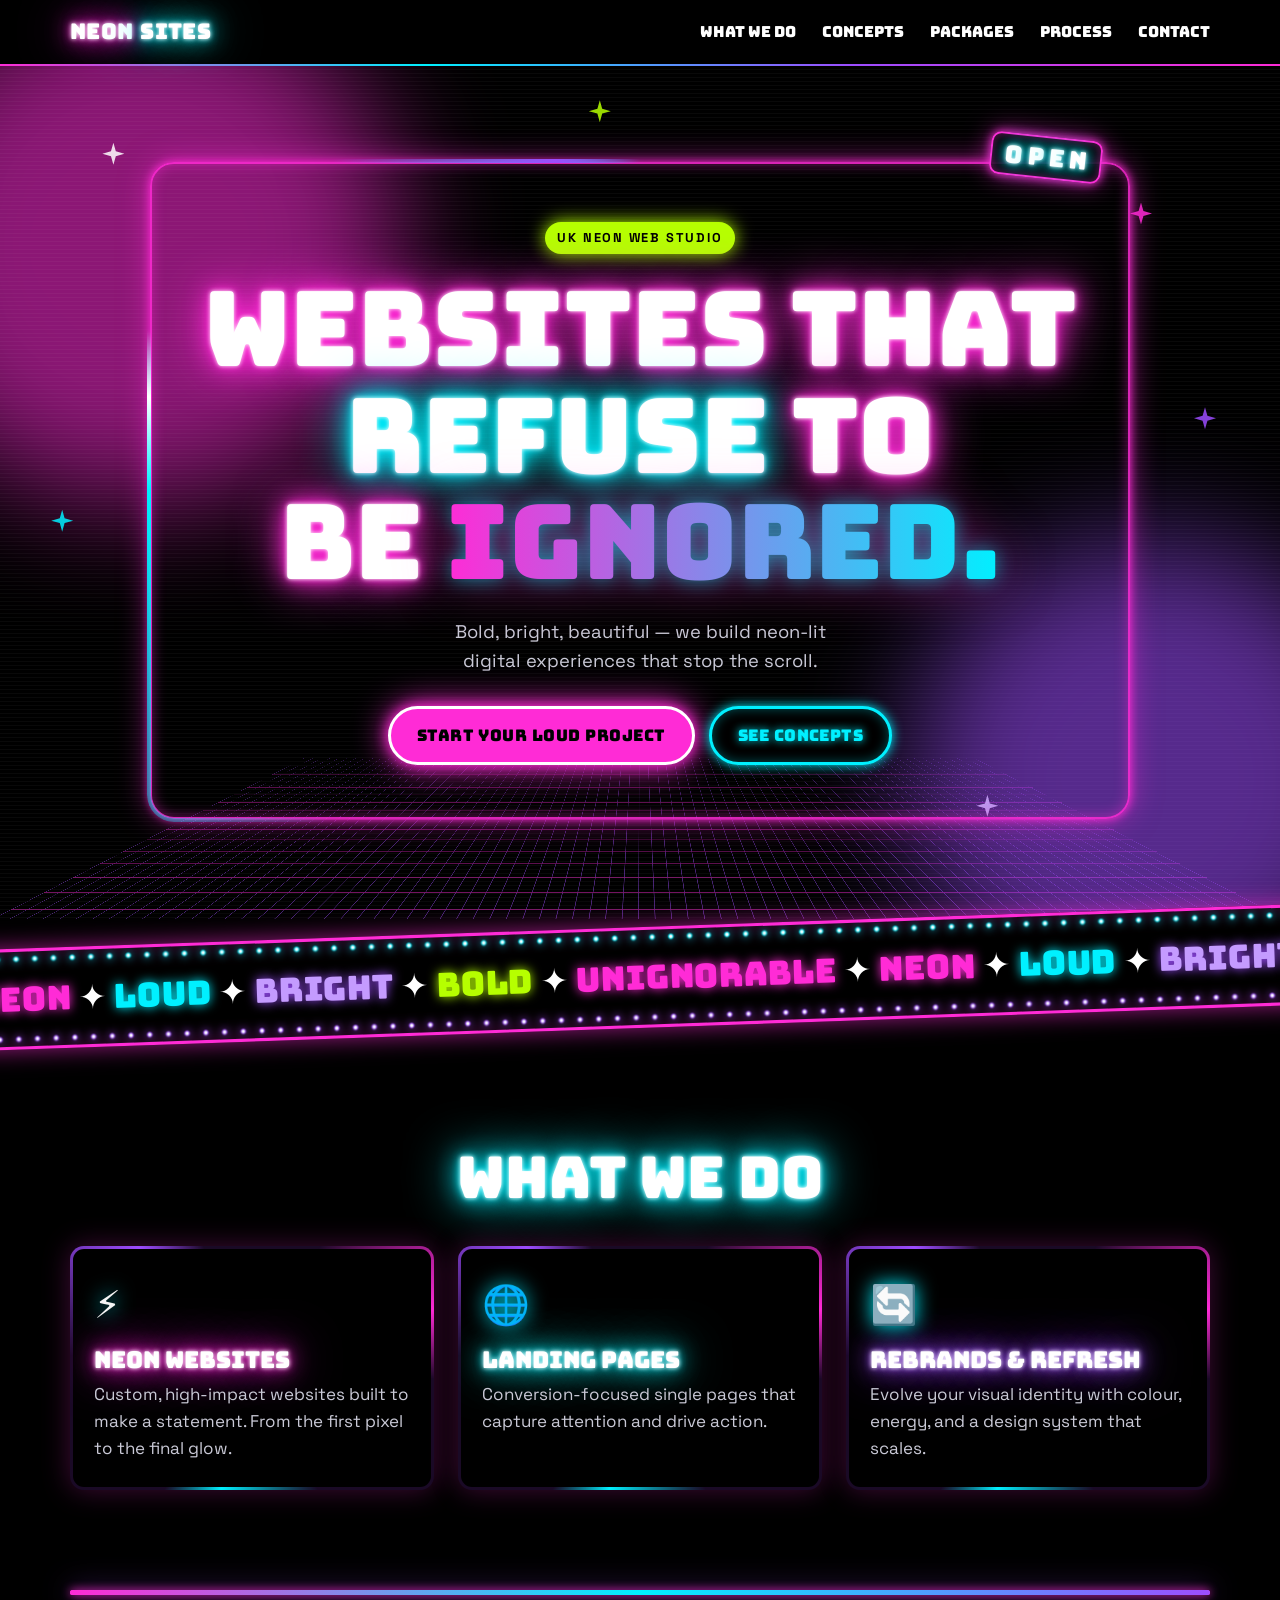
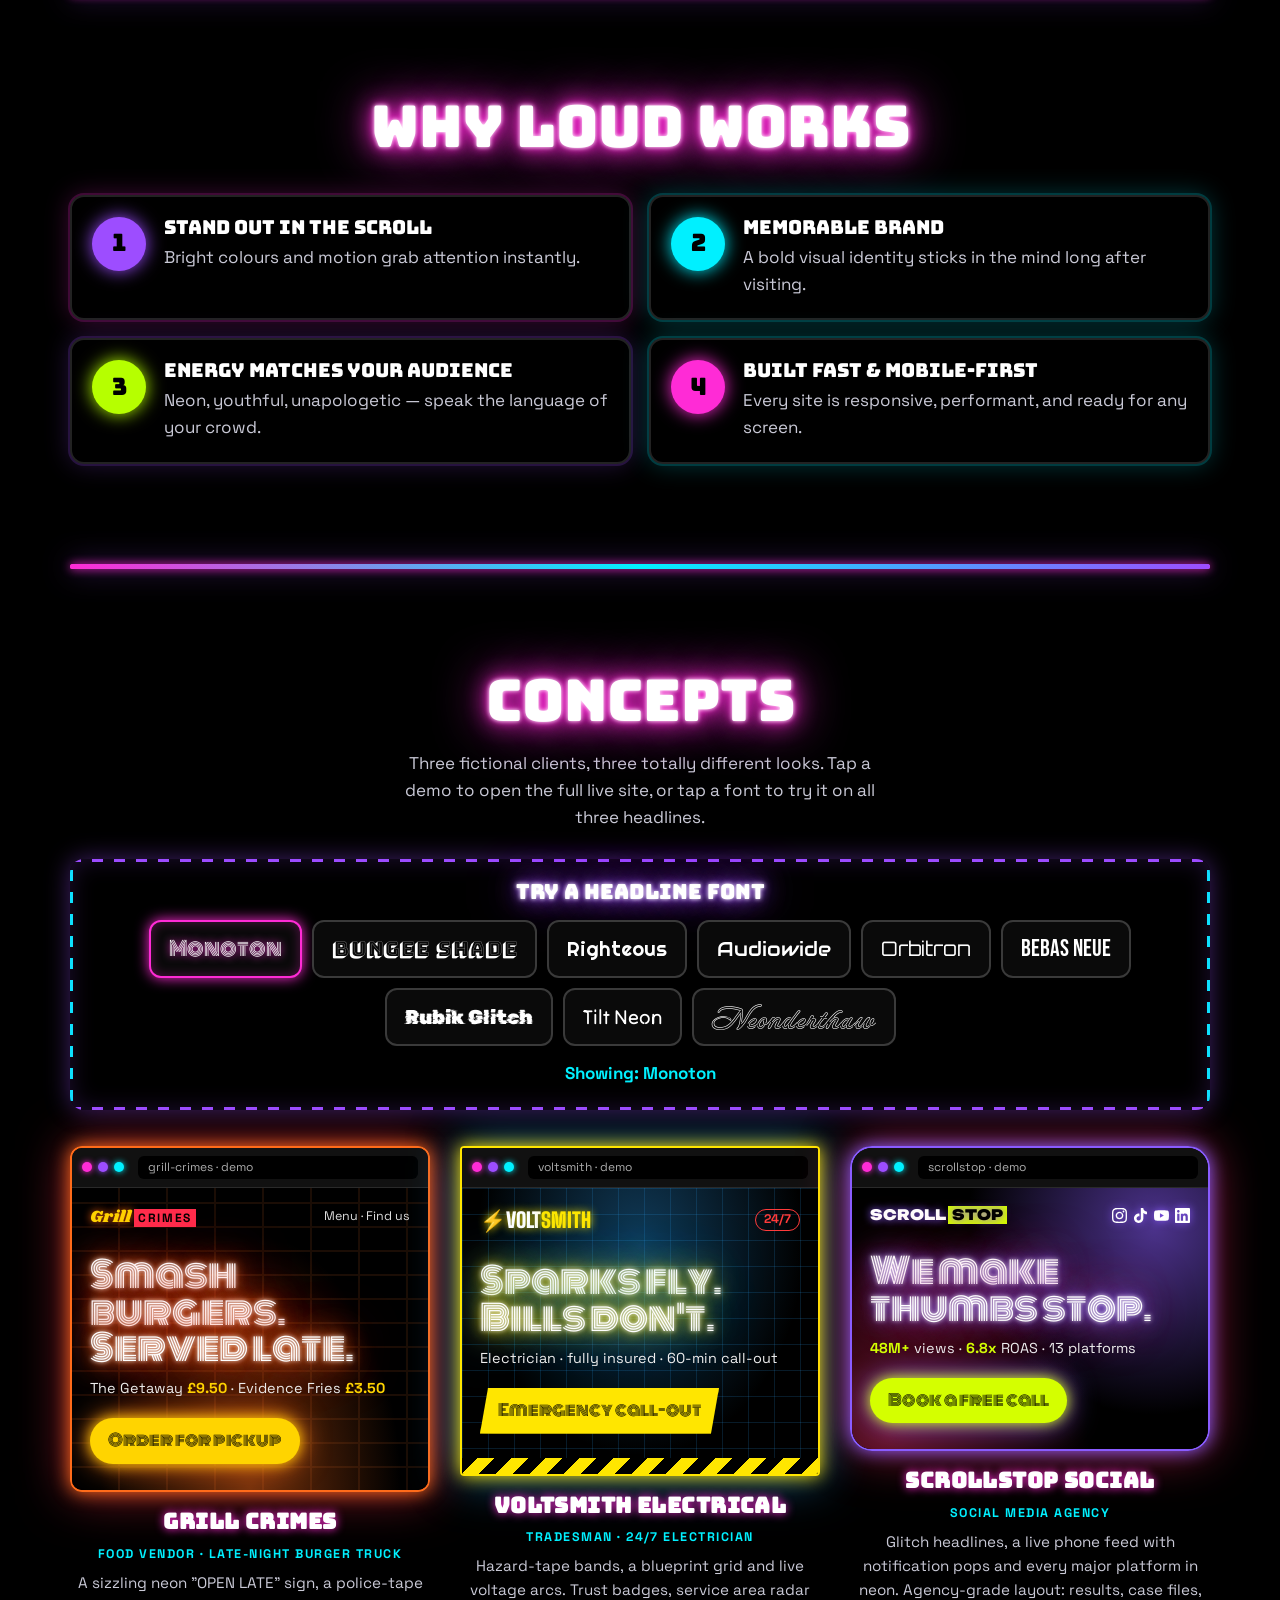
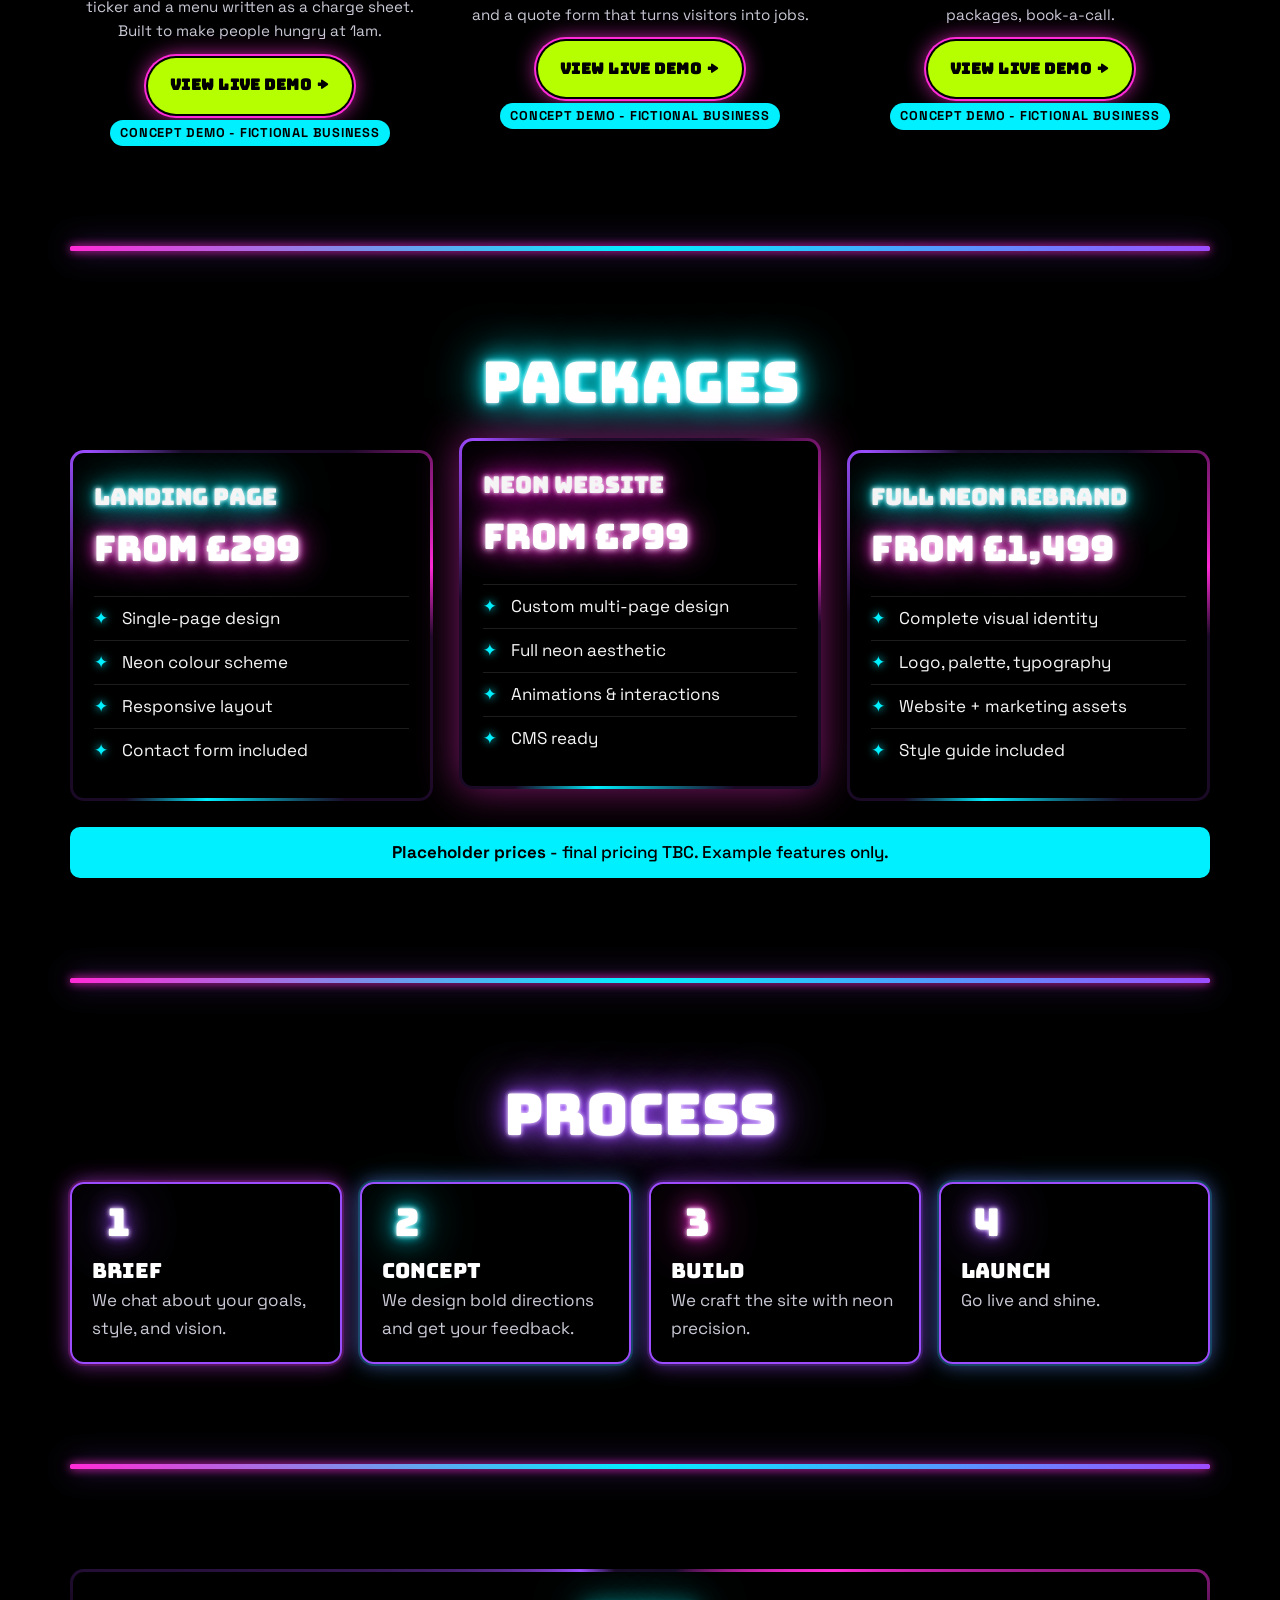
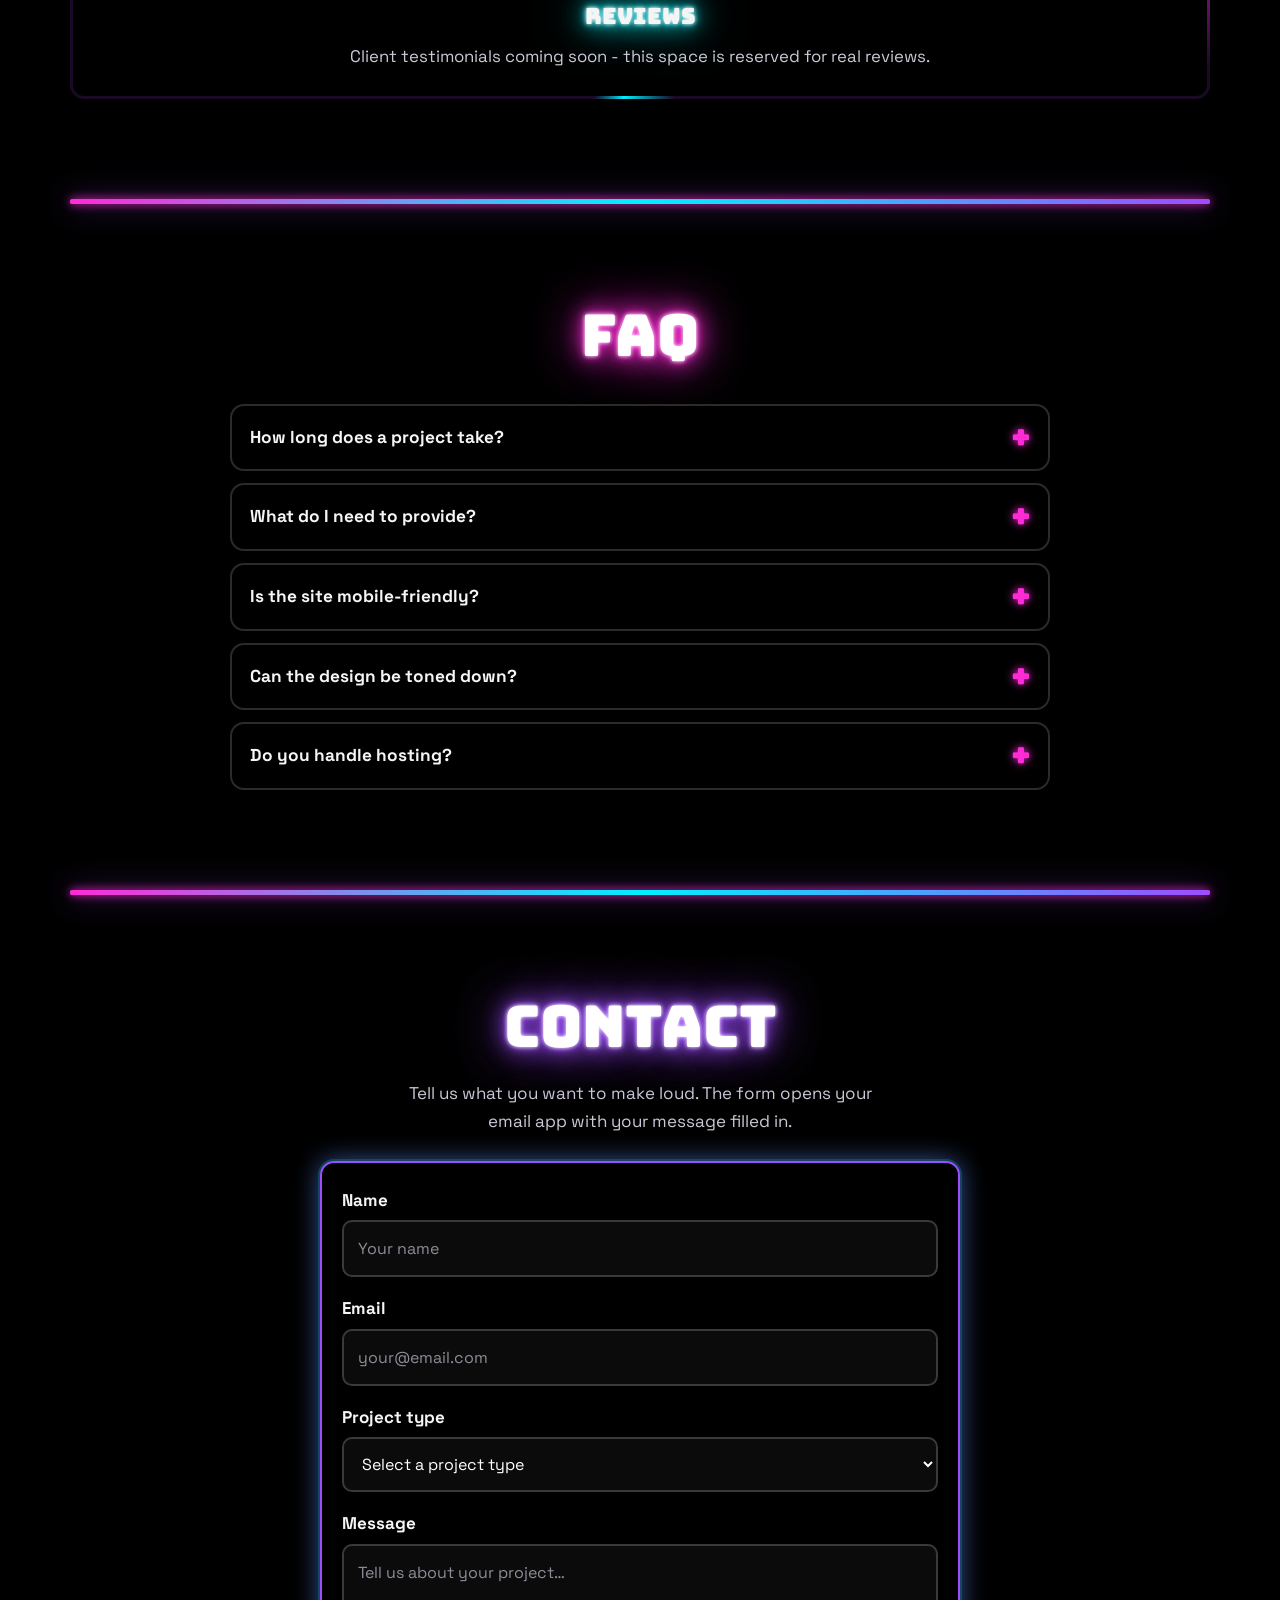
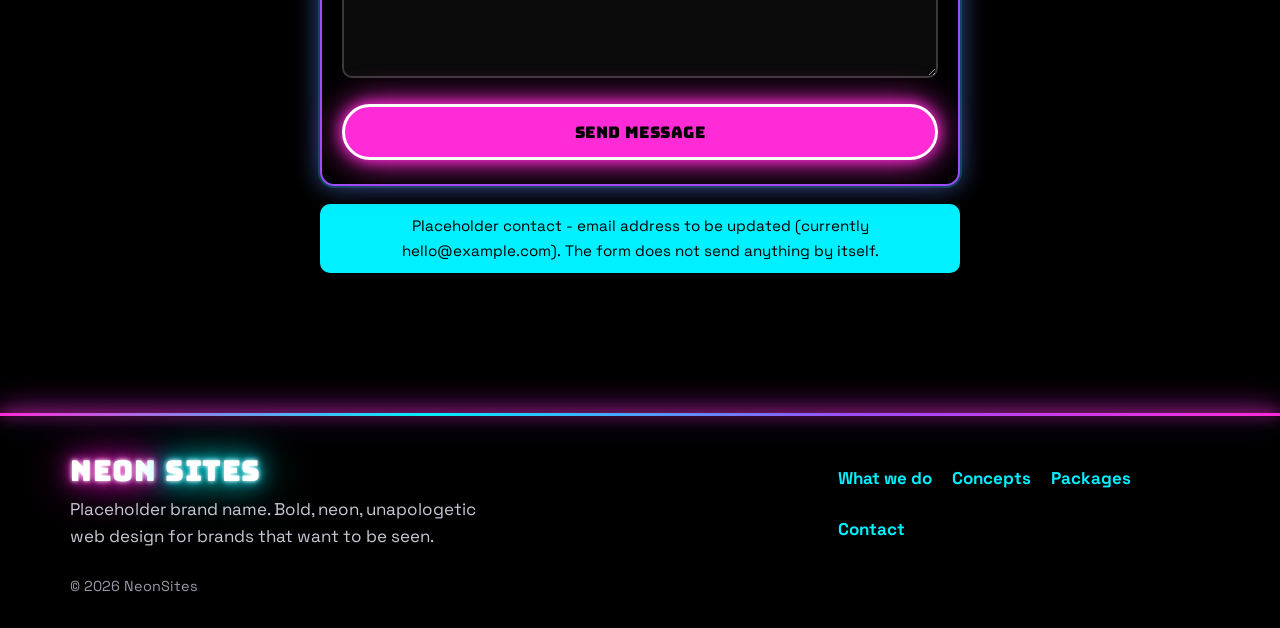
<file: index.html>
<!DOCTYPE html>
<html lang="en">
<head>
  <meta charset="UTF-8">
  <meta name="viewport" content="width=device-width, initial-scale=1.0">
  <meta name="description" content="NeonSites: loud, neon, mobile-first websites and landing pages from the UK.">
  <meta name="theme-color" content="#000000">
  <title>NeonSites — Websites that refuse to be ignored</title>
  <link rel="preconnect" href="https://fonts.googleapis.com">
  <link rel="preconnect" href="https://fonts.gstatic.com" crossorigin>
  <link href="https://fonts.googleapis.com/css2?family=Audiowide&family=Bebas+Neue&family=Big+Shoulders+Display:wght@900&family=Bungee&family=Bungee+Shade&family=Monoton&family=Neonderthaw&family=Orbitron:wght@700;900&family=Righteous&family=Rubik+Glitch&family=Shrikhand&family=Space+Grotesk:wght@400;500;700&family=Tilt+Neon&family=Unbounded:wght@900&display=swap" rel="stylesheet">
  <link rel="stylesheet" href="styles.css">
</head>
<body>
  <!-- Skip link -->
  <a href="#main" class="skip-link" aria-label="Skip to main content">Skip to main content</a>

  <header class="header" aria-label="Site header">
    <div class="container">
      <a href="#main" class="logo" aria-label="NeonSites homepage">
        <span class="logo-a">NEON</span><span class="logo-b">SITES</span>
      </a>
      <button class="menu-toggle" aria-label="Open main navigation" aria-expanded="false" id="menuToggle">
        <span></span>
        <span></span>
        <span></span>
      </button>
      <nav class="nav" aria-label="Main navigation" id="nav">
        <ul>
          <li><a href="#what-we-do" class="nav-link">What we do</a></li>
          <li><a href="#concepts" class="nav-link">Concepts</a></li>
          <li><a href="#packages" class="nav-link">Packages</a></li>
          <li><a href="#process" class="nav-link">Process</a></li>
          <li><a href="#contact" class="nav-link">Contact</a></li>
        </ul>
      </nav>
    </div>
  </header>

  <main id="main" tabindex="-1">
    <!-- Hero -->
    <section class="hero" aria-label="Hero section">
      <div class="hero-fx" aria-hidden="true">
        <span class="grid-floor"></span>
        <span class="scanlines"></span>
        <i class="spark s1"></i><i class="spark s2"></i><i class="spark s3"></i><i class="spark s4"></i><i class="spark s5"></i><i class="spark s6"></i>
      </div>
      <div class="container">
        <div class="hero-frame">
        <span class="frame-chase" aria-hidden="true"></span>
        <div class="open-sign" aria-hidden="true"><span class="os-o">O</span><span class="os-p">P</span><span class="os-e">E</span><span class="os-n">N</span></div>
        <p class="eyebrow">UK neon web studio</p>
        <h1 class="hero-heading">Websites that <span class="flick">refuse</span> to be <span class="hl">ignored.</span></h1>
        <p class="hero-subheading">Bold, bright, beautiful — we build neon-lit digital experiences that stop the scroll.</p>
        <div class="hero-ctas">
          <a href="#contact" class="btn btn-primary pulse">Start your loud project</a>
          <a href="#concepts" class="btn btn-secondary pulse-cyan">See concepts</a>
        </div>
        </div>
      </div>
    </section>

    <!-- Ticker / Marquee -->
    <div class="ticker" aria-hidden="true">
      <div class="ticker-track"><div class="ticker-group"><span>NEON</span> ✦ <span>LOUD</span> ✦ <span>BRIGHT</span> ✦ <span>BOLD</span> ✦ <span>UNIGNORABLE</span> ✦ <span>NEON</span> ✦ <span>LOUD</span> ✦ <span>BRIGHT</span> ✦ <span>BOLD</span> ✦ <span>UNIGNORABLE</span> ✦ </div><div class="ticker-group"><span>NEON</span> ✦ <span>LOUD</span> ✦ <span>BRIGHT</span> ✦ <span>BOLD</span> ✦ <span>UNIGNORABLE</span> ✦ <span>NEON</span> ✦ <span>LOUD</span> ✦ <span>BRIGHT</span> ✦ <span>BOLD</span> ✦ <span>UNIGNORABLE</span> ✦ </div></div>
    </div>

    <!-- What we do -->
    <section class="section" id="what-we-do" aria-label="What we do section">
      <div class="container">
        <h2 class="section-heading" data-text="What we do">What we do</h2>
        <div class="cards">
          <article class="card">
            <div class="card-icon">⚡</div>
            <h3 class="card-heading">Neon websites</h3>
            <p class="card-text">Custom, high-impact websites built to make a statement. From the first pixel to the final glow.</p>
          </article>
          <article class="card">
            <div class="card-icon">🌐</div>
            <h3 class="card-heading">Landing pages</h3>
            <p class="card-text">Conversion-focused single pages that capture attention and drive action.</p>
          </article>
          <article class="card">
            <div class="card-icon">🔄</div>
            <h3 class="card-heading">Rebrands & refresh</h3>
            <p class="card-text">Evolve your visual identity with colour, energy, and a design system that scales.</p>
          </article>
        </div>
      </div>
    </section>

    <div class="neon-strip strip-a" aria-hidden="true"><span></span></div>

    <!-- Why loud works -->
    <section class="section" aria-label="Why loud works section">
      <div class="container">
        <h2 class="section-heading" data-text="Why loud works">Why loud works</h2>
        <div class="why-loud">
          <div class="why-item">
            <span class="why-number">1</span>
            <div>
              <h4 class="why-title">Stand out in the scroll</h4>
              <p class="why-text">Bright colours and motion grab attention instantly.</p>
            </div>
          </div>
          <div class="why-item">
            <span class="why-number">2</span>
            <div>
              <h4 class="why-title">Memorable brand</h4>
              <p class="why-text">A bold visual identity sticks in the mind long after visiting.</p>
            </div>
          </div>
          <div class="why-item">
            <span class="why-number">3</span>
            <div>
              <h4 class="why-title">Energy matches your audience</h4>
              <p class="why-text">Neon, youthful, unapologetic — speak the language of your crowd.</p>
            </div>
          </div>
          <div class="why-item">
            <span class="why-number">4</span>
            <div>
              <h4 class="why-title">Built fast & mobile-first</h4>
              <p class="why-text">Every site is responsive, performant, and ready for any screen.</p>
            </div>
          </div>
        </div>
      </div>
    </section>

    <div class="neon-strip strip-b" aria-hidden="true"><span></span></div>

    <!-- Concepts -->
    <section class="section" id="concepts" aria-label="Concepts section">
      <div class="container">
        <h2 class="section-heading" data-text="Concepts">Concepts</h2>
        <p class="concepts-note">Three fictional clients, three totally different looks. Tap a demo to open the full live site, or tap a font to try it on all three headlines.</p>

        <!-- Font Switcher -->
        <div class="font-switcher">
          <h3 class="font-switcher-heading">Try a headline font</h3>
          <div class="font-chips" role="group" aria-label="Font options">
            <button type="button" class="font-chip" data-font="Monoton" aria-pressed="false" style="font-family: 'Monoton', cursive;">Monoton</button>
            <button type="button" class="font-chip" data-font="Bungee Shade" aria-pressed="false" style="font-family: 'Bungee Shade', cursive;">Bungee Shade</button>
            <button type="button" class="font-chip" data-font="Righteous" aria-pressed="false" style="font-family: 'Righteous', cursive;">Righteous</button>
            <button type="button" class="font-chip" data-font="Audiowide" aria-pressed="false" style="font-family: 'Audiowide', cursive;">Audiowide</button>
            <button type="button" class="font-chip" data-font="Orbitron" aria-pressed="false" style="font-family: 'Orbitron', sans-serif;">Orbitron</button>
            <button type="button" class="font-chip" data-font="Bebas Neue" aria-pressed="false" style="font-family: 'Bebas Neue', cursive;">Bebas Neue</button>
            <button type="button" class="font-chip" data-font="Rubik Glitch" aria-pressed="false" style="font-family: 'Rubik Glitch', cursive;">Rubik Glitch</button>
            <button type="button" class="font-chip" data-font="Tilt Neon" aria-pressed="false" style="font-family: 'Tilt Neon', cursive;">Tilt Neon</button>
            <button type="button" class="font-chip" data-font="Neonderthaw" aria-pressed="false" style="font-family: 'Neonderthaw', cursive;">Neonderthaw</button>
          </div>
          <p class="font-live-caption" aria-live="polite" aria-atomic="true">Showing: <span class="font-live-name">Monoton</span></p>
        </div>

        <div class="concepts-grid">
          <figure class="concept c-food">
            <div class="mock" aria-hidden="true">
              <div class="mock-bar"><i></i><i></i><i></i><span class="mock-url">grill-crimes · demo</span></div>
              <div class="mock-page">
                <div class="mock-nav"><span class="mock-logo"><span class="gc1">Grill</span> <span class="gc2">CRIMES</span></span><span class="mock-links">Menu · Find us</span></div>
                <p class="mock-head">Smash burgers. Served late.</p>
                <p class="mock-sub">The Getaway <b>£9.50</b> · Evidence Fries <b>£3.50</b></p>
                <span class="mock-btn">Order for pickup</span>
              </div>
            </div>
            <figcaption>
              <strong class="concept-name">Grill Crimes</strong>
              <span class="concept-type">Food vendor · late-night burger truck</span>
              <span class="concept-pitch">A sizzling neon "OPEN LATE" sign, a police-tape ticker and a menu written as a charge sheet. Built to make people hungry at 1am.</span>
              <a class="btn btn-demo" href="demos/grill-crimes/">View live demo →</a>
              <span class="tag">Concept demo - fictional business</span>
            </figcaption>
          </figure>
          <figure class="concept c-trade">
            <div class="mock" aria-hidden="true">
              <div class="mock-bar"><i></i><i></i><i></i><span class="mock-url">voltsmith · demo</span></div>
              <div class="mock-page">
                <div class="mock-nav"><span class="mock-logo">⚡VOLT<span class="vs2">SMITH</span></span><span class="mock-links">24/7</span></div>
                <p class="mock-head">Sparks fly. Bills don't.</p>
                <p class="mock-sub">Electrician · fully insured · 60-min call-out</p>
                <span class="mock-btn">Emergency call-out</span>
                <span class="mock-hazard"></span>
              </div>
            </div>
            <figcaption>
              <strong class="concept-name">Voltsmith Electrical</strong>
              <span class="concept-type">Tradesman · 24/7 electrician</span>
              <span class="concept-pitch">Hazard-tape bands, a blueprint grid and live voltage arcs. Trust badges, service area radar and a quote form that turns visitors into jobs.</span>
              <a class="btn btn-demo" href="demos/voltsmith/">View live demo →</a>
              <span class="tag">Concept demo - fictional business</span>
            </figcaption>
          </figure>
          <figure class="concept c-social">
            <div class="mock" aria-hidden="true">
              <div class="mock-bar"><i></i><i></i><i></i><span class="mock-url">scrollstop · demo</span></div>
              <div class="mock-page">
                <div class="mock-nav"><span class="mock-logo">SCROLL<span class="ss2">STOP</span></span><span class="mock-links mini-icons"><svg viewBox="0 0 24 24" class="mini-ic"><path d="M7.0301.084c-1.2768.0602-2.1487.264-2.911.5634-.7888.3075-1.4575.72-2.1228 1.3877-.6652.6677-1.075 1.3368-1.3802 2.127-.2954.7638-.4956 1.6365-.552 2.914-.0564 1.2775-.0689 1.6882-.0626 4.947.0062 3.2586.0206 3.6671.0825 4.9473.061 1.2765.264 2.1482.5635 2.9107.308.7889.72 1.4573 1.388 2.1228.6679.6655 1.3365 1.0743 2.1285 1.38.7632.295 1.6361.4961 2.9134.552 1.2773.056 1.6884.069 4.9462.0627 3.2578-.0062 3.668-.0207 4.9478-.0814 1.28-.0607 2.147-.2652 2.9098-.5633.7889-.3086 1.4578-.72 2.1228-1.3881.665-.6682 1.0745-1.3378 1.3795-2.1284.2957-.7632.4966-1.636.552-2.9124.056-1.2809.0692-1.6898.063-4.948-.0063-3.2583-.021-3.6668-.0817-4.9465-.0607-1.2797-.264-2.1487-.5633-2.9117-.3084-.7889-.72-1.4568-1.3876-2.1228C21.2982 1.33 20.628.9208 19.8378.6165 19.074.321 18.2017.1197 16.9244.0645 15.6471.0093 15.236-.005 11.977.0014 8.718.0076 8.31.0215 7.0301.0839m.1402 21.6932c-1.17-.0509-1.8053-.2453-2.2287-.408-.5606-.216-.96-.4771-1.3819-.895-.422-.4178-.6811-.8186-.9-1.378-.1644-.4234-.3624-1.058-.4171-2.228-.0595-1.2645-.072-1.6442-.079-4.848-.007-3.2037.0053-3.583.0607-4.848.05-1.169.2456-1.805.408-2.2282.216-.5613.4762-.96.895-1.3816.4188-.4217.8184-.6814 1.3783-.9003.423-.1651 1.0575-.3614 2.227-.4171 1.2655-.06 1.6447-.072 4.848-.079 3.2033-.007 3.5835.005 4.8495.0608 1.169.0508 1.8053.2445 2.228.408.5608.216.96.4754 1.3816.895.4217.4194.6816.8176.9005 1.3787.1653.4217.3617 1.056.4169 2.2263.0602 1.2655.0739 1.645.0796 4.848.0058 3.203-.0055 3.5834-.061 4.848-.051 1.17-.245 1.8055-.408 2.2294-.216.5604-.4763.96-.8954 1.3814-.419.4215-.8181.6811-1.3783.9-.4224.1649-1.0577.3617-2.2262.4174-1.2656.0595-1.6448.072-4.8493.079-3.2045.007-3.5825-.006-4.848-.0608M16.953 5.5864A1.44 1.44 0 1 0 18.39 4.144a1.44 1.44 0 0 0-1.437 1.4424M5.8385 12.012c.0067 3.4032 2.7706 6.1557 6.173 6.1493 3.4026-.0065 6.157-2.7701 6.1506-6.1733-.0065-3.4032-2.771-6.1565-6.174-6.1498-3.403.0067-6.156 2.771-6.1496 6.1738M8 12.0077a4 4 0 1 1 4.008 3.9921A3.9996 3.9996 0 0 1 8 12.0077"/></svg><svg viewBox="0 0 24 24" class="mini-ic"><path d="M12.525.02c1.31-.02 2.61-.01 3.91-.02.08 1.53.63 3.09 1.75 4.17 1.12 1.11 2.7 1.62 4.24 1.79v4.03c-1.44-.05-2.89-.35-4.2-.97-.57-.26-1.1-.59-1.62-.93-.01 2.92.01 5.84-.02 8.75-.08 1.4-.54 2.79-1.35 3.94-1.31 1.92-3.58 3.17-5.91 3.21-1.43.08-2.86-.31-4.08-1.03-2.02-1.19-3.44-3.37-3.65-5.71-.02-.5-.03-1-.01-1.49.18-1.9 1.12-3.72 2.58-4.96 1.66-1.44 3.98-2.13 6.15-1.72.02 1.48-.04 2.96-.04 4.44-.99-.32-2.15-.23-3.02.37-.63.41-1.11 1.04-1.36 1.75-.21.51-.15 1.07-.14 1.61.24 1.64 1.82 3.02 3.5 2.87 1.12-.01 2.19-.66 2.77-1.61.19-.33.4-.67.41-1.06.1-1.79.06-3.57.07-5.36.01-4.03-.01-8.05.02-12.07z"/></svg><svg viewBox="0 0 24 24" class="mini-ic"><path d="M23.498 6.186a3.016 3.016 0 0 0-2.122-2.136C19.505 3.545 12 3.545 12 3.545s-7.505 0-9.377.505A3.017 3.017 0 0 0 .502 6.186C0 8.07 0 12 0 12s0 3.93.502 5.814a3.016 3.016 0 0 0 2.122 2.136c1.871.505 9.376.505 9.376.505s7.505 0 9.377-.505a3.015 3.015 0 0 0 2.122-2.136C24 15.93 24 12 24 12s0-3.93-.502-5.814zM9.545 15.568V8.432L15.818 12l-6.273 3.568z"/></svg><svg viewBox="0 0 24 24" class="mini-ic"><path d="M20.447 20.452h-3.554v-5.569c0-1.328-.027-3.037-1.852-3.037-1.853 0-2.136 1.445-2.136 2.939v5.667H9.351V9h3.414v1.561h.046c.477-.9 1.637-1.85 3.37-1.85 3.601 0 4.267 2.37 4.267 5.455v6.286zM5.337 7.433c-1.144 0-2.063-.926-2.063-2.065 0-1.138.92-2.063 2.063-2.063 1.14 0 2.064.925 2.064 2.063 0 1.139-.925 2.065-2.064 2.065zm1.782 13.019H3.555V9h3.564v11.452zM22.225 0H1.771C.792 0 0 .774 0 1.729v20.542C0 23.227.792 24 1.771 24h20.451C23.2 24 24 23.227 24 22.271V1.729C24 .774 23.2 0 22.222 0h.003z"/></svg></span></div>
                <p class="mock-head">We make thumbs stop.</p>
                <p class="mock-sub"><b>48M+</b> views · <b>6.8x</b> ROAS · 13 platforms</p>
                <span class="mock-btn">Book a free call</span>
              </div>
            </div>
            <figcaption>
              <strong class="concept-name">Scrollstop Social</strong>
              <span class="concept-type">Social media agency</span>
              <span class="concept-pitch">Glitch headlines, a live phone feed with notification pops and every major platform in neon. Agency-grade layout: results, case files, packages, book-a-call.</span>
              <a class="btn btn-demo" href="demos/scrollstop/">View live demo →</a>
              <span class="tag">Concept demo - fictional business</span>
            </figcaption>
          </figure>
        </div>
      </div>
    </section>

    <div class="neon-strip strip-c" aria-hidden="true"><span></span></div>

    <!-- Packages -->
    <section class="section" id="packages" aria-label="Packages section">
      <div class="container">
        <h2 class="section-heading" data-text="Packages">Packages</h2>
        <div class="packages">
          <article class="package">
            <div class="package-header">
              <span class="package-name">Landing Page</span>
              <span class="package-price">from £299</span>
            </div>
            <ul class="package-features">
              <li>Single-page design</li>
              <li>Neon colour scheme</li>
              <li>Responsive layout</li>
              <li>Contact form included</li>
            </ul>
          </article>
          <article class="package featured">
            <div class="package-header">
              <span class="package-name">Neon Website</span>
              <span class="package-price">from £799</span>
            </div>
            <ul class="package-features">
              <li>Custom multi-page design</li>
              <li>Full neon aesthetic</li>
              <li>Animations & interactions</li>
              <li>CMS ready</li>
            </ul>
          </article>
          <article class="package">
            <div class="package-header">
              <span class="package-name">Full Neon rebrand</span>
              <span class="package-price">from £1,499</span>
            </div>
            <ul class="package-features">
              <li>Complete visual identity</li>
              <li>Logo, palette, typography</li>
              <li>Website + marketing assets</li>
              <li>Style guide included</li>
            </ul>
          </article>
        </div>
        <p class="packages-note"><strong>Placeholder prices</strong> - final pricing TBC. Example features only.</p>
      </div>
    </section>

    <div class="neon-strip strip-a" aria-hidden="true"><span></span></div>

    <!-- Process -->
    <section class="section" id="process" aria-label="Process section">
      <div class="container">
        <h2 class="section-heading" data-text="Process">Process</h2>
        <ol class="process-steps">
          <li class="step">
            <div class="step-number">1</div>
            <div>
              <h4 class="step-title">Brief</h4>
              <p>We chat about your goals, style, and vision.</p>
            </div>
          </li>
          <li class="step">
            <div class="step-number">2</div>
            <div>
              <h4 class="step-title">Concept</h4>
              <p>We design bold directions and get your feedback.</p>
            </div>
          </li>
          <li class="step">
            <div class="step-number">3</div>
            <div>
              <h4 class="step-title">Build</h4>
              <p>We craft the site with neon precision.</p>
            </div>
          </li>
          <li class="step">
            <div class="step-number">4</div>
            <div>
              <h4 class="step-title">Launch</h4>
              <p>Go live and shine.</p>
            </div>
          </li>
        </ol>
      </div>
    </section>

    <div class="neon-strip strip-b" aria-hidden="true"><span></span></div>

    <!-- Social proof -->
    <section class="section" aria-label="Social proof section">
      <div class="container">
        <div class="social-proof"><p class="sp-label">Reviews</p>
          <p class="social-proof-text">Client testimonials coming soon - this space is reserved for real reviews.</p>
        </div>
      </div>
    </section>

    <div class="neon-strip strip-c" aria-hidden="true"><span></span></div>

    <!-- FAQ -->
    <section class="section" aria-label="FAQ section">
      <div class="container">
        <h2 class="section-heading" data-text="FAQ">FAQ</h2>
        <div class="faq">
          <details class="faq-item">
            <summary class="faq-question">How long does a project take?</summary>
            <p class="faq-answer">Placeholder answer: timelines depend on scope. A landing page is usually much quicker than a full multi-page site or rebrand; you will get a timeline with your quote.</p>
          </details>
          <details class="faq-item">
            <summary class="faq-question">What do I need to provide?</summary>
            <p class="faq-answer">Your brand basics, content, logo files (if any), and a general idea of the style you love.</p>
          </details>
          <details class="faq-item">
            <summary class="faq-question">Is the site mobile-friendly?</summary>
            <p class="faq-answer">Every site we build is mobile-first and fully responsive.</p>
          </details>
          <details class="faq-item">
            <summary class="faq-question">Can the design be toned down?</summary>
            <p class="faq-answer">Absolutely. We can dial the neon back to subtlety while keeping the bold structure.</p>
          </details>
          <details class="faq-item">
            <summary class="faq-question">Do you handle hosting?</summary>
            <p class="faq-answer">We can coordinate deployment and hosting, or work with your preferred provider.</p>
          </details>
        </div>
      </div>
    </section>

    <div class="neon-strip strip-a" aria-hidden="true"><span></span></div>

    <!-- Contact -->
    <section class="section" id="contact" aria-label="Contact section">
      <div class="container">
        <h2 class="section-heading" data-text="Contact">Contact</h2>
        <p class="contact-lead">Tell us what you want to make loud. The form opens your email app with your message filled in.</p>
        <form class="contact-form" action="mailto:hello@example.com" method="post" enctype="text/plain" aria-label="Contact form">
          <div class="form-group">
            <label for="name" class="form-label">Name</label>
            <input type="text" id="name" name="name" class="form-input" required aria-required="true" placeholder="Your name">
          </div>
          <div class="form-group">
            <label for="email" class="form-label">Email</label>
            <input type="email" id="email" name="email" class="form-input" required aria-required="true" placeholder="your@email.com">
          </div>
          <div class="form-group">
            <label for="project-type" class="form-label">Project type</label>
            <select id="project-type" name="project-type" class="form-select" aria-label="Project type">
              <option value="" disabled selected>Select a project type</option>
              <option value="landing-page">Landing Page</option>
              <option value="neon-website">Neon Website</option>
              <option value="full-rebrand">Full Neon Rebrand</option>
              <option value="other">Other</option>
            </select>
          </div>
          <div class="form-group">
            <label for="message" class="form-label">Message</label>
            <textarea id="message" name="message" class="form-textarea" rows="4" placeholder="Tell us about your project…" aria-required="false"></textarea>
          </div>
          <button type="submit" class="btn btn-primary btn-full pulse">Send message</button>
        </form>
        <p class="contact-note">Placeholder contact - email address to be updated (currently hello@example.com). The form does not send anything by itself.</p>
      </div>
    </section>
  </main>

  <footer class="footer" aria-label="Site footer">
    <div class="container">
      <div class="footer-brand">
        <a href="#main" class="footer-logo" aria-label="NeonSites homepage"><span class="logo-a">NEON</span><span class="logo-b">SITES</span></a>
        <p class="footer-desc">Placeholder brand name. Bold, neon, unapologetic web design for brands that want to be seen.</p>
      </div>
      <nav class="footer-nav" aria-label="Footer navigation">
        <ul>
          <li><a href="#what-we-do">What we do</a></li>
          <li><a href="#concepts">Concepts</a></li>
          <li><a href="#packages">Packages</a></li>
          <li><a href="#contact">Contact</a></li>
        </ul>
      </nav>
      <p class="footer-copyright">© 2026 NeonSites</p>
    </div>
  </footer>

  <script src="script.js"></script>
</body>
</html>
</file>
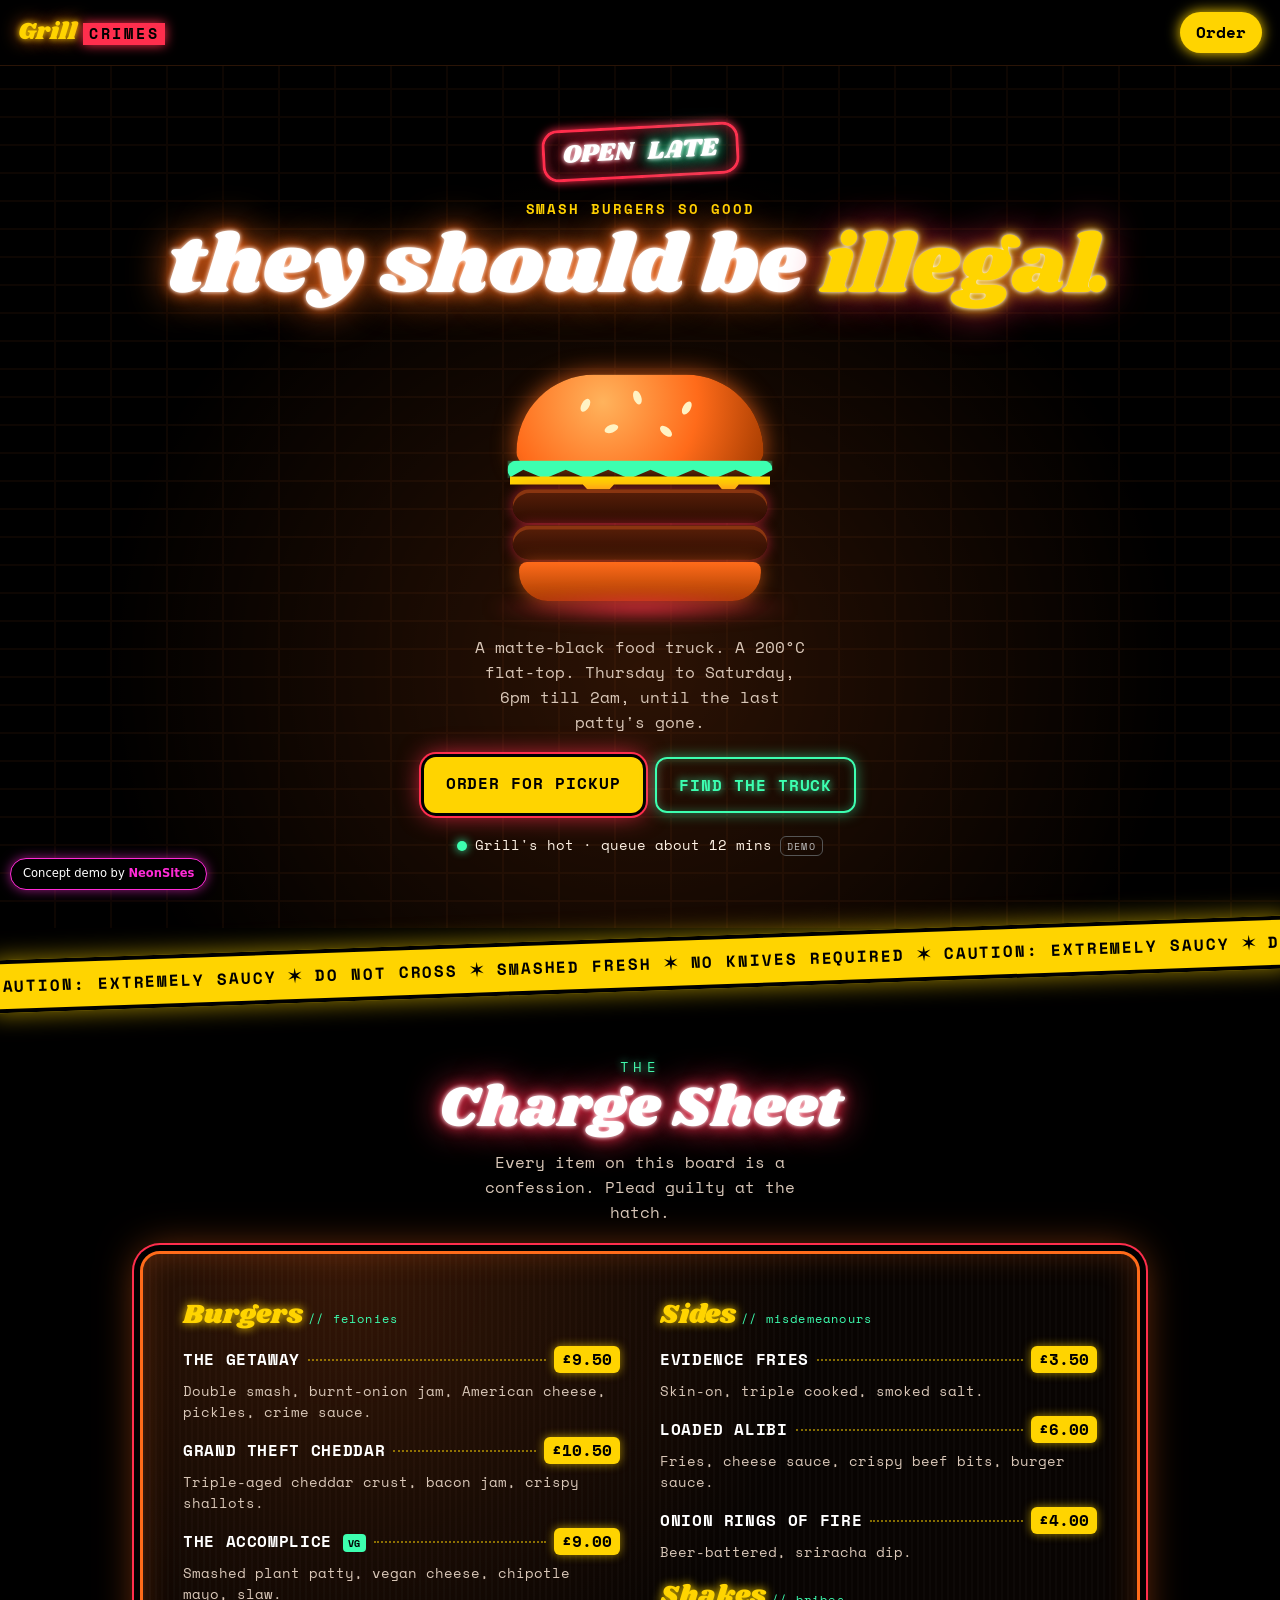
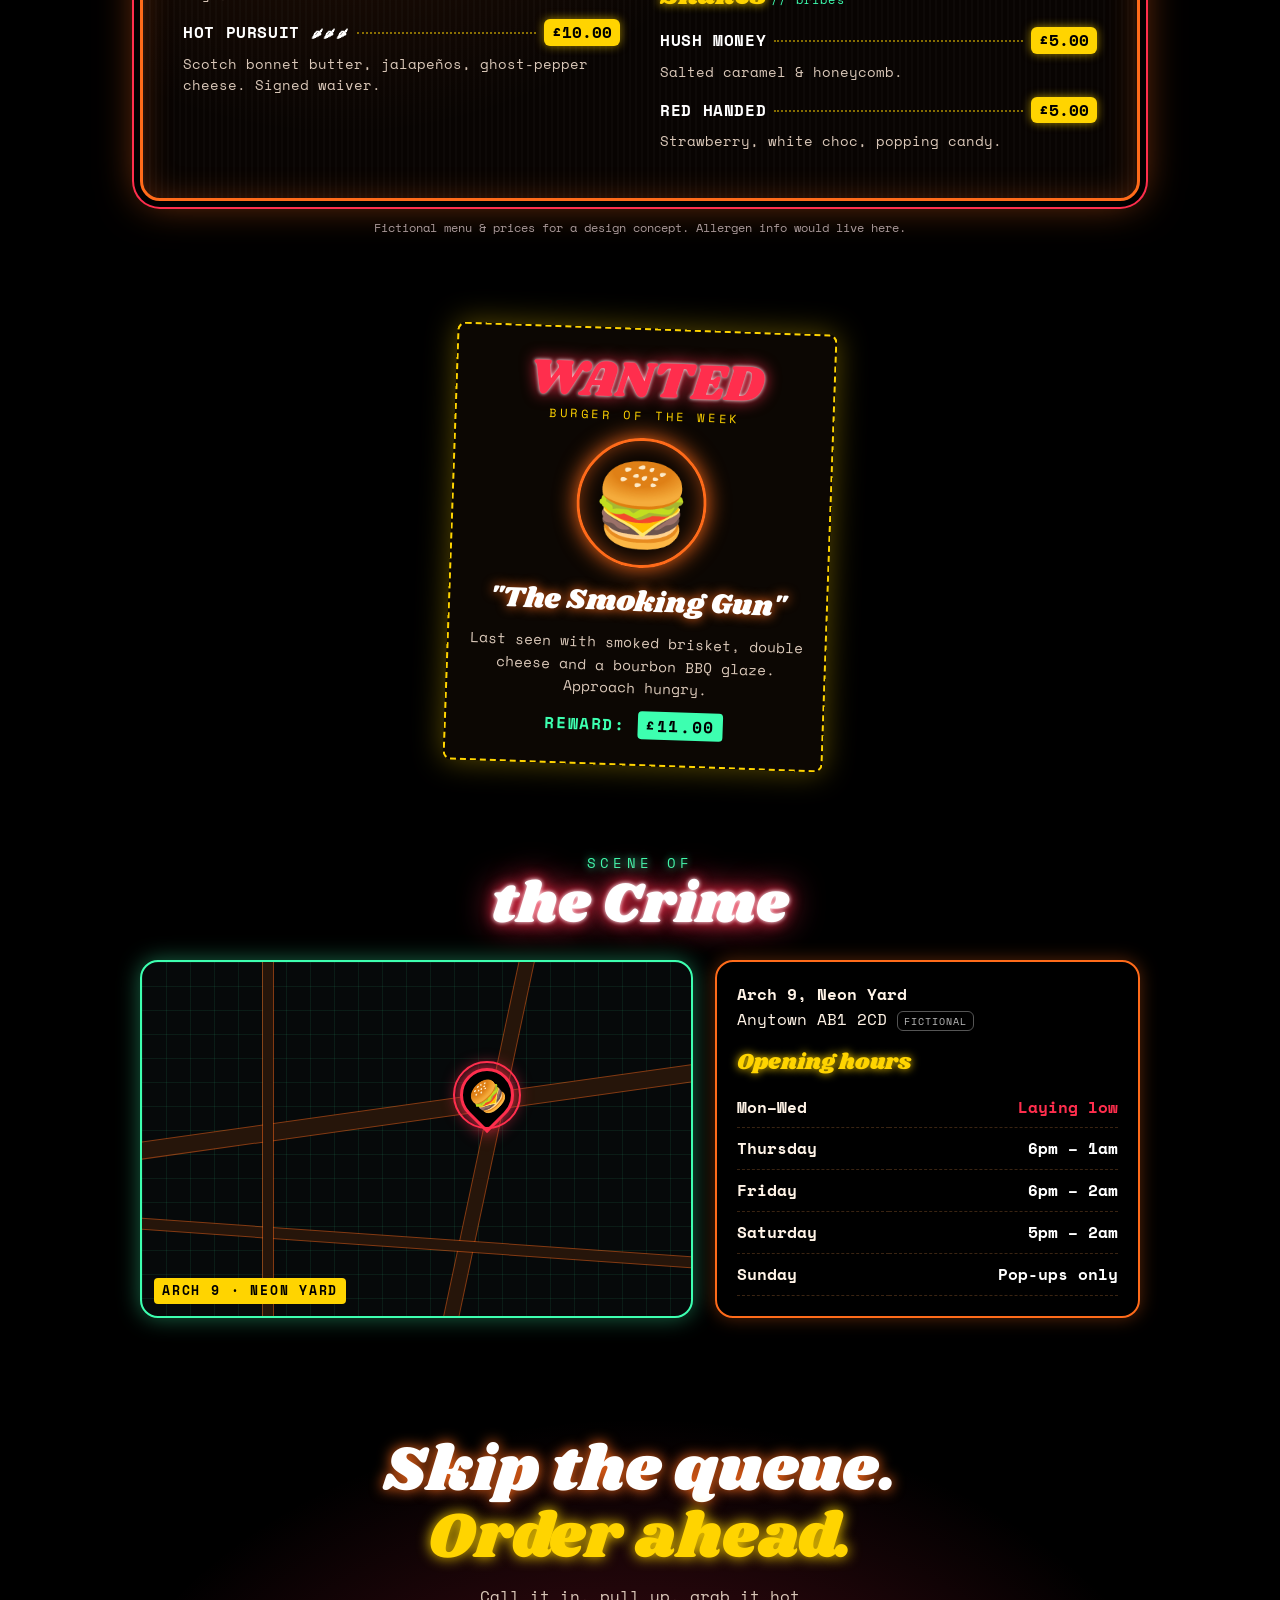
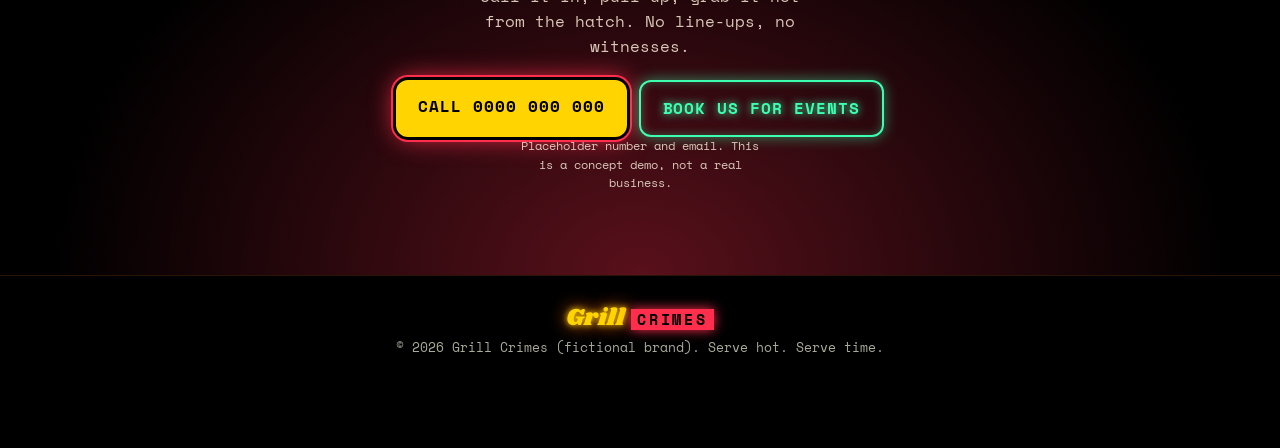
<file: demos/grill-crimes/index.html>
<!DOCTYPE html>
<html lang="en">
<head>
<meta charset="UTF-8">
<meta name="viewport" content="width=device-width, initial-scale=1.0">
<meta name="theme-color" content="#000000">
<meta name="description" content="GRILL CRIMES: a fictional late-night smash burger truck. Concept demo by NeonSites.">
<title>GRILL CRIMES — Late-night smash burgers (concept demo)</title>
<link rel="preconnect" href="https://fonts.googleapis.com">
<link rel="preconnect" href="https://fonts.gstatic.com" crossorigin>
<link href="https://fonts.googleapis.com/css2?family=Shrikhand&family=Space+Mono:wght@400;700&display=swap" rel="stylesheet">
<link rel="stylesheet" href="style.css">
</head>
<body>
<a class="skip" href="#menu">Skip to the menu</a>

<header class="top">
  <a href="#" class="brand" aria-label="Grill Crimes home"><span class="b1">Grill</span><span class="b2">CRIMES</span></a>
  <a href="#order" class="top-cta">Order</a>
</header>

<main>
  <!-- HERO: neon sign + sizzling burger -->
  <section class="hero">
    <div class="brick" aria-hidden="true"></div>
    <div class="sign" aria-hidden="true">
      <span class="tube t-open">OPEN</span><span class="tube t-late">LATE</span>
    </div>
    <h1 class="hero-title">
      <span class="ht-small">Smash burgers so good</span>
      <span class="ht-big">they should be <em>illegal.</em></span>
    </h1>
    <div class="burger" aria-hidden="true">
      <span class="steam s1"></span><span class="steam s2"></span><span class="steam s3"></span>
      <span class="bun-top"><i></i><i></i><i></i><i></i><i></i></span>
      <span class="lettuce"></span>
      <span class="cheese"></span>
      <span class="patty"></span>
      <span class="patty p2"></span>
      <span class="bun-bottom"></span>
      <span class="grill-glow"></span>
    </div>
    <p class="hero-sub">A matte-black food truck. A 200°C flat-top. Thursday to Saturday, 6pm till 2am, until the last patty's gone.</p>
    <div class="hero-ctas">
      <a href="#order" class="btn btn-hot">Order for pickup</a>
      <a href="#find" class="btn btn-line">Find the truck</a>
    </div>
    <p class="status" aria-label="Live status (demo)"><span class="dot"></span> Grill's hot · queue about 12 mins <span class="demo-tag">demo</span></p>
  </section>

  <!-- Police-tape ticker -->
  <div class="tape" aria-hidden="true">
    <div class="tape-track">
      <span>CAUTION: EXTREMELY SAUCY ✶ DO NOT CROSS ✶ SMASHED FRESH ✶ NO KNIVES REQUIRED ✶ CAUTION: EXTREMELY SAUCY ✶ DO NOT CROSS ✶ SMASHED FRESH ✶ NO KNIVES REQUIRED ✶ </span><span>CAUTION: EXTREMELY SAUCY ✶ DO NOT CROSS ✶ SMASHED FRESH ✶ NO KNIVES REQUIRED ✶ CAUTION: EXTREMELY SAUCY ✶ DO NOT CROSS ✶ SMASHED FRESH ✶ NO KNIVES REQUIRED ✶ </span>
    </div>
  </div>

  <!-- MENU: "The Charge Sheet" -->
  <section class="menu" id="menu">
    <h2 class="sec-title"><span>The</span> Charge Sheet</h2>
    <p class="sec-lede">Every item on this board is a confession. Plead guilty at the hatch.</p>

    <div class="board">
      <div class="board-col">
        <h3 class="cat">Burgers <small>// felonies</small></h3>
        <ul class="items">
          <li><span class="it-name">The Getaway</span><span class="dots"></span><span class="price">£9.50</span><span class="it-desc">Double smash, burnt-onion jam, American cheese, pickles, crime sauce.</span></li>
          <li><span class="it-name">Grand Theft Cheddar</span><span class="dots"></span><span class="price">£10.50</span><span class="it-desc">Triple-aged cheddar crust, bacon jam, crispy shallots.</span></li>
          <li><span class="it-name">The Accomplice <b class="veg">VG</b></span><span class="dots"></span><span class="price">£9.00</span><span class="it-desc">Smashed plant patty, vegan cheese, chipotle mayo, slaw.</span></li>
          <li><span class="it-name">Hot Pursuit <b class="hot">🌶🌶🌶</b></span><span class="dots"></span><span class="price">£10.00</span><span class="it-desc">Scotch bonnet butter, jalapeños, ghost-pepper cheese. Signed waiver.</span></li>
        </ul>
      </div>
      <div class="board-col">
        <h3 class="cat">Sides <small>// misdemeanours</small></h3>
        <ul class="items">
          <li><span class="it-name">Evidence Fries</span><span class="dots"></span><span class="price">£3.50</span><span class="it-desc">Skin-on, triple cooked, smoked salt.</span></li>
          <li><span class="it-name">Loaded Alibi</span><span class="dots"></span><span class="price">£6.00</span><span class="it-desc">Fries, cheese sauce, crispy beef bits, burger sauce.</span></li>
          <li><span class="it-name">Onion Rings of Fire</span><span class="dots"></span><span class="price">£4.00</span><span class="it-desc">Beer-battered, sriracha dip.</span></li>
        </ul>
        <h3 class="cat">Shakes <small>// bribes</small></h3>
        <ul class="items">
          <li><span class="it-name">Hush Money</span><span class="dots"></span><span class="price">£5.00</span><span class="it-desc">Salted caramel &amp; honeycomb.</span></li>
          <li><span class="it-name">Red Handed</span><span class="dots"></span><span class="price">£5.00</span><span class="it-desc">Strawberry, white choc, popping candy.</span></li>
        </ul>
      </div>
    </div>
    <p class="menu-note">Fictional menu &amp; prices for a design concept. Allergen info would live here.</p>
  </section>

  <!-- WANTED poster -->
  <section class="wanted-wrap">
    <article class="wanted">
      <p class="w-top">WANTED</p>
      <p class="w-sub">Burger of the week</p>
      <div class="w-mug" aria-hidden="true">🍔</div>
      <h2 class="w-name">"The Smoking Gun"</h2>
      <p class="w-desc">Last seen with smoked brisket, double cheese and a bourbon BBQ glaze. Approach hungry.</p>
      <p class="w-reward">REWARD: <strong>£11.00</strong></p>
    </article>
  </section>

  <!-- FIND US -->
  <section class="find" id="find">
    <h2 class="sec-title"><span>Scene of</span> the Crime</h2>
    <div class="find-grid">
      <div class="map" role="img" aria-label="Stylised map showing the truck at Arch 9, Neon Yard (fictional)">
        <span class="road r1"></span><span class="road r2"></span><span class="road r3"></span><span class="road r4"></span>
        <span class="pin"><span class="pin-ring"></span>🍔</span>
        <span class="map-label">ARCH 9 · NEON YARD</span>
      </div>
      <div class="hours">
        <p class="addr"><strong>Arch 9, Neon Yard</strong><br>Anytown AB1 2CD <span class="demo-tag">fictional</span></p>
        <table class="hrs">
          <caption>Opening hours</caption>
          <tr><th>Mon–Wed</th><td class="closed">Laying low</td></tr>
          <tr><th>Thursday</th><td>6pm – 1am</td></tr>
          <tr><th>Friday</th><td>6pm – 2am</td></tr>
          <tr><th>Saturday</th><td>5pm – 2am</td></tr>
          <tr><th>Sunday</th><td>Pop-ups only</td></tr>
        </table>
      </div>
    </div>
  </section>

  <!-- ORDER CTA -->
  <section class="order" id="order">
    <h2 class="order-title">Skip the queue.<br><em>Order ahead.</em></h2>
    <p>Call it in, pull up, grab it hot from the hatch. No line-ups, no witnesses.</p>
    <div class="hero-ctas">
      <a href="tel:0000000000" class="btn btn-hot">Call 0000 000 000</a>
      <a href="mailto:hello@example.com?subject=Grill%20Crimes%20catering" class="btn btn-line">Book us for events</a>
    </div>
    <p class="menu-note">Placeholder number and email. This is a concept demo, not a real business.</p>
  </section>
</main>

<footer class="foot">
  <p class="brand foot-brand"><span class="b1">Grill</span><span class="b2">CRIMES</span></p>
  <p>© 2026 Grill Crimes (fictional brand). Serve hot. Serve time.</p>
</footer>

<a class="nr-badge" href="../../index.html#concepts">Concept demo by <strong>NeonSites</strong></a>
<script src="script.js"></script>
</body>
</html>
</file>
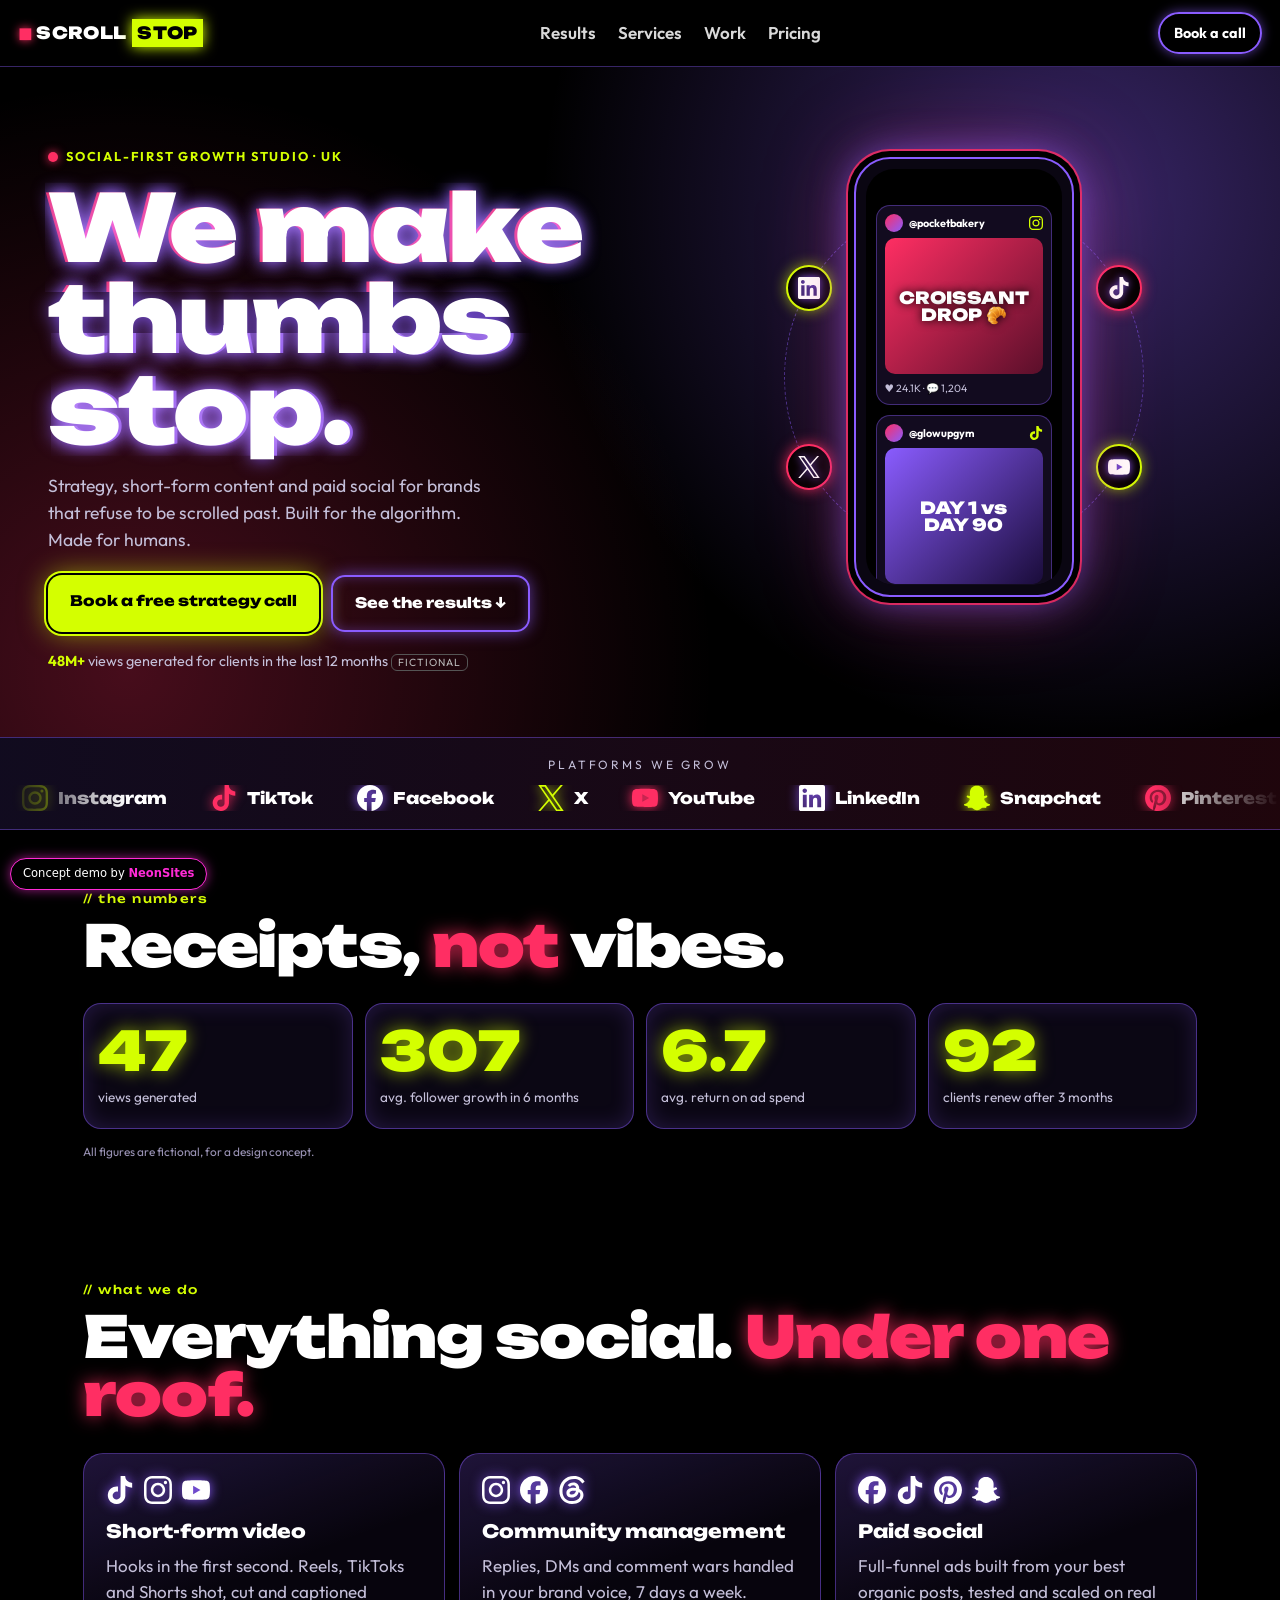
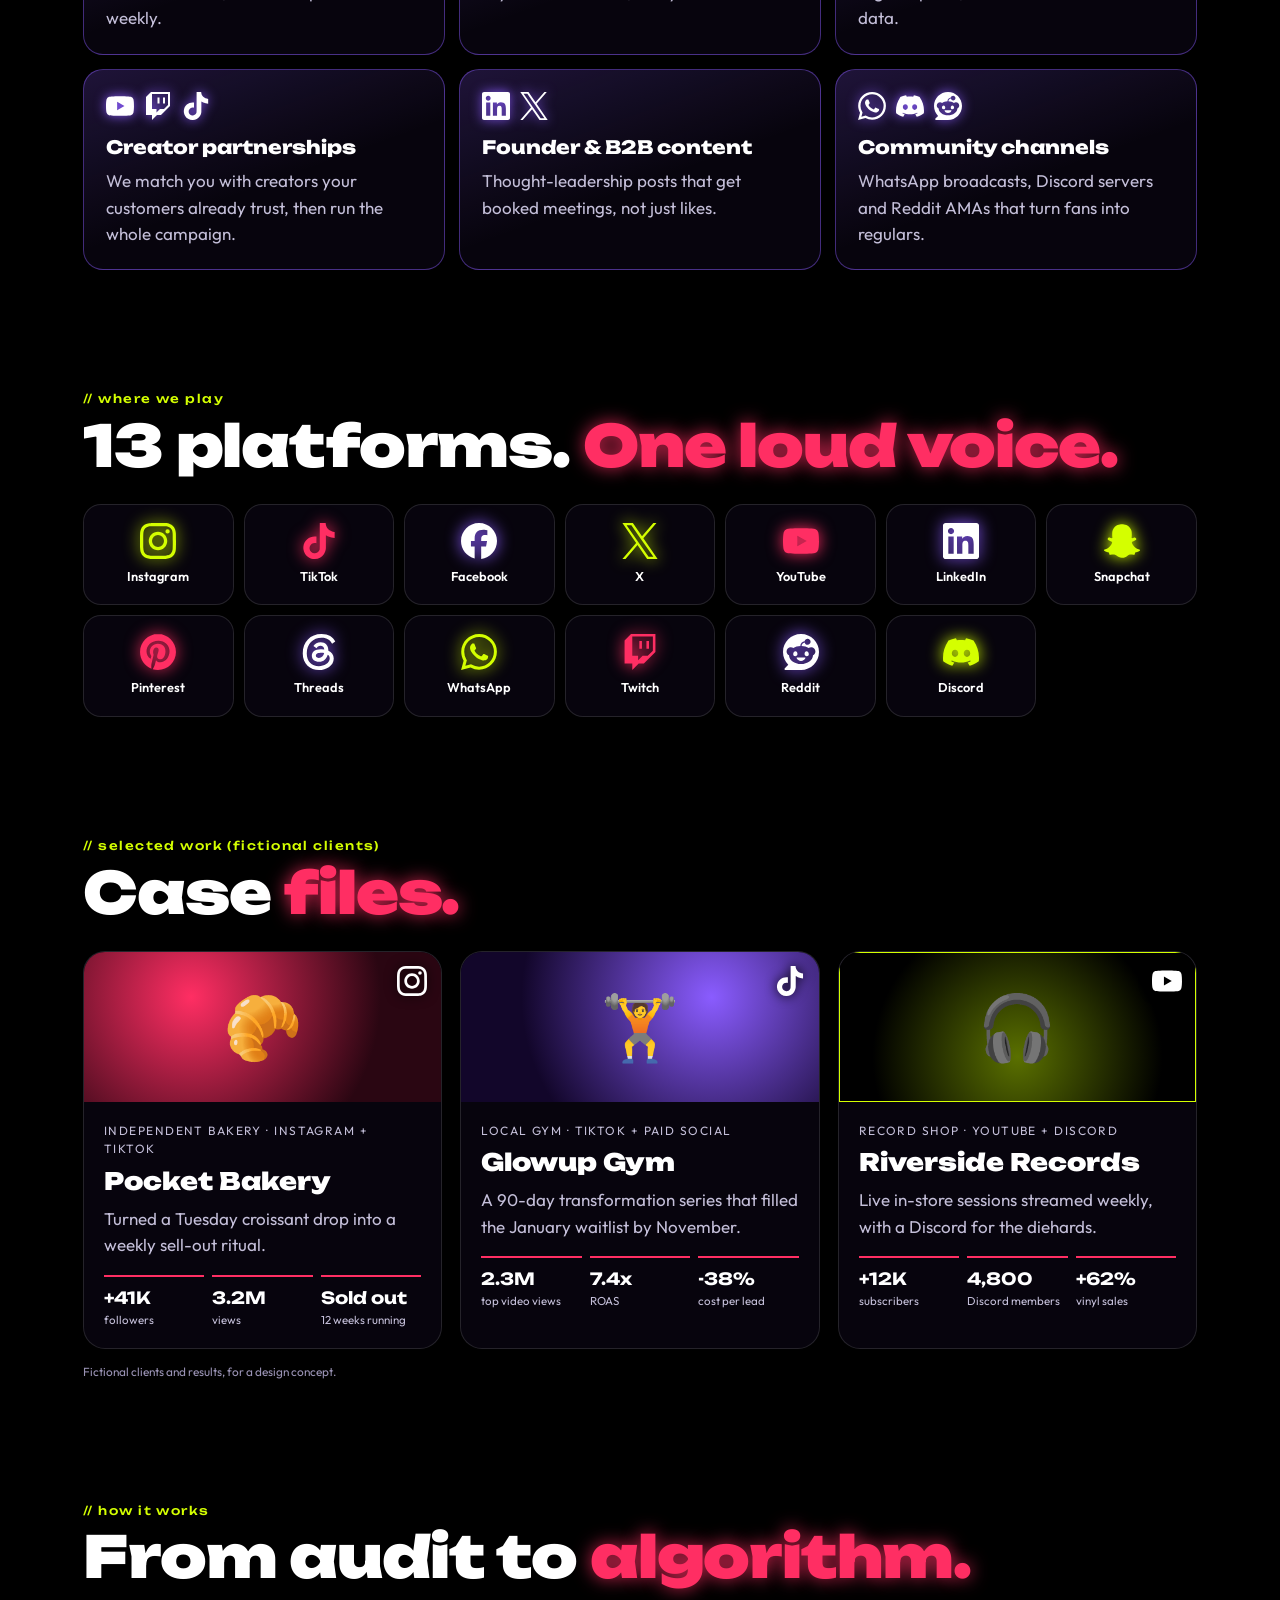
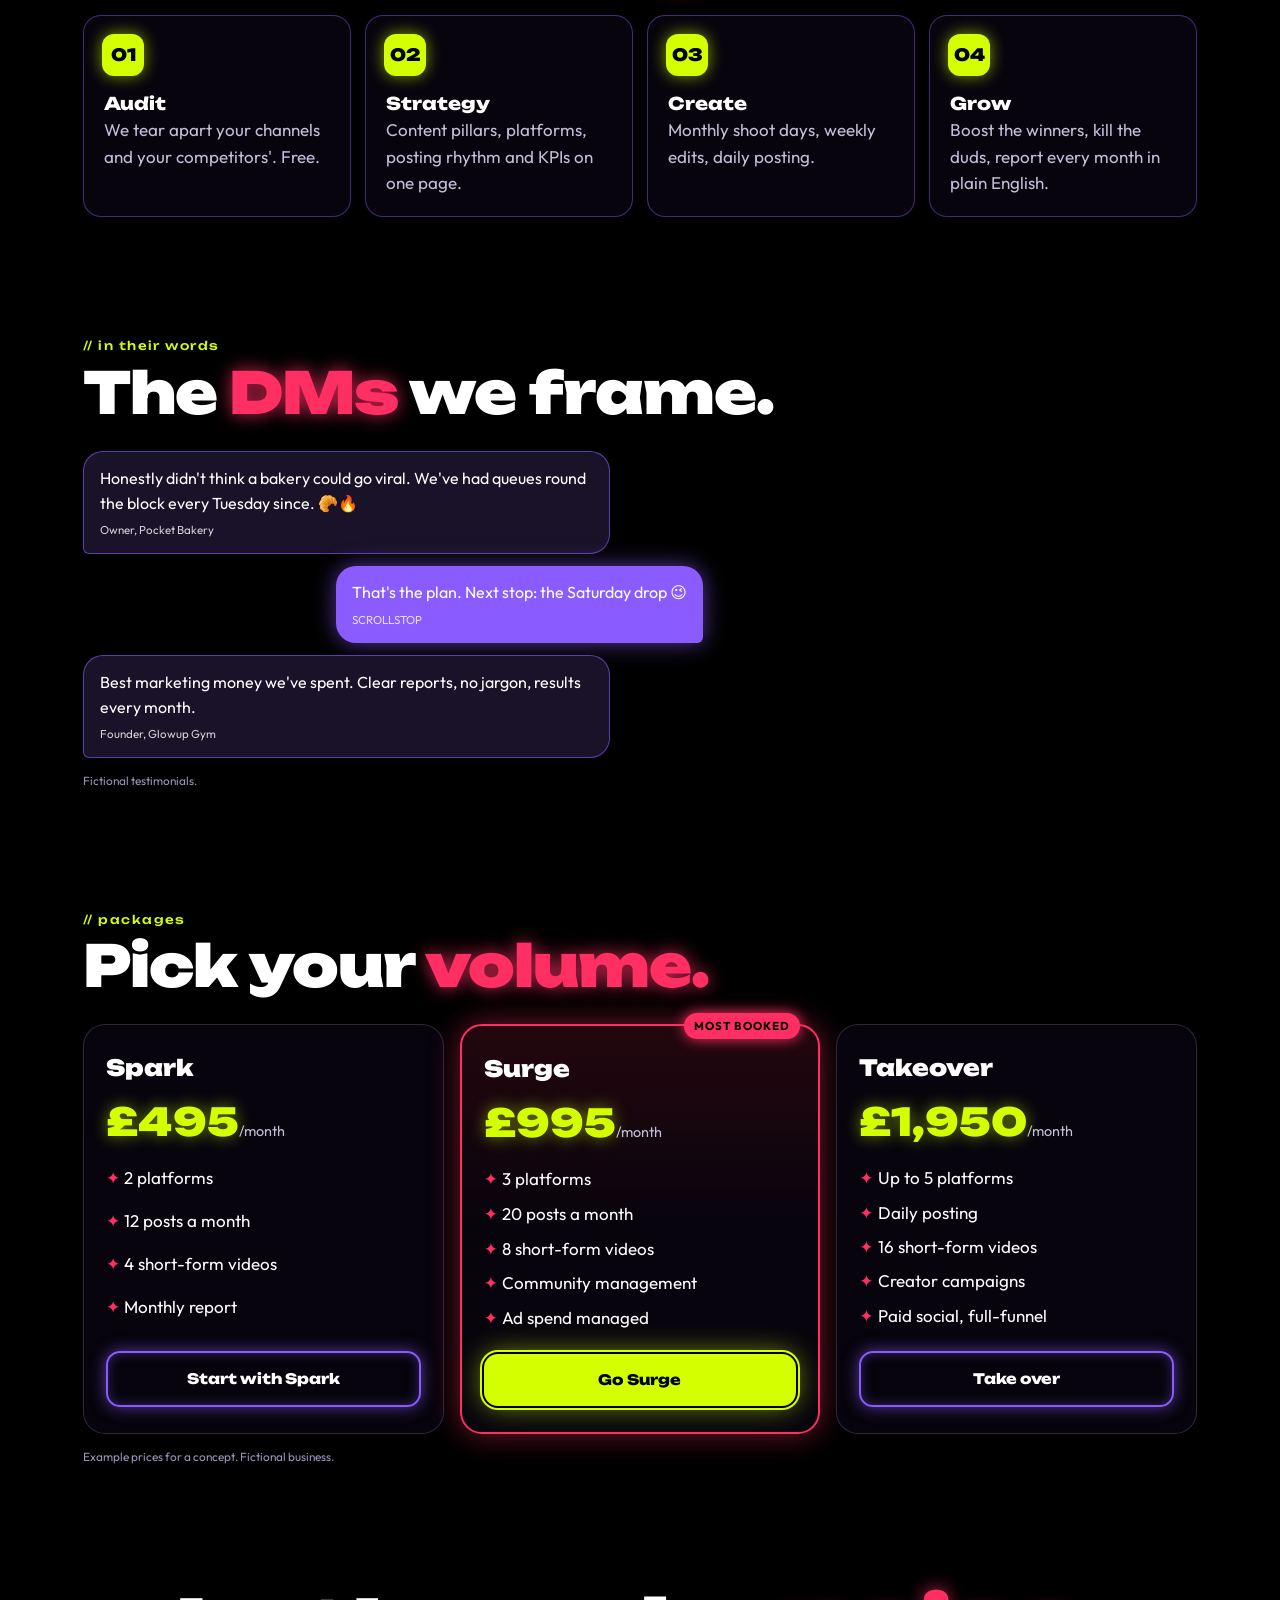
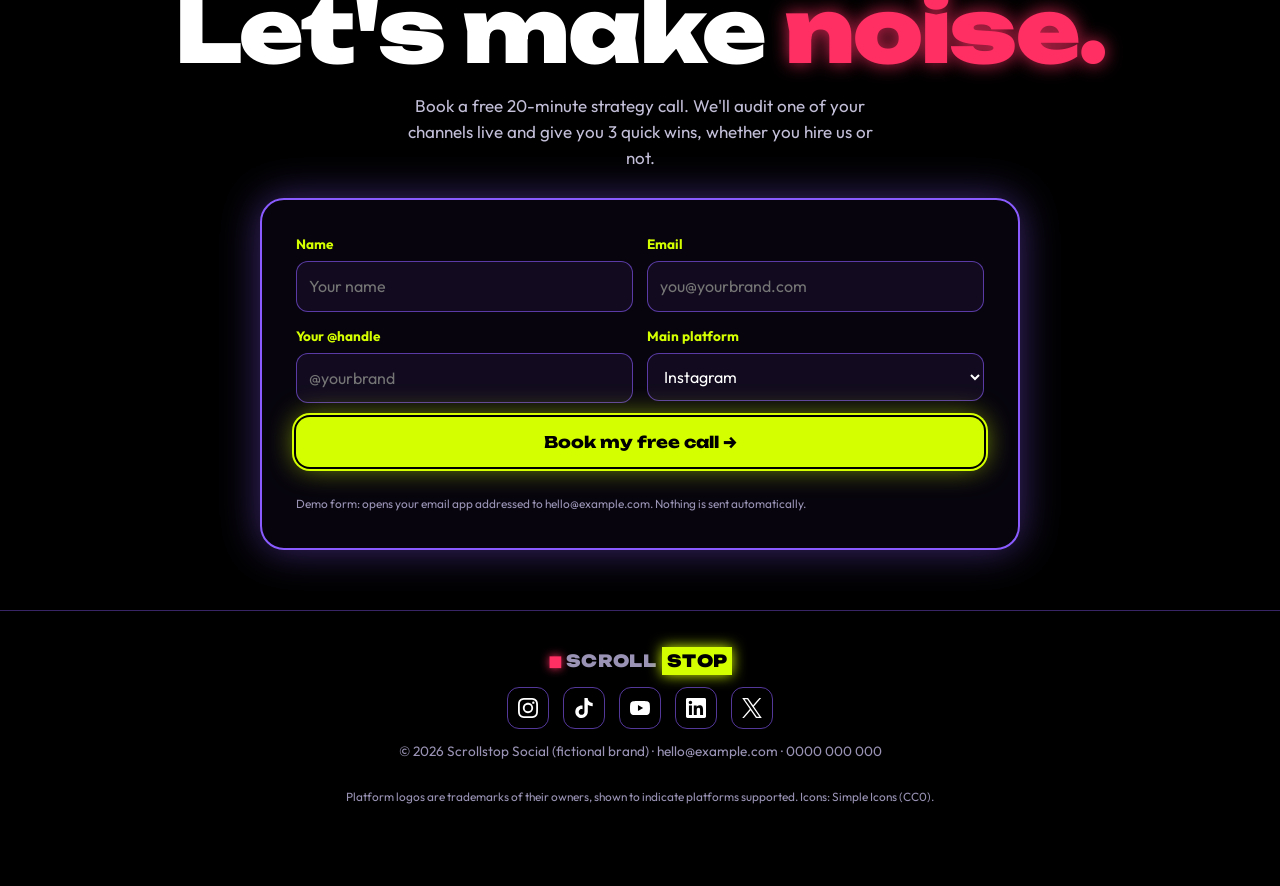
<file: demos/scrollstop/index.html>
<!DOCTYPE html>
<html lang="en">
<head>
<meta charset="UTF-8">
<meta name="viewport" content="width=device-width, initial-scale=1.0">
<meta name="theme-color" content="#000000">
<meta name="description" content="SCROLLSTOP Social: a fictional social media agency. Concept demo by NeonSites.">
<title>SCROLLSTOP Social — We make thumbs stop (concept demo)</title>
<link rel="preconnect" href="https://fonts.googleapis.com">
<link rel="preconnect" href="https://fonts.gstatic.com" crossorigin>
<link href="https://fonts.googleapis.com/css2?family=Unbounded:wght@500;800;900&family=Outfit:wght@400;600;700&display=swap" rel="stylesheet">
<link rel="stylesheet" href="style.css">
</head>
<body>
<svg xmlns="http://www.w3.org/2000/svg" style="display:none" aria-hidden="true">
<!-- Brand icons: Simple Icons (CC0), simpleicons.org. LinkedIn from simple-icons v9.21.0. -->
<symbol id="i-instagram" viewBox="0 0 24 24"><path d="M7.0301.084c-1.2768.0602-2.1487.264-2.911.5634-.7888.3075-1.4575.72-2.1228 1.3877-.6652.6677-1.075 1.3368-1.3802 2.127-.2954.7638-.4956 1.6365-.552 2.914-.0564 1.2775-.0689 1.6882-.0626 4.947.0062 3.2586.0206 3.6671.0825 4.9473.061 1.2765.264 2.1482.5635 2.9107.308.7889.72 1.4573 1.388 2.1228.6679.6655 1.3365 1.0743 2.1285 1.38.7632.295 1.6361.4961 2.9134.552 1.2773.056 1.6884.069 4.9462.0627 3.2578-.0062 3.668-.0207 4.9478-.0814 1.28-.0607 2.147-.2652 2.9098-.5633.7889-.3086 1.4578-.72 2.1228-1.3881.665-.6682 1.0745-1.3378 1.3795-2.1284.2957-.7632.4966-1.636.552-2.9124.056-1.2809.0692-1.6898.063-4.948-.0063-3.2583-.021-3.6668-.0817-4.9465-.0607-1.2797-.264-2.1487-.5633-2.9117-.3084-.7889-.72-1.4568-1.3876-2.1228C21.2982 1.33 20.628.9208 19.8378.6165 19.074.321 18.2017.1197 16.9244.0645 15.6471.0093 15.236-.005 11.977.0014 8.718.0076 8.31.0215 7.0301.0839m.1402 21.6932c-1.17-.0509-1.8053-.2453-2.2287-.408-.5606-.216-.96-.4771-1.3819-.895-.422-.4178-.6811-.8186-.9-1.378-.1644-.4234-.3624-1.058-.4171-2.228-.0595-1.2645-.072-1.6442-.079-4.848-.007-3.2037.0053-3.583.0607-4.848.05-1.169.2456-1.805.408-2.2282.216-.5613.4762-.96.895-1.3816.4188-.4217.8184-.6814 1.3783-.9003.423-.1651 1.0575-.3614 2.227-.4171 1.2655-.06 1.6447-.072 4.848-.079 3.2033-.007 3.5835.005 4.8495.0608 1.169.0508 1.8053.2445 2.228.408.5608.216.96.4754 1.3816.895.4217.4194.6816.8176.9005 1.3787.1653.4217.3617 1.056.4169 2.2263.0602 1.2655.0739 1.645.0796 4.848.0058 3.203-.0055 3.5834-.061 4.848-.051 1.17-.245 1.8055-.408 2.2294-.216.5604-.4763.96-.8954 1.3814-.419.4215-.8181.6811-1.3783.9-.4224.1649-1.0577.3617-2.2262.4174-1.2656.0595-1.6448.072-4.8493.079-3.2045.007-3.5825-.006-4.848-.0608M16.953 5.5864A1.44 1.44 0 1 0 18.39 4.144a1.44 1.44 0 0 0-1.437 1.4424M5.8385 12.012c.0067 3.4032 2.7706 6.1557 6.173 6.1493 3.4026-.0065 6.157-2.7701 6.1506-6.1733-.0065-3.4032-2.771-6.1565-6.174-6.1498-3.403.0067-6.156 2.771-6.1496 6.1738M8 12.0077a4 4 0 1 1 4.008 3.9921A3.9996 3.9996 0 0 1 8 12.0077"/></symbol>
<symbol id="i-tiktok" viewBox="0 0 24 24"><path d="M12.525.02c1.31-.02 2.61-.01 3.91-.02.08 1.53.63 3.09 1.75 4.17 1.12 1.11 2.7 1.62 4.24 1.79v4.03c-1.44-.05-2.89-.35-4.2-.97-.57-.26-1.1-.59-1.62-.93-.01 2.92.01 5.84-.02 8.75-.08 1.4-.54 2.79-1.35 3.94-1.31 1.92-3.58 3.17-5.91 3.21-1.43.08-2.86-.31-4.08-1.03-2.02-1.19-3.44-3.37-3.65-5.71-.02-.5-.03-1-.01-1.49.18-1.9 1.12-3.72 2.58-4.96 1.66-1.44 3.98-2.13 6.15-1.72.02 1.48-.04 2.96-.04 4.44-.99-.32-2.15-.23-3.02.37-.63.41-1.11 1.04-1.36 1.75-.21.51-.15 1.07-.14 1.61.24 1.64 1.82 3.02 3.5 2.87 1.12-.01 2.19-.66 2.77-1.61.19-.33.4-.67.41-1.06.1-1.79.06-3.57.07-5.36.01-4.03-.01-8.05.02-12.07z"/></symbol>
<symbol id="i-facebook" viewBox="0 0 24 24"><path d="M9.101 23.691v-7.98H6.627v-3.667h2.474v-1.58c0-4.085 1.848-5.978 5.858-5.978.401 0 .955.042 1.468.103a8.68 8.68 0 0 1 1.141.195v3.325a8.623 8.623 0 0 0-.653-.036 26.805 26.805 0 0 0-.733-.009c-.707 0-1.259.096-1.675.309a1.686 1.686 0 0 0-.679.622c-.258.42-.374.995-.374 1.752v1.297h3.919l-.386 2.103-.287 1.564h-3.246v8.245C19.396 23.238 24 18.179 24 12.044c0-6.627-5.373-12-12-12s-12 5.373-12 12c0 5.628 3.874 10.35 9.101 11.647Z"/></symbol>
<symbol id="i-x" viewBox="0 0 24 24"><path d="M14.234 10.162 22.977 0h-2.072l-7.591 8.824L7.251 0H.258l9.168 13.343L.258 24H2.33l8.016-9.318L16.749 24h6.993zm-2.837 3.299-.929-1.329L3.076 1.56h3.182l5.965 8.532.929 1.329 7.754 11.09h-3.182z"/></symbol>
<symbol id="i-youtube" viewBox="0 0 24 24"><path d="M23.498 6.186a3.016 3.016 0 0 0-2.122-2.136C19.505 3.545 12 3.545 12 3.545s-7.505 0-9.377.505A3.017 3.017 0 0 0 .502 6.186C0 8.07 0 12 0 12s0 3.93.502 5.814a3.016 3.016 0 0 0 2.122 2.136c1.871.505 9.376.505 9.376.505s7.505 0 9.377-.505a3.015 3.015 0 0 0 2.122-2.136C24 15.93 24 12 24 12s0-3.93-.502-5.814zM9.545 15.568V8.432L15.818 12l-6.273 3.568z"/></symbol>
<symbol id="i-linkedin" viewBox="0 0 24 24"><path d="M20.447 20.452h-3.554v-5.569c0-1.328-.027-3.037-1.852-3.037-1.853 0-2.136 1.445-2.136 2.939v5.667H9.351V9h3.414v1.561h.046c.477-.9 1.637-1.85 3.37-1.85 3.601 0 4.267 2.37 4.267 5.455v6.286zM5.337 7.433c-1.144 0-2.063-.926-2.063-2.065 0-1.138.92-2.063 2.063-2.063 1.14 0 2.064.925 2.064 2.063 0 1.139-.925 2.065-2.064 2.065zm1.782 13.019H3.555V9h3.564v11.452zM22.225 0H1.771C.792 0 0 .774 0 1.729v20.542C0 23.227.792 24 1.771 24h20.451C23.2 24 24 23.227 24 22.271V1.729C24 .774 23.2 0 22.222 0h.003z"/></symbol>
<symbol id="i-snapchat" viewBox="0 0 24 24"><path d="M12.206.793c.99 0 4.347.276 5.93 3.821.529 1.193.403 3.219.299 4.847l-.003.06c-.012.18-.022.345-.03.51.075.045.203.09.401.09.3-.016.659-.12 1.033-.301.165-.088.344-.104.464-.104.182 0 .359.029.509.09.45.149.734.479.734.838.015.449-.39.839-1.213 1.168-.089.029-.209.075-.344.119-.45.135-1.139.36-1.333.81-.09.224-.061.524.12.868l.015.015c.06.136 1.526 3.475 4.791 4.014.255.044.435.27.42.509 0 .075-.015.149-.045.225-.24.569-1.273.988-3.146 1.271-.059.091-.12.375-.164.57-.029.179-.074.36-.134.553-.076.271-.27.405-.555.405h-.03c-.135 0-.313-.031-.538-.074-.36-.075-.765-.135-1.273-.135-.3 0-.599.015-.913.074-.6.104-1.123.464-1.723.884-.853.599-1.826 1.288-3.294 1.288-.06 0-.119-.015-.18-.015h-.149c-1.468 0-2.427-.675-3.279-1.288-.599-.42-1.107-.779-1.707-.884-.314-.045-.629-.074-.928-.074-.54 0-.958.089-1.272.149-.211.043-.391.074-.54.074-.374 0-.523-.224-.583-.42-.061-.192-.09-.389-.135-.567-.046-.181-.105-.494-.166-.57-1.918-.222-2.95-.642-3.189-1.226-.031-.063-.052-.15-.055-.225-.015-.243.165-.465.42-.509 3.264-.54 4.73-3.879 4.791-4.02l.016-.029c.18-.345.224-.645.119-.869-.195-.434-.884-.658-1.332-.809-.121-.029-.24-.074-.346-.119-1.107-.435-1.257-.93-1.197-1.273.09-.479.674-.793 1.168-.793.146 0 .27.029.383.074.42.194.789.3 1.104.3.234 0 .384-.06.465-.105l-.046-.569c-.098-1.626-.225-3.651.307-4.837C7.392 1.077 10.739.807 11.727.807l.419-.015h.06z"/></symbol>
<symbol id="i-pinterest" viewBox="0 0 24 24"><path d="M12.017 0C5.396 0 .029 5.367.029 11.987c0 5.079 3.158 9.417 7.618 11.162-.105-.949-.199-2.403.041-3.439.219-.937 1.406-5.957 1.406-5.957s-.359-.72-.359-1.781c0-1.663.967-2.911 2.168-2.911 1.024 0 1.518.769 1.518 1.688 0 1.029-.653 2.567-.992 3.992-.285 1.193.6 2.165 1.775 2.165 2.128 0 3.768-2.245 3.768-5.487 0-2.861-2.063-4.869-5.008-4.869-3.41 0-5.409 2.562-5.409 5.199 0 1.033.394 2.143.889 2.741.099.12.112.225.085.345-.09.375-.293 1.199-.334 1.363-.053.225-.172.271-.401.165-1.495-.69-2.433-2.878-2.433-4.646 0-3.776 2.748-7.252 7.92-7.252 4.158 0 7.392 2.967 7.392 6.923 0 4.135-2.607 7.462-6.233 7.462-1.214 0-2.354-.629-2.758-1.379l-.749 2.848c-.269 1.045-1.004 2.352-1.498 3.146 1.123.345 2.306.535 3.55.535 6.607 0 11.985-5.365 11.985-11.987C23.97 5.39 18.592.026 11.985.026L12.017 0z"/></symbol>
<symbol id="i-threads" viewBox="0 0 24 24"><path d="M18.263 11.097c-.03-3.486-1.92-5.586-5.111-5.586-2.13 0-3.922.963-4.863 2.499l2.062 1.438c.535-.843 1.272-1.543 2.628-1.543 1.528 0 2.318.85 2.544 2.431a15 15 0 0 0-2.236-.173c-4.125 0-6.068 1.867-6.068 4.336s1.943 3.99 4.804 3.99c3.139 0 5.013-2.115 5.781-4.735.798.361 1.348 1.204 1.348 2.47 0 3.387-3.907 5.232-7.22 5.232-4.885 0-8.077-3.207-8.077-8.424 0-6.392 4.223-10.487 9.9-10.487 3.808 0 5.69 1.671 6.97 3.914l2.108-1.475C21.44 2.078 18.331 0 13.663 0 6.227 0 1.168 5.277 1.168 12.934c0 7 4.953 11.066 10.856 11.066 4.878 0 9.809-2.846 9.809-7.716 0-2.545-1.46-4.231-3.569-5.187m-6.33 4.855c-1.077 0-2.026-.512-2.026-1.453 0-1.483 1.822-1.934 3.606-1.934.678 0 1.34.045 1.927.173-.422 1.927-1.671 3.215-3.508 3.214Z"/></symbol>
<symbol id="i-whatsapp" viewBox="0 0 24 24"><path d="M17.472 14.382c-.297-.149-1.758-.867-2.03-.967-.273-.099-.471-.148-.67.15-.197.297-.767.966-.94 1.164-.173.199-.347.223-.644.075-.297-.15-1.255-.463-2.39-1.475-.883-.788-1.48-1.761-1.653-2.059-.173-.297-.018-.458.13-.606.134-.133.298-.347.446-.52.149-.174.198-.298.298-.497.099-.198.05-.371-.025-.52-.075-.149-.669-1.612-.916-2.207-.242-.579-.487-.5-.669-.51-.173-.008-.371-.01-.57-.01-.198 0-.52.074-.792.372-.272.297-1.04 1.016-1.04 2.479 0 1.462 1.065 2.875 1.213 3.074.149.198 2.096 3.2 5.077 4.487.709.306 1.262.489 1.694.625.712.227 1.36.195 1.871.118.571-.085 1.758-.719 2.006-1.413.248-.694.248-1.289.173-1.413-.074-.124-.272-.198-.57-.347m-5.421 7.403h-.004a9.87 9.87 0 01-5.031-1.378l-.361-.214-3.741.982.998-3.648-.235-.374a9.86 9.86 0 01-1.51-5.26c.001-5.45 4.436-9.884 9.888-9.884 2.64 0 5.122 1.03 6.988 2.898a9.825 9.825 0 012.893 6.994c-.003 5.45-4.437 9.884-9.885 9.884m8.413-18.297A11.815 11.815 0 0012.05 0C5.495 0 .16 5.335.157 11.892c0 2.096.547 4.142 1.588 5.945L.057 24l6.305-1.654a11.882 11.882 0 005.683 1.448h.005c6.554 0 11.89-5.335 11.893-11.893a11.821 11.821 0 00-3.48-8.413Z"/></symbol>
<symbol id="i-twitch" viewBox="0 0 24 24"><path d="M11.571 4.714h1.715v5.143H11.57zm4.715 0H18v5.143h-1.714zM6 0L1.714 4.286v15.428h5.143V24l4.286-4.286h3.428L22.286 12V0zm14.571 11.143l-3.428 3.428h-3.429l-3 3v-3H6.857V1.714h13.714Z"/></symbol>
<symbol id="i-reddit" viewBox="0 0 24 24"><path d="M12 0C5.373 0 0 5.373 0 12c0 3.314 1.343 6.314 3.515 8.485l-2.286 2.286C.775 23.225 1.097 24 1.738 24H12c6.627 0 12-5.373 12-12S18.627 0 12 0Zm4.388 3.199c1.104 0 1.999.895 1.999 1.999 0 1.105-.895 2-1.999 2-.946 0-1.739-.657-1.947-1.539v.002c-1.147.162-2.032 1.15-2.032 2.341v.007c1.776.067 3.4.567 4.686 1.363.473-.363 1.064-.58 1.707-.58 1.547 0 2.802 1.254 2.802 2.802 0 1.117-.655 2.081-1.601 2.531-.088 3.256-3.637 5.876-7.997 5.876-4.361 0-7.905-2.617-7.998-5.87-.954-.447-1.614-1.415-1.614-2.538 0-1.548 1.255-2.802 2.803-2.802.645 0 1.239.218 1.712.585 1.275-.79 2.881-1.291 4.64-1.365v-.01c0-1.663 1.263-3.034 2.88-3.207.188-.911.993-1.595 1.959-1.595Zm-8.085 8.376c-.784 0-1.459.78-1.506 1.797-.047 1.016.64 1.429 1.426 1.429.786 0 1.371-.369 1.418-1.385.047-1.017-.553-1.841-1.338-1.841Zm7.406 0c-.786 0-1.385.824-1.338 1.841.047 1.017.634 1.385 1.418 1.385.785 0 1.473-.413 1.426-1.429-.046-1.017-.721-1.797-1.506-1.797Zm-3.703 4.013c-.974 0-1.907.048-2.77.135-.147.015-.241.168-.183.305.483 1.154 1.622 1.964 2.953 1.964 1.33 0 2.47-.81 2.953-1.964.057-.137-.037-.29-.184-.305-.863-.087-1.795-.135-2.769-.135Z"/></symbol>
<symbol id="i-discord" viewBox="0 0 24 24"><path d="M20.317 4.3698a19.7913 19.7913 0 00-4.8851-1.5152.0741.0741 0 00-.0785.0371c-.211.3753-.4447.8648-.6083 1.2495-1.8447-.2762-3.68-.2762-5.4868 0-.1636-.3933-.4058-.8742-.6177-1.2495a.077.077 0 00-.0785-.037 19.7363 19.7363 0 00-4.8852 1.515.0699.0699 0 00-.0321.0277C.5334 9.0458-.319 13.5799.0992 18.0578a.0824.0824 0 00.0312.0561c2.0528 1.5076 4.0413 2.4228 5.9929 3.0294a.0777.0777 0 00.0842-.0276c.4616-.6304.8731-1.2952 1.226-1.9942a.076.076 0 00-.0416-.1057c-.6528-.2476-1.2743-.5495-1.8722-.8923a.077.077 0 01-.0076-.1277c.1258-.0943.2517-.1923.3718-.2914a.0743.0743 0 01.0776-.0105c3.9278 1.7933 8.18 1.7933 12.0614 0a.0739.0739 0 01.0785.0095c.1202.099.246.1981.3728.2924a.077.077 0 01-.0066.1276 12.2986 12.2986 0 01-1.873.8914.0766.0766 0 00-.0407.1067c.3604.698.7719 1.3628 1.225 1.9932a.076.076 0 00.0842.0286c1.961-.6067 3.9495-1.5219 6.0023-3.0294a.077.077 0 00.0313-.0552c.5004-5.177-.8382-9.6739-3.5485-13.6604a.061.061 0 00-.0312-.0286zM8.02 15.3312c-1.1825 0-2.1569-1.0857-2.1569-2.419 0-1.3332.9555-2.4189 2.157-2.4189 1.2108 0 2.1757 1.0952 2.1568 2.419 0 1.3332-.9555 2.4189-2.1569 2.4189zm7.9748 0c-1.1825 0-2.1569-1.0857-2.1569-2.419 0-1.3332.9554-2.4189 2.1569-2.4189 1.2108 0 2.1757 1.0952 2.1568 2.419 0 1.3332-.946 2.4189-2.1568 2.4189Z"/></symbol>
</svg>
<a class="skip" href="#book">Skip to booking</a>

<header class="top">
  <a href="#" class="logo" aria-label="Scrollstop Social home"><span class="logo-mark">◼︎</span>SCROLL<span class="logo-stop">STOP</span></a>
  <nav class="nav" aria-label="Main">
    <a href="#results">Results</a><a href="#services">Services</a><a href="#work">Work</a><a href="#pricing">Pricing</a>
  </nav>
  <a href="#book" class="top-cta">Book a call</a>
</header>

<main>
  <!-- HERO: promise + CTA + phone feed -->
  <section class="hero">
    <div class="hero-copy">
      <p class="eyebrow"><span class="rec"></span> Social-first growth studio · UK</p>
      <h1 class="glitch" data-text="We make thumbs stop.">We make thumbs stop.</h1>
      <p class="hero-sub">Strategy, short-form content and paid social for brands that refuse to be scrolled past. Built for the algorithm. Made for humans.</p>
      <div class="ctas">
        <a href="#book" class="btn btn-lime">Book a free strategy call</a>
        <a href="#work" class="btn btn-ghost">See the results ↓</a>
      </div>
      <p class="mini-proof"><b>48M+</b> views generated for clients in the last 12 months <span class="demo-tag">fictional</span></p>
    </div>

    <div class="stage" aria-hidden="true">
      <div class="orbit">
        <span class="orb o1"><svg><use href="#i-instagram"/></svg></span>
        <span class="orb o2"><svg><use href="#i-tiktok"/></svg></span>
        <span class="orb o3"><svg><use href="#i-youtube"/></svg></span>
        <span class="orb o4"><svg><use href="#i-snapchat"/></svg></span>
        <span class="orb o5"><svg><use href="#i-x"/></svg></span>
        <span class="orb o6"><svg><use href="#i-linkedin"/></svg></span>
      </div>
      <div class="phone">
        <div class="notch"></div>
        <div class="screen">
          <div class="feed">
            <div class="post p-a"><div class="ph-head"><i></i><b>@pocketbakery</b><svg class="pl"><use href="#i-instagram"/></svg></div><div class="ph-img"><span>CROISSANT<br>DROP 🥐</span></div><div class="ph-row">♥ 24.1K · 💬 1,204</div></div>
            <div class="post p-b"><div class="ph-head"><i></i><b>@glowupgym</b><svg class="pl"><use href="#i-tiktok"/></svg></div><div class="ph-img"><span>DAY 1 vs<br>DAY 90</span></div><div class="ph-row">▶ 2.3M · ♥ 310K</div></div>
            <div class="post p-c"><div class="ph-head"><i></i><b>@riversiderecords</b><svg class="pl"><use href="#i-youtube"/></svg></div><div class="ph-img"><span>LIVE<br>SESSION</span></div><div class="ph-row">▶ 880K · 🔔 +12K subs</div></div>
            <div class="post p-a"><div class="ph-head"><i></i><b>@pocketbakery</b><svg class="pl"><use href="#i-instagram"/></svg></div><div class="ph-img"><span>CROISSANT<br>DROP 🥐</span></div><div class="ph-row">♥ 24.1K · 💬 1,204</div></div>
          </div>
        </div>
      </div>
      <div class="pops">
        <div class="pop n1"><svg><use href="#i-instagram"/></svg><span><b>+1,240</b> new followers</span></div>
        <div class="pop n2"><svg><use href="#i-tiktok"/></svg><span>Your video hit <b>1M views</b></span></div>
        <div class="pop n3"><svg><use href="#i-whatsapp"/></svg><span><b>38</b> new enquiries</span></div>
      </div>
    </div>
  </section>

  <!-- PLATFORM LOGO STRIP -->
  <section class="strip" aria-label="Platforms we work on">
    <p class="strip-label">Platforms we grow</p>
    <div class="marquee">
      <div class="mq-track">
        <div class="mq-group">
          <span><svg><use href="#i-instagram"/></svg>Instagram</span><span><svg><use href="#i-tiktok"/></svg>TikTok</span><span><svg><use href="#i-facebook"/></svg>Facebook</span><span><svg><use href="#i-x"/></svg>X</span><span><svg><use href="#i-youtube"/></svg>YouTube</span><span><svg><use href="#i-linkedin"/></svg>LinkedIn</span><span><svg><use href="#i-snapchat"/></svg>Snapchat</span><span><svg><use href="#i-pinterest"/></svg>Pinterest</span><span><svg><use href="#i-threads"/></svg>Threads</span><span><svg><use href="#i-whatsapp"/></svg>WhatsApp</span><span><svg><use href="#i-twitch"/></svg>Twitch</span><span><svg><use href="#i-reddit"/></svg>Reddit</span><span><svg><use href="#i-discord"/></svg>Discord</span>
        </div>
        <div class="mq-group" aria-hidden="true">
          <span><svg><use href="#i-instagram"/></svg>Instagram</span><span><svg><use href="#i-tiktok"/></svg>TikTok</span><span><svg><use href="#i-facebook"/></svg>Facebook</span><span><svg><use href="#i-x"/></svg>X</span><span><svg><use href="#i-youtube"/></svg>YouTube</span><span><svg><use href="#i-linkedin"/></svg>LinkedIn</span><span><svg><use href="#i-snapchat"/></svg>Snapchat</span><span><svg><use href="#i-pinterest"/></svg>Pinterest</span><span><svg><use href="#i-threads"/></svg>Threads</span><span><svg><use href="#i-whatsapp"/></svg>WhatsApp</span><span><svg><use href="#i-twitch"/></svg>Twitch</span><span><svg><use href="#i-reddit"/></svg>Reddit</span><span><svg><use href="#i-discord"/></svg>Discord</span>
        </div>
      </div>
    </div>
  </section>

  <!-- RESULTS STATS -->
  <section class="sec" id="results">
    <p class="sec-kicker">// the numbers</p>
    <h2 class="h2">Receipts, <em>not</em> vibes.</h2>
    <div class="stats">
      <div class="stat"><b data-count="48" data-suffix="M+">48M+</b><span>views generated</span></div>
      <div class="stat"><b data-count="312" data-suffix="%">312%</b><span>avg. follower growth in 6 months</span></div>
      <div class="stat"><b data-count="6.8" data-dec="1" data-suffix="x">6.8x</b><span>avg. return on ad spend</span></div>
      <div class="stat"><b data-count="94" data-suffix="%">94%</b><span>clients renew after 3 months</span></div>
    </div>
    <p class="fine">All figures are fictional, for a design concept.</p>
  </section>

  <!-- SERVICES -->
  <section class="sec" id="services">
    <p class="sec-kicker">// what we do</p>
    <h2 class="h2">Everything social. <em>Under one roof.</em></h2>
    <div class="svc-grid">
      <article class="svc"><div class="svc-icons"><svg><use href="#i-tiktok"/></svg><svg><use href="#i-instagram"/></svg><svg><use href="#i-youtube"/></svg></div><h3>Short-form video</h3><p>Hooks in the first second. Reels, TikToks and Shorts shot, cut and captioned weekly.</p></article>
      <article class="svc"><div class="svc-icons"><svg><use href="#i-instagram"/></svg><svg><use href="#i-facebook"/></svg><svg><use href="#i-threads"/></svg></div><h3>Community management</h3><p>Replies, DMs and comment wars handled in your brand voice, 7 days a week.</p></article>
      <article class="svc"><div class="svc-icons"><svg><use href="#i-facebook"/></svg><svg><use href="#i-tiktok"/></svg><svg><use href="#i-pinterest"/></svg><svg><use href="#i-snapchat"/></svg></div><h3>Paid social</h3><p>Full-funnel ads built from your best organic posts, tested and scaled on real data.</p></article>
      <article class="svc"><div class="svc-icons"><svg><use href="#i-youtube"/></svg><svg><use href="#i-twitch"/></svg><svg><use href="#i-tiktok"/></svg></div><h3>Creator partnerships</h3><p>We match you with creators your customers already trust, then run the whole campaign.</p></article>
      <article class="svc"><div class="svc-icons"><svg><use href="#i-linkedin"/></svg><svg><use href="#i-x"/></svg></div><h3>Founder &amp; B2B content</h3><p>Thought-leadership posts that get booked meetings, not just likes.</p></article>
      <article class="svc"><div class="svc-icons"><svg><use href="#i-whatsapp"/></svg><svg><use href="#i-discord"/></svg><svg><use href="#i-reddit"/></svg></div><h3>Community channels</h3><p>WhatsApp broadcasts, Discord servers and Reddit AMAs that turn fans into regulars.</p></article>
    </div>
  </section>

  <!-- PLATFORM GRID -->
  <section class="sec" aria-label="Platform grid">
    <p class="sec-kicker">// where we play</p>
    <h2 class="h2">13 platforms. <em>One loud voice.</em></h2>
    <ul class="plat-grid">
      <li><svg><use href="#i-instagram"/></svg><span>Instagram</span></li>
      <li><svg><use href="#i-tiktok"/></svg><span>TikTok</span></li>
      <li><svg><use href="#i-facebook"/></svg><span>Facebook</span></li>
      <li><svg><use href="#i-x"/></svg><span>X</span></li>
      <li><svg><use href="#i-youtube"/></svg><span>YouTube</span></li>
      <li><svg><use href="#i-linkedin"/></svg><span>LinkedIn</span></li>
      <li><svg><use href="#i-snapchat"/></svg><span>Snapchat</span></li>
      <li><svg><use href="#i-pinterest"/></svg><span>Pinterest</span></li>
      <li><svg><use href="#i-threads"/></svg><span>Threads</span></li>
      <li><svg><use href="#i-whatsapp"/></svg><span>WhatsApp</span></li>
      <li><svg><use href="#i-twitch"/></svg><span>Twitch</span></li>
      <li><svg><use href="#i-reddit"/></svg><span>Reddit</span></li>
      <li><svg><use href="#i-discord"/></svg><span>Discord</span></li>
    </ul>
  </section>

  <!-- CASE STUDIES -->
  <section class="sec" id="work">
    <p class="sec-kicker">// selected work (fictional clients)</p>
    <h2 class="h2">Case <em>files.</em></h2>
    <div class="cases">
      <article class="case c1">
        <div class="case-art"><span>🥐</span><svg class="case-pl"><use href="#i-instagram"/></svg></div>
        <div class="case-body"><p class="case-tag">Independent bakery · Instagram + TikTok</p><h3>Pocket Bakery</h3><p>Turned a Tuesday croissant drop into a weekly sell-out ritual.</p>
        <ul class="metrics"><li><b>+41K</b>followers</li><li><b>3.2M</b>views</li><li><b>Sold out</b>12 weeks running</li></ul></div>
      </article>
      <article class="case c2">
        <div class="case-art"><span>🏋️</span><svg class="case-pl"><use href="#i-tiktok"/></svg></div>
        <div class="case-body"><p class="case-tag">Local gym · TikTok + paid social</p><h3>Glowup Gym</h3><p>A 90-day transformation series that filled the January waitlist by November.</p>
        <ul class="metrics"><li><b>2.3M</b>top video views</li><li><b>7.4x</b>ROAS</li><li><b>-38%</b>cost per lead</li></ul></div>
      </article>
      <article class="case c3">
        <div class="case-art"><span>🎧</span><svg class="case-pl"><use href="#i-youtube"/></svg></div>
        <div class="case-body"><p class="case-tag">Record shop · YouTube + Discord</p><h3>Riverside Records</h3><p>Live in-store sessions streamed weekly, with a Discord for the diehards.</p>
        <ul class="metrics"><li><b>+12K</b>subscribers</li><li><b>4,800</b>Discord members</li><li><b>+62%</b>vinyl sales</li></ul></div>
      </article>
    </div>
    <p class="fine">Fictional clients and results, for a design concept.</p>
  </section>

  <!-- PROCESS -->
  <section class="sec" id="process">
    <p class="sec-kicker">// how it works</p>
    <h2 class="h2">From audit to <em>algorithm.</em></h2>
    <ol class="process">
      <li><span>01</span><h3>Audit</h3><p>We tear apart your channels and your competitors'. Free.</p></li>
      <li><span>02</span><h3>Strategy</h3><p>Content pillars, platforms, posting rhythm and KPIs on one page.</p></li>
      <li><span>03</span><h3>Create</h3><p>Monthly shoot days, weekly edits, daily posting.</p></li>
      <li><span>04</span><h3>Grow</h3><p>Boost the winners, kill the duds, report every month in plain English.</p></li>
    </ol>
  </section>

  <!-- TESTIMONIALS -->
  <section class="sec" aria-label="Testimonials">
    <p class="sec-kicker">// in their words</p>
    <h2 class="h2">The <em>DMs</em> we frame.</h2>
    <div class="dms">
      <div class="dm in"><p>Honestly didn't think a bakery could go viral. We've had queues round the block every Tuesday since. 🥐🔥</p><small>Owner, Pocket Bakery</small></div>
      <div class="dm out"><p>That's the plan. Next stop: the Saturday drop 😉</p><small>SCROLLSTOP</small></div>
      <div class="dm in"><p>Best marketing money we've spent. Clear reports, no jargon, results every month.</p><small>Founder, Glowup Gym</small></div>
    </div>
    <p class="fine">Fictional testimonials.</p>
  </section>

  <!-- PACKAGES -->
  <section class="sec" id="pricing">
    <p class="sec-kicker">// packages</p>
    <h2 class="h2">Pick your <em>volume.</em></h2>
    <div class="pkgs">
      <article class="pkg"><h3>Spark</h3><p class="price">£495<small>/month</small></p><ul><li>2 platforms</li><li>12 posts a month</li><li>4 short-form videos</li><li>Monthly report</li></ul><a href="#book" class="btn btn-ghost">Start with Spark</a></article>
      <article class="pkg hot"><p class="ribbon">Most booked</p><h3>Surge</h3><p class="price">£995<small>/month</small></p><ul><li>3 platforms</li><li>20 posts a month</li><li>8 short-form videos</li><li>Community management</li><li>Ad spend managed</li></ul><a href="#book" class="btn btn-lime">Go Surge</a></article>
      <article class="pkg"><h3>Takeover</h3><p class="price">£1,950<small>/month</small></p><ul><li>Up to 5 platforms</li><li>Daily posting</li><li>16 short-form videos</li><li>Creator campaigns</li><li>Paid social, full-funnel</li></ul><a href="#book" class="btn btn-ghost">Take over</a></article>
    </div>
    <p class="fine">Example prices for a concept. Fictional business.</p>
  </section>

  <!-- BOOK A CALL -->
  <section class="sec book" id="book">
    <h2 class="h2 big">Let's make <em>noise.</em></h2>
    <p class="book-sub">Book a free 20-minute strategy call. We'll audit one of your channels live and give you 3 quick wins, whether you hire us or not.</p>
    <form class="book-form" aria-label="Book a call">
      <label>Name<input name="name" required autocomplete="name" placeholder="Your name"></label>
      <label>Email<input name="email" type="email" required autocomplete="email" placeholder="you@yourbrand.com"></label>
      <label>Your @handle<input name="handle" placeholder="@yourbrand"></label>
      <label>Main platform
        <select name="platform"><option>Instagram</option><option>TikTok</option><option>YouTube</option><option>LinkedIn</option><option>Facebook</option><option>X</option><option>Other</option></select>
      </label>
      <button type="submit" class="btn btn-lime full">Book my free call →</button>
      <p class="fine full">Demo form: opens your email app addressed to hello@example.com. Nothing is sent automatically.</p>
    </form>
  </section>
</main>

<footer class="foot">
  <a href="#" class="logo"><span class="logo-mark">◼︎</span>SCROLL<span class="logo-stop">STOP</span></a>
  <div class="foot-icons" aria-label="Social profiles (demo links)">
    <a href="#" aria-label="Instagram (demo)"><svg><use href="#i-instagram"/></svg></a>
    <a href="#" aria-label="TikTok (demo)"><svg><use href="#i-tiktok"/></svg></a>
    <a href="#" aria-label="YouTube (demo)"><svg><use href="#i-youtube"/></svg></a>
    <a href="#" aria-label="LinkedIn (demo)"><svg><use href="#i-linkedin"/></svg></a>
    <a href="#" aria-label="X (demo)"><svg><use href="#i-x"/></svg></a>
  </div>
  <p>© 2026 Scrollstop Social (fictional brand) · hello@example.com · 0000 000 000</p>
  <p class="fine">Platform logos are trademarks of their owners, shown to indicate platforms supported. Icons: Simple Icons (CC0).</p>
</footer>

<a class="nr-badge" href="../../index.html#concepts">Concept demo by <strong>NeonSites</strong></a>
<script src="script.js"></script>
</body>
</html>
</file>
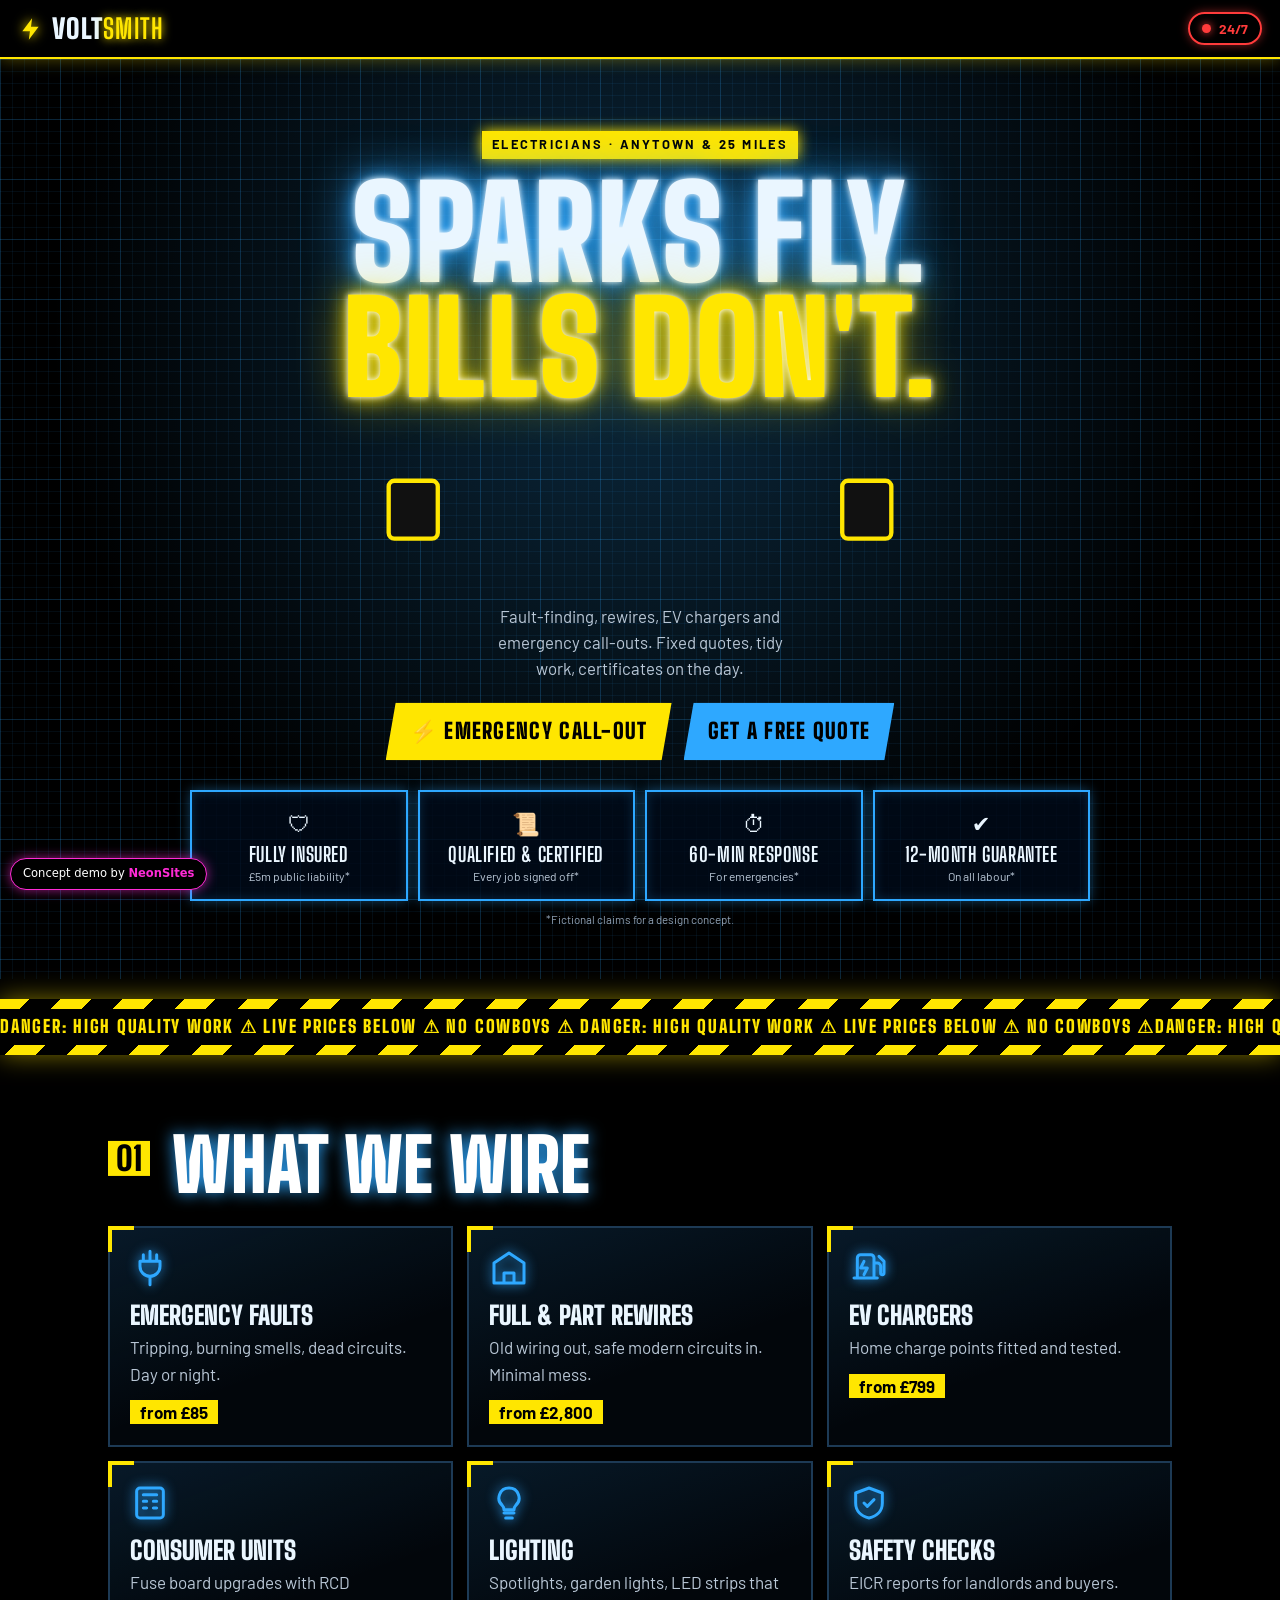
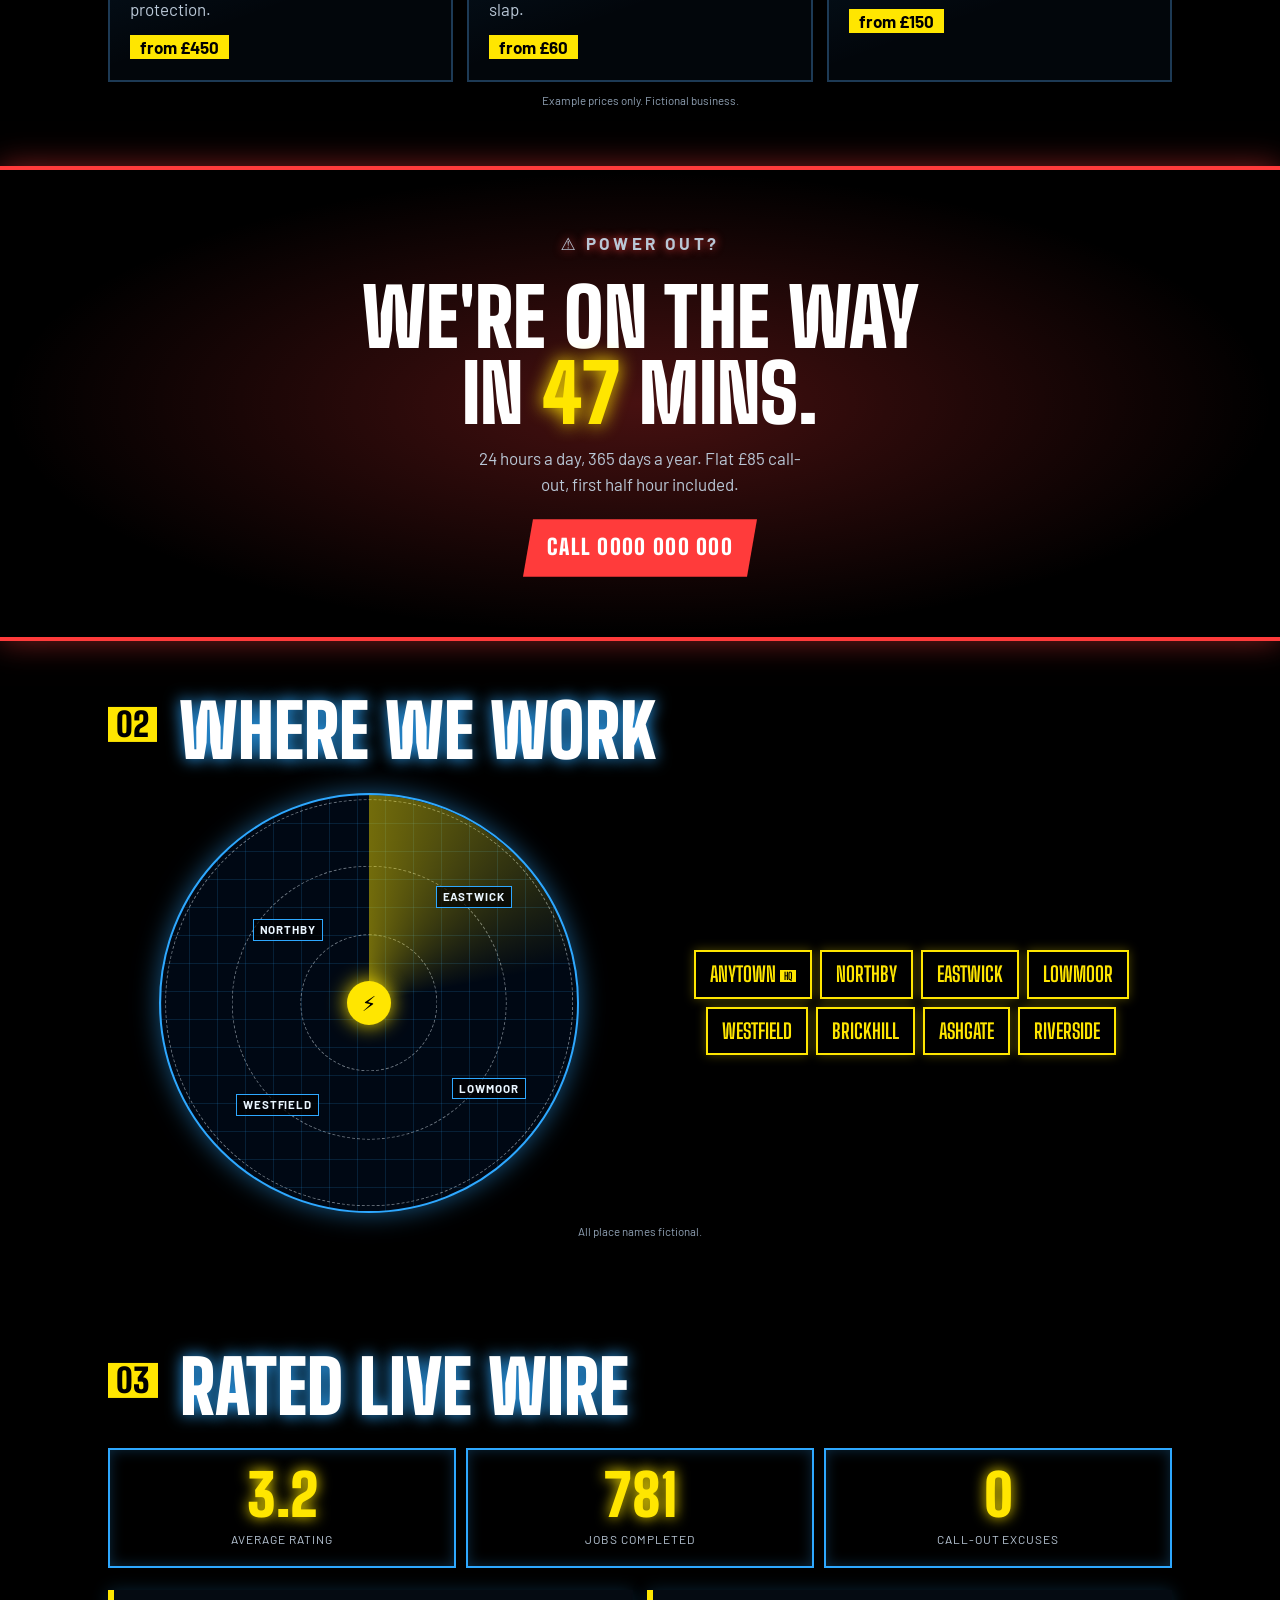
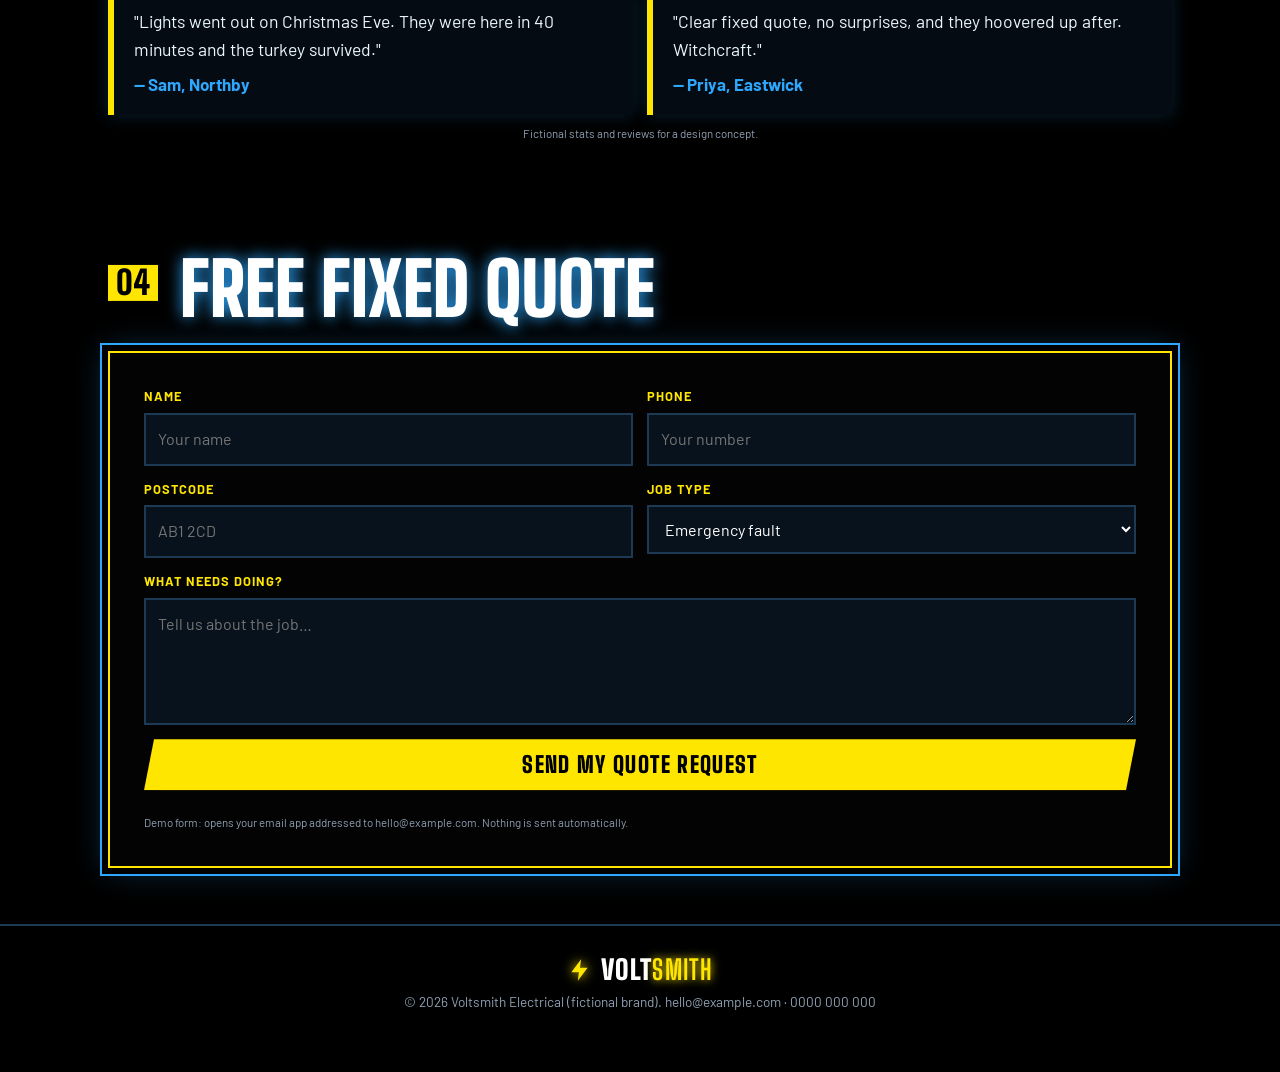
<file: demos/voltsmith/index.html>
<!DOCTYPE html>
<html lang="en">
<head>
<meta charset="UTF-8">
<meta name="viewport" content="width=device-width, initial-scale=1.0">
<meta name="theme-color" content="#000000">
<meta name="description" content="VOLTSMITH Electrical: a fictional electrician. Concept demo by NeonSites.">
<title>VOLTSMITH Electrical — 24/7 electricians (concept demo)</title>
<link rel="preconnect" href="https://fonts.googleapis.com">
<link rel="preconnect" href="https://fonts.gstatic.com" crossorigin>
<link href="https://fonts.googleapis.com/css2?family=Big+Shoulders+Display:wght@700;900&family=Barlow:wght@400;600;700&display=swap" rel="stylesheet">
<link rel="stylesheet" href="style.css">
</head>
<body>
<a class="skip" href="#quote">Skip to the quote form</a>

<header class="top">
  <a href="#" class="logo" aria-label="Voltsmith Electrical home">
    <svg class="logo-bolt" viewBox="0 0 24 24" aria-hidden="true"><path d="M13 2 4 14h7l-1 8 9-12h-7z"/></svg>
    <span>VOLT<b>SMITH</b></span>
  </a>
  <span class="live-pill"><i></i>24/7</span>
</header>

<main>
  <section class="hero">
    <div class="blueprint" aria-hidden="true"></div>
    <p class="kicker">Electricians · Anytown &amp; 25 miles</p>
    <h1 class="hero-title">Sparks fly.<br><span class="yl">Bills don't.</span></h1>

    <svg class="arc" viewBox="0 0 360 120" aria-hidden="true">
      <defs>
        <filter id="glowB" x="-20%" y="-50%" width="140%" height="200%"><feGaussianBlur stdDeviation="3" result="b"/><feMerge><feMergeNode in="b"/><feMergeNode in="b"/><feMergeNode in="SourceGraphic"/></feMerge></filter>
      </defs>
      <rect x="6" y="40" width="34" height="40" rx="4" class="term"/>
      <rect x="320" y="40" width="34" height="40" rx="4" class="term"/>
      <path class="bolt b1" filter="url(#glowB)" d="M40 60 L80 44 L104 70 L140 36 L170 74 L200 40 L230 72 L262 42 L290 68 L320 60"/>
      <path class="bolt b2" filter="url(#glowB)" d="M40 60 L72 72 L100 48 L134 78 L166 46 L198 76 L232 50 L264 78 L296 52 L320 60"/>
    </svg>

    <p class="hero-sub">Fault-finding, rewires, EV chargers and emergency call-outs. Fixed quotes, tidy work, certificates on the day.</p>
    <div class="ctas">
      <a href="tel:0000000000" class="btn btn-volt">⚡ Emergency call-out</a>
      <a href="#quote" class="btn btn-ghost">Get a free quote</a>
    </div>

    <ul class="trust" aria-label="Why trust us">
      <li><span class="ti">🛡</span><b>Fully insured</b><small>£5m public liability*</small></li>
      <li><span class="ti">📜</span><b>Qualified &amp; certified</b><small>Every job signed off*</small></li>
      <li><span class="ti">⏱</span><b>60-min response</b><small>For emergencies*</small></li>
      <li><span class="ti">✔</span><b>12-month guarantee</b><small>On all labour*</small></li>
    </ul>
    <p class="fine">*Fictional claims for a design concept.</p>
  </section>

  <div class="hazard" aria-hidden="true"><div class="hz-track"><span>DANGER: HIGH QUALITY WORK ⚠ LIVE PRICES BELOW ⚠ NO COWBOYS ⚠ DANGER: HIGH QUALITY WORK ⚠ LIVE PRICES BELOW ⚠ NO COWBOYS ⚠ </span><span>DANGER: HIGH QUALITY WORK ⚠ LIVE PRICES BELOW ⚠ NO COWBOYS ⚠ DANGER: HIGH QUALITY WORK ⚠ LIVE PRICES BELOW ⚠ NO COWBOYS ⚠ </span></div></div>

  <section class="sec" id="services">
    <h2 class="h2"><span class="num">01</span> What we wire</h2>
    <div class="svc-grid">
      <article class="svc"><svg viewBox="0 0 24 24" aria-hidden="true"><path d="M12 2v6M8 4v4M16 4v4M6 8h12v3a6 6 0 0 1-12 0zM12 17v5"/></svg><h3>Emergency faults</h3><p>Tripping, burning smells, dead circuits. Day or night.</p><span class="from">from £85</span></article>
      <article class="svc"><svg viewBox="0 0 24 24" aria-hidden="true"><path d="M3 21V9l9-6 9 6v12zM9 21v-6h6v6"/></svg><h3>Full &amp; part rewires</h3><p>Old wiring out, safe modern circuits in. Minimal mess.</p><span class="from">from £2,800</span></article>
      <article class="svc"><svg viewBox="0 0 24 24" aria-hidden="true"><path d="M5 18V6a2 2 0 0 1 2-2h6a2 2 0 0 1 2 2v12M3 18h14M15 9h2a2 2 0 0 1 2 2v4a1 1 0 0 0 2 0V8l-3-3M9 8l-2 4h4l-2 4"/></svg><h3>EV chargers</h3><p>Home charge points fitted and tested.</p><span class="from">from £799</span></article>
      <article class="svc"><svg viewBox="0 0 24 24" aria-hidden="true"><rect x="4" y="3" width="16" height="18" rx="2"/><path d="M8 7h8M8 11h2M14 11h2M8 15h2M14 15h2"/></svg><h3>Consumer units</h3><p>Fuse board upgrades with RCD protection.</p><span class="from">from £450</span></article>
      <article class="svc"><svg viewBox="0 0 24 24" aria-hidden="true"><path d="M9 18h6M10 21h4M12 3a6 6 0 0 0-4 10.5c.7.7 1 1.5 1 2.5h6c0-1 .3-1.8 1-2.5A6 6 0 0 0 12 3z"/></svg><h3>Lighting</h3><p>Spotlights, garden lights, LED strips that slap.</p><span class="from">from £60</span></article>
      <article class="svc"><svg viewBox="0 0 24 24" aria-hidden="true"><path d="M9 12l2 2 4-4M12 3l8 3v6c0 5-3.5 8-8 9-4.5-1-8-4-8-9V6z"/></svg><h3>Safety checks</h3><p>EICR reports for landlords and buyers.</p><span class="from">from £150</span></article>
    </div>
    <p class="fine center">Example prices only. Fictional business.</p>
  </section>

  <section class="emergency">
    <div class="em-inner">
      <p class="em-label">⚠ Power out?</p>
      <h2 class="em-title">We're on the way<br>in <span class="em-num" data-count="60">60</span> mins.</h2>
      <p>24 hours a day, 365 days a year. Flat £85 call-out, first half hour included.</p>
      <a href="tel:0000000000" class="btn btn-red">Call 0000 000 000</a>
    </div>
  </section>

  <section class="sec" id="area">
    <h2 class="h2"><span class="num">02</span> Where we work</h2>
    <div class="area-grid">
      <div class="radar" role="img" aria-label="Blueprint-style map showing a 25 mile service radius around Anytown (fictional)">
        <span class="ring r1"></span><span class="ring r2"></span><span class="ring r3"></span>
        <span class="sweep"></span>
        <span class="hq">⚡</span>
        <span class="town" style="left:22%;top:30%">Northby</span>
        <span class="town" style="left:66%;top:22%">Eastwick</span>
        <span class="town" style="left:70%;top:68%">Lowmoor</span>
        <span class="town" style="left:18%;top:72%">Westfield</span>
      </div>
      <ul class="towns">
        <li>Anytown <small>HQ</small></li><li>Northby</li><li>Eastwick</li><li>Lowmoor</li><li>Westfield</li><li>Brickhill</li><li>Ashgate</li><li>Riverside</li>
      </ul>
    </div>
    <p class="fine center">All place names fictional.</p>
  </section>

  <section class="sec" id="reviews">
    <h2 class="h2"><span class="num">03</span> Rated live wire</h2>
    <div class="stats">
      <div class="stat"><b data-count="4.9" data-dec="1">4.9</b><span>average rating</span></div>
      <div class="stat"><b data-count="1200" data-suffix="+">1200+</b><span>jobs completed</span></div>
      <div class="stat"><b data-count="0">0</b><span>call-out excuses</span></div>
    </div>
    <div class="reviews">
      <blockquote><p>"Lights went out on Christmas Eve. They were here in 40 minutes and the turkey survived."</p><cite>— Sam, Northby</cite></blockquote>
      <blockquote><p>"Clear fixed quote, no surprises, and they hoovered up after. Witchcraft."</p><cite>— Priya, Eastwick</cite></blockquote>
    </div>
    <p class="fine center">Fictional stats and reviews for a design concept.</p>
  </section>

  <section class="sec quote-sec" id="quote">
    <h2 class="h2"><span class="num">04</span> Free fixed quote</h2>
    <form class="quote" aria-label="Quote request form">
      <label>Name<input name="name" required autocomplete="name" placeholder="Your name"></label>
      <label>Phone<input name="phone" type="tel" required autocomplete="tel" placeholder="Your number"></label>
      <label>Postcode<input name="postcode" autocomplete="postal-code" placeholder="AB1 2CD"></label>
      <label>Job type
        <select name="job"><option>Emergency fault</option><option>Rewire</option><option>EV charger</option><option>Consumer unit</option><option>Lighting</option><option>Safety check (EICR)</option><option>Something else</option></select>
      </label>
      <label class="full">What needs doing?<textarea name="details" rows="4" placeholder="Tell us about the job…"></textarea></label>
      <button type="submit" class="btn btn-volt full">Send my quote request</button>
      <p class="fine full">Demo form: opens your email app addressed to hello@example.com. Nothing is sent automatically.</p>
    </form>
  </section>
</main>

<footer class="foot">
  <p class="logo"><svg class="logo-bolt" viewBox="0 0 24 24" aria-hidden="true"><path d="M13 2 4 14h7l-1 8 9-12h-7z"/></svg><span>VOLT<b>SMITH</b></span></p>
  <p>© 2026 Voltsmith Electrical (fictional brand). hello@example.com · 0000 000 000</p>
</footer>

<a href="tel:0000000000" class="callbar" aria-label="Emergency call 0000 000 000">⚡ EMERGENCY? CALL 0000 000 000</a>
<a class="nr-badge" href="../../index.html#concepts">Concept demo by <strong>NeonSites</strong></a>
<script src="script.js"></script>
</body>
</html>
</file>
<file: styles.css>
/* NeonSites — styles.css
   Pure black, loud neon, mobile-first. Animations are slow (no flashing > 3/s)
   and all switch off under prefers-reduced-motion. */

:root {
  --bg: #000;
  --fg: #f5f5f5;
  --muted: #c9c9d6;
  --pink: #ff2bd6;
  --cyan: #00f0ff;
  --violet: #9d4dff;
  --lime: #b6ff00; /* sparing accent only */
  /* legacy names, mapped onto the 4-colour palette */
  --uv: var(--violet);
  --acid: var(--violet);
  --laser: var(--cyan);
  --display: 'Bungee', 'Arial Black', sans-serif;
  --body: 'Space Grotesk', system-ui, sans-serif;
  --concept-font: 'Monoton';
  --radius: 14px;
  --glow-pink: 0 0 4px #fff, 0 0 10px var(--pink), 0 0 24px var(--pink), 0 0 52px var(--pink);
  --glow-cyan: 0 0 4px #fff, 0 0 10px var(--cyan), 0 0 24px var(--cyan), 0 0 52px var(--cyan);
  --glow-acid: 0 0 4px #fff, 0 0 10px var(--violet), 0 0 24px var(--violet), 0 0 52px var(--violet);
  --glow-lime: 0 0 4px #fff, 0 0 10px var(--lime), 0 0 24px var(--lime), 0 0 52px var(--lime);
  --glow-laser: var(--glow-cyan);
  --glow-uv: 0 0 4px #fff, 0 0 10px var(--uv), 0 0 24px var(--uv), 0 0 52px var(--uv);
}

*, *::before, *::after { box-sizing: border-box; margin: 0; padding: 0; }
html { scroll-behavior: smooth; scroll-padding-top: 72px; }
body {
  font-family: var(--body);
  font-size: 17px;
  line-height: 1.6;
  color: var(--fg);
  background: var(--bg);
  overflow-x: clip;
  -webkit-font-smoothing: antialiased;
}
main { overflow-x: clip; }
img { max-width: 100%; }
a { color: var(--cyan); }
ul, ol { list-style: none; }
:focus-visible { outline: 3px solid var(--lime); outline-offset: 3px; border-radius: 4px; }

.container { width: min(1180px, 100%); margin: 0 auto; padding: 0 20px; }
.section { padding: 72px 0; position: relative; }

.skip-link {
  position: absolute; left: 12px; top: -60px; z-index: 100;
  background: var(--lime); color: #000; padding: 10px 16px; font-weight: 700; border-radius: 8px;
}
.skip-link:focus { top: 12px; }

/* ---------- Header ---------- */
.header {
  position: sticky; top: 0; z-index: 50;
  background: rgba(0,0,0,.88);
  backdrop-filter: blur(8px);
  border-bottom: 2px solid transparent;
  border-image: linear-gradient(90deg, var(--pink), var(--cyan), var(--violet), var(--pink)) 1;
}
.header .container { display: flex; align-items: center; justify-content: space-between; min-height: 64px; }
.logo, .footer-logo { font-family: var(--display); font-size: 1.35rem; text-decoration: none; line-height: 1; letter-spacing: .02em; }
.logo-a { color: #fff; text-shadow: var(--glow-pink); }
.logo-b { color: #fff; text-shadow: var(--glow-cyan); margin-left: .3em; }

.menu-toggle {
  width: 48px; height: 48px; display: grid; place-content: center; gap: 6px;
  background: transparent; border: 2px solid var(--pink); border-radius: 10px; cursor: pointer;
  box-shadow: 0 0 12px var(--pink);
}
.menu-toggle span { display: block; width: 24px; height: 3px; background: #fff; box-shadow: 0 0 6px var(--pink); transition: transform .25s, opacity .25s; }
.menu-toggle[aria-expanded="true"] span:nth-child(1) { transform: translateY(9px) rotate(45deg); }
.menu-toggle[aria-expanded="true"] span:nth-child(2) { opacity: 0; }
.menu-toggle[aria-expanded="true"] span:nth-child(3) { transform: translateY(-9px) rotate(-45deg); }

.nav { position: absolute; left: 0; right: 0; top: 100%; background: #000; border-bottom: 2px solid var(--cyan); display: none; }
.nav[open] { display: block; }
.nav ul { padding: 8px 20px 18px; }
.nav a {
  display: block; padding: 14px 0; font-family: var(--display); font-size: 1.15rem;
  color: #fff; text-decoration: none; border-bottom: 1px solid #222;
}
.nav li:nth-child(1) a:hover, .nav li:nth-child(1) a:focus-visible { text-shadow: var(--glow-pink); }
.nav a:hover, .nav a:focus-visible { text-shadow: var(--glow-cyan); }

/* ---------- Headings & glows ---------- */
h1, h2, h3, h4 { font-family: var(--display); font-weight: 400; line-height: 1.1; color: #fff; }

.eyebrow {
  display: inline-block; font-weight: 700; text-transform: uppercase; letter-spacing: .14em; font-size: .8rem;
  color: #000; background: var(--lime); padding: 6px 12px; border-radius: 999px; margin-bottom: 22px;
  box-shadow: 0 0 18px var(--lime);
}

.hero {
  padding: 56px 0 64px; text-align: center; position: relative; isolation: isolate; overflow: hidden;
}
.hero::before, .hero::after {
  content: ''; position: absolute; z-index: -1; border-radius: 50%; filter: blur(60px); opacity: .55;
  animation: drift 14s ease-in-out infinite alternate;
}
.hero::before { width: 320px; height: 320px; background: var(--pink); top: -80px; left: -120px; }
.hero::after { width: 300px; height: 300px; background: var(--uv); bottom: -100px; right: -110px; animation-delay: -7s; }
@keyframes drift { to { transform: translate(60px, 40px) scale(1.15); } }

.hero-heading {
  font-size: clamp(2.6rem, 11vw, 6.5rem);
  line-height: 1.02; margin-bottom: 22px; text-shadow: var(--glow-pink);
  text-wrap: balance;
}
.hero-heading .flick { color: #fff; text-shadow: var(--glow-cyan); animation: buzz 6.6s linear infinite; }
.hero-heading .hl {
  background: linear-gradient(90deg, var(--pink), var(--cyan), var(--violet), var(--pink));
  background-size: 300% 100%;
  -webkit-background-clip: text; background-clip: text; color: transparent; text-shadow: none;
  filter: drop-shadow(0 0 10px rgba(0,240,255,.55)) drop-shadow(0 0 26px rgba(255,43,214,.5));
  animation: shift 8s linear infinite;
}
/* Neon-sign flicker: a couple of short dips per 5s cycle (well under 3 flashes/second) */
@keyframes flicker {
  0%, 40%, 44%, 72%, 100% { opacity: 1; }
  42% { opacity: .35; text-shadow: none; }
  74% { opacity: .5; text-shadow: none; }
  76% { opacity: 1; }
}
@keyframes shift { to { background-position: 300% 0; } }

.hero-subheading { font-size: 1.15rem; color: var(--muted); max-width: 34ch; margin: 0 auto 30px; }
.hero-ctas { display: flex; flex-direction: column; gap: 14px; align-items: stretch; max-width: 380px; margin: 0 auto; }

.section-heading {
  position: relative; font-size: clamp(1.9rem, 8vw, 3.6rem); text-align: center;
  margin: 0 auto 36px; width: fit-content; max-width: 100%;
  text-shadow: var(--glow-pink);
}
#what-we-do .section-heading, #packages .section-heading { text-shadow: var(--glow-cyan); }
#process .section-heading, #contact .section-heading { text-shadow: var(--glow-acid); }
/* Small RGB-split glitch, fires briefly once every 6s */
.section-heading::before, .section-heading::after {
  content: attr(data-text); position: absolute; inset: 0; pointer-events: none; opacity: 0; text-shadow: none;
}
.section-heading::before { color: var(--cyan); animation: glitch-a 6s steps(1) infinite; }
.section-heading::after { color: var(--pink); animation: glitch-b 6s steps(1) infinite; }
@keyframes glitch-a { 0%, 91%, 95%, 100% { opacity: 0; transform: none; } 92% { opacity: .85; transform: translate(-4px, -2px); clip-path: inset(10% 0 55% 0); } }
@keyframes glitch-b { 0%, 91%, 95%, 100% { opacity: 0; transform: none; } 92% { opacity: .85; transform: translate(4px, 2px); clip-path: inset(55% 0 8% 0); } }

/* ---------- Buttons ---------- */
.btn {
  display: inline-flex; align-items: center; justify-content: center; min-height: 56px;
  padding: 14px 26px; border-radius: 999px; text-decoration: none; text-transform: uppercase;
  font-family: var(--display); font-size: 1rem; letter-spacing: .03em; cursor: pointer; border: 3px solid transparent;
  transition: transform .15s ease;
}
.btn:hover { transform: translateY(-2px) scale(1.02); }
.btn-primary { background: var(--pink); color: #000; border-color: #fff; box-shadow: 0 0 14px var(--pink), 0 0 34px var(--pink); }
.btn-secondary { background: #000; color: var(--cyan); border-color: var(--cyan); box-shadow: 0 0 12px var(--cyan), inset 0 0 12px rgba(0,240,255,.35); text-shadow: 0 0 8px var(--cyan); }
.btn-full { width: 100%; }
.pulse { animation: pulse 2.2s ease-in-out infinite; }
@keyframes pulse {
  0%, 100% { box-shadow: 0 0 10px var(--pink), 0 0 22px var(--pink); }
  50% { box-shadow: 0 0 22px var(--pink), 0 0 56px var(--violet), 0 0 90px rgba(157,77,255,.7); }
}
.pulse-cyan { animation: pulse-cyan 2.6s ease-in-out infinite; }
@keyframes pulse-cyan {
  0%, 100% { box-shadow: 0 0 10px var(--cyan), inset 0 0 10px rgba(0,240,255,.3); }
  50% { box-shadow: 0 0 22px var(--cyan), 0 0 54px var(--cyan), 0 0 80px rgba(157,77,255,.6), inset 0 0 18px rgba(0,240,255,.5); }
}

/* ---------- Ticker ---------- */
.ticker {
  overflow: hidden; white-space: nowrap; background: #000; padding: 14px 0;
  border-block: 3px solid var(--pink); box-shadow: 0 0 22px rgba(255,43,214,.6), inset 0 0 18px rgba(255,43,214,.25);
  font-family: var(--display); font-size: clamp(1.2rem, 5vw, 2rem); transform: rotate(-2deg) scale(1.04); margin: 10px 0 20px;
}
.ticker-track { display: flex; width: max-content; animation: scroll 28s linear infinite; }
.ticker-group { flex: none; padding-right: .4em; color: #fff; }
.ticker-group span:nth-child(5n+1) { color: var(--pink); text-shadow: 0 0 10px var(--pink); }
.ticker-group span:nth-child(5n+2) { color: var(--cyan); text-shadow: 0 0 10px var(--cyan); }
.ticker-group span:nth-child(5n+3) { color: #c49bff; text-shadow: 0 0 10px var(--violet); }
.ticker-group span:nth-child(5n+4) { color: var(--lime); text-shadow: 0 0 10px var(--lime); }
.ticker-group span:nth-child(5n+5) { color: var(--pink); text-shadow: 0 0 10px var(--pink); }
@keyframes scroll { to { transform: translateX(-50%); } }

/* ---------- Animated gradient border cards ---------- */
.card, .package, .why-item, .step, .social-proof, .faq-item {
  position: relative; border-radius: var(--radius); background: #000; isolation: isolate;
}
.card, .package, .social-proof { overflow: hidden; background: #1a0a26; }
.card::before, .package::before, .social-proof::before {
  content: ''; position: absolute; z-index: -1; left: 50%; top: 50%; width: 170%; aspect-ratio: 1;
  background: conic-gradient(from 0deg, transparent 0 8%, var(--pink) 20%, transparent 26% 42%, var(--cyan) 54%, transparent 60% 76%, var(--violet) 88%, transparent 94%);
  transform: translate(-50%, -50%) rotate(0deg); animation: chase 4.5s linear infinite; will-change: transform;
}
.package::before { animation-duration: 5.5s; animation-direction: reverse; }
.social-proof::before { width: 130%; }
.card::after, .package::after, .social-proof::after {
  content: ''; position: absolute; inset: 3px; z-index: -1; border-radius: calc(var(--radius) - 3px); background: #000;
}
@keyframes chase { to { transform: translate(-50%, -50%) rotate(360deg); } }
@keyframes border-shift { to { background-position: 300% 0; } }

.cards { display: grid; gap: 24px; }
.card { padding: 28px 24px; box-shadow: 0 0 28px rgba(255,43,214,.25); }
.card-icon { font-size: 2.4rem; margin-bottom: 12px; filter: drop-shadow(0 0 10px var(--cyan)); }
.card-heading { font-size: 1.45rem; margin-bottom: 8px; }
.card:nth-child(1) .card-heading { text-shadow: var(--glow-pink); }
.card:nth-child(2) .card-heading { text-shadow: var(--glow-cyan); }
.card:nth-child(3) .card-heading { text-shadow: var(--glow-acid); }
.card-text, .why-text, .step p, .faq-answer { color: var(--muted); }

/* ---------- Why loud ---------- */
.why-loud { display: grid; gap: 18px; }
.why-item { display: flex; gap: 18px; align-items: flex-start; padding: 20px; border: 2px solid #222; }
.why-number {
  flex: none; display: grid; place-items: center; width: 54px; height: 54px; border-radius: 50%;
  font-family: var(--display); font-size: 1.5rem; color: #000; background: var(--acid); box-shadow: 0 0 18px var(--acid);
}
.why-item:nth-child(2) .why-number { background: var(--cyan); box-shadow: 0 0 18px var(--cyan); }
.why-item:nth-child(3) .why-number { background: var(--lime); box-shadow: 0 0 18px var(--lime); }
.why-item:nth-child(4) .why-number { background: var(--pink); box-shadow: 0 0 18px var(--pink); }
.why-title { font-size: 1.2rem; margin-bottom: 6px; }

/* ---------- Concepts & font switcher ---------- */
.concepts-note { text-align: center; color: var(--muted); max-width: 46ch; margin: -18px auto 28px; }
.font-switcher {
  border: 2px dashed var(--uv); border-radius: var(--radius); padding: 22px 16px; margin-bottom: 36px; text-align: center;
  box-shadow: 0 0 24px rgba(157,77,255,.4), inset 0 0 24px rgba(157,77,255,.2);
}
.font-switcher-heading { font-size: 1.3rem; text-shadow: var(--glow-uv); margin-bottom: 16px; }
.font-chips { display: grid; grid-template-columns: repeat(2, 1fr); gap: 10px; }
.font-chip {
  min-height: 58px; padding: 10px 12px; font-size: 1.25rem; line-height: 1.1; color: #fff; background: #0a0a0a;
  border: 2px solid #3a3a3a; border-radius: 12px; cursor: pointer; transition: border-color .2s, box-shadow .2s, color .2s;
}
.font-chip[data-font="Neonderthaw"] { font-size: 1.9rem; }
.font-chip[data-font="Bebas Neue"] { font-size: 1.5rem; }
.font-chip:hover { border-color: var(--cyan); }
.font-chip[aria-pressed="true"] {
  color: #fff; border-color: var(--pink); text-shadow: 0 0 8px var(--pink);
  box-shadow: 0 0 14px var(--pink), inset 0 0 12px rgba(255,43,214,.3);
}
.font-live-caption { margin-top: 14px; color: var(--cyan); font-weight: 700; }

.concepts-grid { display: grid; gap: 30px; }
.concept { margin: 0; }
.concept figcaption { display: flex; flex-direction: column; gap: 4px; margin-top: 12px; text-align: center; }
.concept figcaption strong { font-size: 1.05rem; }
.tag { align-self: center; font-size: .8rem; font-weight: 700; letter-spacing: .06em; text-transform: uppercase; color: #000; background: var(--laser); padding: 3px 10px; border-radius: 999px; }

.mock { --a: var(--pink); --b: var(--uv); --c: #fff; border-radius: 12px; overflow: hidden; border: 2px solid var(--a); box-shadow: 0 0 18px var(--a), 0 0 50px color-mix(in srgb, var(--b) 60%, transparent); }
.mock-bar { display: flex; align-items: center; gap: 6px; padding: 8px 10px; background: #111; border-bottom: 1px solid #2a2a2a; }
.mock-bar i { width: 10px; height: 10px; border-radius: 50%; background: var(--pink); box-shadow: 0 0 6px var(--pink); }
.mock-bar i:nth-child(2) { background: var(--violet); box-shadow: 0 0 6px var(--violet); }
.mock-bar i:nth-child(3) { background: var(--cyan); box-shadow: 0 0 6px var(--cyan); }
.mock-url { flex: 1; margin-left: 8px; font-size: .75rem; color: #aaa; background: #000; border-radius: 6px; padding: 2px 10px; overflow: hidden; text-overflow: ellipsis; white-space: nowrap; }
.mock-page { padding: 16px 18px 26px; min-height: 250px; background: radial-gradient(circle at 80% 10%, color-mix(in srgb, var(--b) 55%, transparent), transparent 60%), radial-gradient(circle at 10% 100%, color-mix(in srgb, var(--a) 40%, transparent), transparent 55%), #000; }
.mock-nav { display: flex; justify-content: space-between; align-items: center; gap: 8px; margin-bottom: 26px; font-size: .78rem; }
.mock-logo { font-family: var(--concept-font), var(--display); font-size: 1.05rem; color: #fff; text-shadow: 0 0 8px var(--a); white-space: nowrap; }
.mock-links { color: #ddd; white-space: nowrap; }
.mock-head {
  font-family: var(--concept-font), var(--display); font-size: clamp(2rem, 10vw, 2.6rem); line-height: 1.05; color: #fff;
  text-shadow: 0 0 4px #fff, 0 0 12px var(--a), 0 0 30px var(--a), 0 0 56px var(--b); margin-bottom: 10px; overflow-wrap: anywhere;
}
.mock-sub { color: #eee; font-size: .9rem; margin-bottom: 18px; }
.mock-btn {
  display: inline-block; font-family: var(--concept-font), var(--display); font-size: 1rem; padding: 10px 18px; border-radius: 999px;
  color: #000; background: var(--c); box-shadow: 0 0 14px var(--c), 0 0 30px var(--a);
}
.c-club .mock { --a: #ff2bd6; --b: #9d4dff; --c: #ff2bd6; }
.c-esports .mock { --a: #00f0ff; --b: #9d4dff; --c: #b6ff00; }
.c-esports .mock-page { background-image: linear-gradient(rgba(0,240,255,.12) 1px, transparent 1px), linear-gradient(90deg, rgba(0,240,255,.12) 1px, transparent 1px), radial-gradient(circle at 80% 10%, rgba(157,77,255,.4), transparent 60%); background-size: 22px 22px, 22px 22px, auto; }
.c-street .mock { --a: #9d4dff; --b: #ff2bd6; --c: #00f0ff; }

/* ---------- Packages ---------- */
.packages { display: grid; gap: 26px; }
.package { padding: 28px 24px; }
.package-header { display: flex; flex-direction: column; gap: 6px; margin-bottom: 18px; }
.package-name { font-family: var(--display); font-size: 1.45rem; text-shadow: var(--glow-cyan); }
.package-price { font-family: var(--display); font-size: 2.2rem; color: #fff; text-shadow: 0 0 6px #fff, 0 0 14px var(--pink), 0 0 32px var(--pink); }
.package.featured { box-shadow: 0 0 40px rgba(255,43,214,.5); }
.package.featured .package-name { text-shadow: var(--glow-pink); }
.package-features li { padding: 8px 0 8px 28px; position: relative; border-top: 1px solid #1d1d1d; }
.package-features li::before { content: '✦'; position: absolute; left: 0; color: var(--cyan); text-shadow: 0 0 8px var(--cyan); }
.packages-note { margin-top: 26px; text-align: center; color: #000; background: var(--laser); border-radius: 10px; padding: 12px 16px; font-weight: 500; }

/* ---------- Process ---------- */
.process-steps { display: grid; gap: 18px; counter-reset: none; }
.step { display: flex; gap: 18px; align-items: flex-start; padding: 20px; border: 2px solid var(--uv); box-shadow: 0 0 18px rgba(157,77,255,.45); }
.step-number {
  flex: none; font-family: var(--display); font-size: 2.4rem; line-height: 1; width: 52px; text-align: center;
  color: #fff; text-shadow: var(--glow-uv);
}
.step:nth-child(2) .step-number { text-shadow: var(--glow-cyan); }
.step:nth-child(3) .step-number { text-shadow: var(--glow-pink); }
.step:nth-child(4) .step-number { text-shadow: var(--glow-acid); }
.step-title { font-size: 1.3rem; margin-bottom: 4px; }

/* ---------- Social proof placeholder ---------- */
.social-proof { padding: 30px 22px; text-align: center; }
.sp-label { font-family: var(--display); font-size: 1.4rem; text-shadow: var(--glow-laser); margin-bottom: 8px; }
.social-proof-text { color: var(--muted); font-size: 1.05rem; }

/* ---------- FAQ ---------- */
.faq { display: grid; gap: 12px; max-width: 820px; margin: 0 auto; }
.faq-item { border: 2px solid #2b2b2b; transition: border-color .2s; }
.faq-item[open] { border-color: var(--cyan); box-shadow: 0 0 18px rgba(0,240,255,.4); }
.faq-question {
  list-style: none; cursor: pointer; padding: 18px 52px 18px 18px; font-weight: 700; font-size: 1.08rem; position: relative; min-height: 56px;
}
.faq-question::-webkit-details-marker { display: none; }
.faq-question::after {
  content: '+'; position: absolute; right: 18px; top: 50%; transform: translateY(-50%);
  font-family: var(--display); font-size: 1.6rem; color: var(--pink); text-shadow: 0 0 8px var(--pink);
}
.faq-item[open] .faq-question::after { content: '–'; color: var(--cyan); text-shadow: 0 0 8px var(--cyan); }
.faq-answer { padding: 0 18px 18px; }

/* ---------- Contact ---------- */
.contact-lead { text-align: center; color: var(--muted); max-width: 44ch; margin: -14px auto 26px; }
.contact-form {
  display: grid; gap: 18px; max-width: 640px; margin: 0 auto; padding: 24px 20px; border-radius: var(--radius);
  border: 2px solid var(--acid); box-shadow: 0 0 26px rgba(157,77,255,.4);
}
.form-label { display: block; font-weight: 700; margin-bottom: 6px; }
.form-input, .form-select, .form-textarea {
  width: 100%; font: inherit; font-size: 1rem; color: #fff; background: #0b0b0b; border: 2px solid #3a3a3a; border-radius: 10px; padding: 14px;
  min-height: 52px;
}
.form-input:focus, .form-select:focus, .form-textarea:focus { outline: none; border-color: var(--cyan); box-shadow: 0 0 14px var(--cyan); }
.form-input::placeholder, .form-textarea::placeholder { color: #8d8d99; }
.contact-note { text-align: center; margin: 18px auto 0; max-width: 640px; font-size: .95rem; color: #000; background: var(--laser); padding: 10px 14px; border-radius: 10px; }

/* ---------- Footer ---------- */
.footer { border-top: 3px solid var(--pink); box-shadow: 0 -6px 30px rgba(255,43,214,.35); padding: 44px 0 30px; margin-top: 40px; }
.footer .container { display: grid; gap: 24px; }
.footer-logo { font-size: 1.8rem; display: inline-block; margin-bottom: 10px; }
.footer-desc { color: var(--muted); max-width: 40ch; }
.footer-nav ul { display: flex; flex-wrap: wrap; gap: 8px 20px; }
.footer-nav a { color: var(--cyan); text-decoration: none; font-weight: 700; display: inline-block; padding: 8px 0; }
.footer-nav a:hover { text-shadow: 0 0 8px var(--cyan); }
.footer-copyright { color: #9a9aa8; font-size: .9rem; }

/* ---------- Larger screens ---------- */
@media (min-width: 560px) {
  .hero-ctas { flex-direction: row; justify-content: center; max-width: none; }
  .font-chips { display: flex; flex-wrap: wrap; justify-content: center; }
  .font-chip { padding: 10px 18px; }
}
@media (min-width: 860px) {
  .menu-toggle { display: none; }
  .nav { position: static; display: block; background: none; border: 0; }
  .nav ul { display: flex; gap: 26px; padding: 0; }
  .nav a { border: 0; padding: 8px 0; font-size: .95rem; }
  .hero { padding: 96px 0 100px; }
  .hero::before { width: 520px; height: 520px; }
  .hero::after { width: 480px; height: 480px; }
  .section { padding: 100px 0; }
  .cards, .packages, .concepts-grid { grid-template-columns: repeat(3, 1fr); }
  .why-loud, .process-steps { grid-template-columns: repeat(2, 1fr); }
  .package.featured { transform: translateY(-12px); }
  .mock-head { font-size: 2.2rem; }
  .footer .container { grid-template-columns: 2fr 1fr; align-items: start; }
  .footer-copyright { grid-column: 1 / -1; }
}
@media (min-width: 1100px) {
  .process-steps { grid-template-columns: repeat(4, 1fr); }
  .step { flex-direction: column; }
}

/* ---------- Reduced motion: everything off ---------- */
@media (prefers-reduced-motion: reduce) {
  html { scroll-behavior: auto; }
  *, *::before, *::after { animation: none !important; transition: none !important; }
  .ticker-track { flex-wrap: wrap; width: auto; justify-content: center; }
  .ticker-group + .ticker-group { display: none; }
  .ticker-group { white-space: normal; text-align: center; padding: 0 16px; }
  .section-heading::before, .section-heading::after { display: none; }
}
.font-chip:last-child:nth-child(odd) { grid-column: 1 / -1; }


/* =====================================================================
   v2: MORE NEON LIGHTS. Palette is locked to 4 colours:
   pink #ff2bd6 · cyan #00f0ff · violet #9d4dff · lime #b6ff00 (accent only).
   Safety: no element dips more than ~2 times in any second (WCAG 2.3.1 limit is 3);
   every dip-to-dip gap is >= 480ms, dips are partial (opacity, never a white strobe),
   and no large-area flashing. All motion stops under prefers-reduced-motion.
   ===================================================================== */

/* Irregular neon-tube flicker. At 6.6s+ a cycle: dips of ~170ms, gaps >= 350ms. */
@keyframes buzz {
  0%, 7.9% { opacity: 1; }
  8%, 10.4% { opacity: .25; }
  10.5%, 15.9% { opacity: 1; }
  16%, 18.4% { opacity: .4; }
  18.5%, 60.9% { opacity: 1; }
  61%, 63.9% { opacity: .2; }
  64%, 100% { opacity: 1; }
}
/* One broken letter that drops out once per cycle (~250ms) */
@keyframes letter-drop { 0%, 54.9% { opacity: 1; } 55%, 60.9% { opacity: .12; } 61%, 100% { opacity: 1; } }

.logo-b { display: inline-block; animation: buzz 9.3s linear infinite; animation-delay: -3s; }

/* ---------- Hero light show ---------- */
.hero-fx { position: absolute; inset: 0; z-index: -1; overflow: hidden; pointer-events: none; }
.grid-floor {
  position: absolute; left: 0; right: 0; bottom: 0; height: 46%; perspective: 260px; overflow: hidden;
  -webkit-mask-image: linear-gradient(to top, #000 15%, transparent 95%); mask-image: linear-gradient(to top, #000 15%, transparent 95%);
  opacity: .5;
}
.grid-floor::before {
  content: ''; position: absolute; left: -60%; width: 220%; top: -40%; height: 240%;
  background:
    linear-gradient(rgba(255,43,214,.9) 2px, transparent 2px) 0 0 / 100% 36px,
    linear-gradient(90deg, rgba(157,77,255,.9) 2px, transparent 2px) 0 0 / 36px 100%;
  transform-origin: 50% 100%; transform: rotateX(62deg) translateY(0);
  animation: grid-run 1.8s linear infinite; will-change: transform;
}
@keyframes grid-run { to { transform: rotateX(62deg) translateY(36px); } }
.scanlines {
  position: absolute; inset: 0;
  background: repeating-linear-gradient(to bottom, transparent 0 3px, rgba(255,255,255,.035) 3px 4px);
}
.scanlines::after {
  content: ''; position: absolute; left: 0; right: 0; top: 0; height: 90px;
  background: linear-gradient(to bottom, transparent, rgba(0,240,255,.10), transparent);
  transform: translateY(-100px); animation: sweep 6s linear infinite; will-change: transform;
}
@keyframes sweep { to { transform: translateY(1100px); } }

.spark {
  position: absolute; width: 16px; height: 16px; opacity: .85;
  clip-path: polygon(50% 0, 61% 39%, 100% 50%, 61% 61%, 50% 100%, 39% 61%, 0 50%, 39% 39%);
  background: #fff; filter: drop-shadow(0 0 6px var(--cyan));
  animation: twinkle 2.8s ease-in-out infinite;
}
.s1 { top: 9%; left: 8%; }
.s2 { top: 16%; right: 10%; width: 22px; height: 22px; background: var(--pink); animation-delay: -1s; animation-duration: 3.4s; }
.s3 { top: 52%; left: 4%; width: 12px; height: 12px; background: var(--cyan); animation-delay: -2s; }
.s4 { top: 40%; right: 5%; width: 14px; height: 14px; background: var(--violet); animation-delay: -.6s; animation-duration: 3.1s; }
.s5 { top: 4%; left: 46%; width: 12px; height: 12px; background: var(--lime); animation-delay: -1.7s; animation-duration: 3.8s; }
.s6 { bottom: 12%; right: 22%; width: 18px; height: 18px; animation-delay: -2.4s; animation-duration: 3.3s; }
@keyframes twinkle {
  0%, 100% { transform: scale(.3) rotate(0deg); opacity: .25; }
  50% { transform: scale(1.15) rotate(45deg); opacity: 1; }
}

/* Neon tube frame around the hero copy, with a light chasing round it */
@property --ang { syntax: '<angle>'; inherits: false; initial-value: 0deg; }
.hero-frame { position: relative; max-width: 980px; margin: 0 auto; padding: 40px 18px 34px; border-radius: 24px; }
.hero-frame::before {
  content: ''; position: absolute; inset: 0; border-radius: inherit; pointer-events: none;
  border: 2px solid rgba(255,43,214,.85);
  box-shadow: 0 0 10px var(--pink), 0 0 30px rgba(255,43,214,.55), inset 0 0 14px rgba(255,43,214,.45);
  animation: buzz 8.2s linear infinite; animation-delay: -1.2s;
}
.frame-chase {
  position: absolute; inset: -3px; border-radius: 27px; padding: 4px; pointer-events: none;
  background: conic-gradient(from var(--ang), transparent 0 62%, var(--cyan) 75%, #fff 78%, transparent 80% 88%, var(--violet) 96%, transparent);
  -webkit-mask: linear-gradient(#000 0 0) content-box, linear-gradient(#000 0 0); -webkit-mask-composite: xor;
  mask: linear-gradient(#000 0 0) content-box exclude, linear-gradient(#000 0 0);
  filter: drop-shadow(0 0 6px var(--cyan));
  animation: spin-ang 4s linear infinite;
}
@keyframes spin-ang { to { --ang: 360deg; } }

/* Blinking OPEN sign */
.open-sign {
  position: absolute; top: -20px; right: 8px; z-index: 2; display: flex; gap: .08em;
  font-family: var(--display); font-size: 1.05rem; letter-spacing: .12em; line-height: 1; color: #fff;
  padding: 8px 10px 7px 13px; background: rgba(0,0,0,.85); border: 2px solid var(--pink); border-radius: 10px;
  box-shadow: 0 0 10px var(--pink), 0 0 26px rgba(255,43,214,.6), inset 0 0 10px rgba(255,43,214,.4);
  text-shadow: 0 0 4px #fff, 0 0 10px var(--cyan), 0 0 22px var(--cyan);
  transform: rotate(6deg); animation: buzz 7s linear infinite;
}
.open-sign .os-e { animation: letter-drop 4.3s linear infinite; }

/* ---------- Colour-cycling neon light strips between sections ---------- */
.neon-strip {
  position: relative; width: min(1140px, calc(100% - 40px)); height: 5px; margin: 0 auto; border-radius: 5px; overflow: hidden;
  background: var(--pink); box-shadow: 0 0 10px var(--pink), 0 0 28px rgba(157,77,255,.7);
}
.neon-strip span {
  position: absolute; top: 0; bottom: 0; left: 0; width: 300%;
  background: linear-gradient(90deg, var(--pink), var(--cyan), var(--violet), var(--pink), var(--cyan), var(--violet), var(--pink));
  animation: strip-run 6s linear infinite; will-change: transform;
}
.neon-strip::after {
  content: ''; position: absolute; top: 0; bottom: 0; left: 0; width: 70px;
  background: linear-gradient(90deg, transparent, #fff, transparent);
  transform: translateX(-80px); animation: strip-spark 3.2s ease-in-out infinite; will-change: transform;
}
.strip-b span { animation-direction: reverse; animation-duration: 7s; }
.strip-b::after { animation-delay: -1.4s; }
.strip-c { animation: buzz 10s linear infinite; animation-delay: -4s; }
.strip-c span { animation-duration: 5s; }
@keyframes strip-run { to { transform: translateX(-66.666%); } }
@keyframes strip-spark { to { transform: translateX(1200px); } }

/* ---------- Ticker gets chasing marquee bulbs ---------- */
.ticker { position: relative; padding: 20px 0; }
.ticker::before, .ticker::after {
  content: ''; position: absolute; left: -40px; right: -40px; height: 6px; pointer-events: none;
  background: radial-gradient(circle, #fff 0 1.5px, var(--cyan) 2px, transparent 3.2px) 0 50% / 18px 6px repeat-x;
  filter: drop-shadow(0 0 4px var(--cyan)); animation: bulbs 1.2s linear infinite; will-change: transform;
}
.ticker::before { top: 4px; }
.ticker::after { bottom: 4px; animation-direction: reverse; background-image: radial-gradient(circle, #fff 0 1.5px, var(--violet) 2px, transparent 3.2px); filter: drop-shadow(0 0 4px var(--violet)); }
@keyframes bulbs { to { transform: translateX(18px); } }

/* ---------- Headings cycle their glow through the palette ---------- */
@keyframes glow-cycle {
  0%, 100% { text-shadow: var(--glow-pink); }
  33% { text-shadow: var(--glow-cyan); }
  66% { text-shadow: var(--glow-uv); }
}
.section-heading { animation: glow-cycle 9s ease-in-out infinite; }
#what-we-do .section-heading, #packages .section-heading { animation-delay: -3s; }
#process .section-heading, #contact .section-heading { animation-delay: -6s; }
.font-switcher-heading { animation: glow-cycle 7s ease-in-out infinite; animation-delay: -2s; }

/* ---------- Breathing neon glow on list items (opacity only) ---------- */
.why-item, .step { isolation: isolate; }
.why-item::after, .step::after, .contact-form::after {
  content: ''; position: absolute; inset: -2px; border-radius: inherit; pointer-events: none; z-index: -1;
  box-shadow: 0 0 0 2px var(--g, var(--pink)), 0 0 26px var(--g, var(--pink));
  opacity: .25; animation: breathe 2.6s ease-in-out infinite alternate;
}
.why-item:nth-child(2)::after, .step:nth-child(2)::after { --g: var(--cyan); animation-delay: -.65s; }
.why-item:nth-child(3)::after, .step:nth-child(3)::after { --g: var(--violet); animation-delay: -1.3s; }
.why-item:nth-child(4)::after, .step:nth-child(4)::after { --g: var(--cyan); animation-delay: -1.95s; }
.contact-form { position: relative; isolation: isolate; border-color: var(--violet); }
.contact-form::after { --g: var(--cyan); animation-duration: 3s; }
@keyframes breathe { to { opacity: .95; } }

/* ---------- Font switcher: marching neon dashes ---------- */
.font-switcher {
  border: 0; position: relative;
  background:
    linear-gradient(90deg, var(--violet) 50%, transparent 0) 0 0 / 22px 3px repeat-x,
    linear-gradient(90deg, var(--violet) 50%, transparent 0) 0 100% / 22px 3px repeat-x,
    linear-gradient(0deg, var(--cyan) 50%, transparent 0) 0 0 / 3px 22px repeat-y,
    linear-gradient(0deg, var(--cyan) 50%, transparent 0) 100% 0 / 3px 22px repeat-y,
    #000;
  animation: march 1.4s linear infinite;
}
@keyframes march { to { background-position: 22px 0, -22px 100%, 0 -22px, 100% 22px; } }

/* Featured package price hums */
.package.featured .package-price { display: inline-block; animation: buzz 7.4s linear infinite; animation-delay: -2.5s; }

/* Footer top edge becomes a colour-cycling light strip */
.footer { position: relative; border-top: 0; }
.footer::before {
  content: ''; position: absolute; top: 0; left: 0; right: 0; height: 3px;
  background: linear-gradient(90deg, var(--pink), var(--cyan), var(--violet), var(--pink));
  box-shadow: 0 0 14px var(--pink), 0 0 30px rgba(157,77,255,.6);
}

@media (min-width: 860px) {
  .hero-frame { padding: 60px 40px 54px; }
  .open-sign { font-size: 1.5rem; top: -26px; right: 28px; }
  .spark { width: 22px; height: 22px; }
}

/* Reduced motion: v2 lights sit still and stay fully lit */
@media (prefers-reduced-motion: reduce) {
  .scanlines::after, .neon-strip::after { display: none; }
  .open-sign, .open-sign .os-e, .logo-b, .hero-frame::before, .strip-c, .package.featured .package-price { opacity: 1; }
  .spark { opacity: .8; transform: none; }
  .why-item::after, .step::after, .contact-form::after { opacity: .6; }
  .card::before, .package::before, .social-proof::before { transform: translate(-50%, -50%) rotate(30deg); }
}


/* =====================================================================
   v3: CONCEPT DEMOS. Three live demo sites, previews in each demo's own palette.
   The font switcher still restyles the preview headlines (.mock-head).
   ===================================================================== */
.concept { display: flex; flex-direction: column; }
.concept figcaption { gap: 6px; align-items: center; }
.concept figcaption .concept-name { font-family: var(--display); font-size: 1.35rem; letter-spacing: .02em; color: #fff; text-shadow: 0 0 10px var(--a, var(--pink)); }
.concept-type { font-size: .78rem; font-weight: 700; text-transform: uppercase; letter-spacing: .12em; color: var(--cyan); }
.concept-pitch { color: var(--muted); font-size: .95rem; max-width: 40ch; }
.btn-demo { margin-top: 8px; font-size: .95rem; padding: 12px 22px; color: #000; background: var(--lime); border: 0; border-radius: 999px; text-decoration: none; font-weight: 700; box-shadow: 0 0 0 2px #000, 0 0 0 4px var(--pink), 0 0 22px var(--pink); }
.btn-demo:hover { transform: translateY(-2px); }
.c-food .mock { --a: #ff6b1a; --b: #ff2e4d; --c: #ffd400; }
.c-food .mock-page { background:
  radial-gradient(ellipse at 50% 100%, rgba(255,107,26,.45), transparent 60%),
  repeating-linear-gradient(0deg, transparent 0 22px, #1b0d05 22px 24px),
  repeating-linear-gradient(90deg, transparent 0 46px, #1b0d05 46px 48px), #000; }
.c-food .mock-logo { font-family: 'Shrikhand', var(--display); }
.c-food .gc1 { color: #ffd400; text-shadow: 0 0 8px #ff6b1a; }
.c-food .gc2 { font-family: var(--body); font-weight: 700; font-size: .75rem; letter-spacing: .14em; color: #000; background: #ff2e4d; padding: 1px 4px; text-shadow: none; }
.c-food .mock-sub b { color: #ffd400; }
.c-trade .mock { --a: #ffe600; --b: #2ea8ff; --c: #ffe600; border-radius: 4px; }
.c-trade .mock-page { position: relative; background:
  radial-gradient(ellipse at 50% 20%, rgba(46,168,255,.35), transparent 65%),
  linear-gradient(rgba(46,168,255,.16) 1px, transparent 1px), linear-gradient(90deg, rgba(46,168,255,.16) 1px, transparent 1px), #000;
  background-size: auto, 26px 26px, 26px 26px, auto; padding-bottom: 40px; }
.c-trade .mock-logo { font-family: 'Big Shoulders Display', var(--display); font-weight: 900; font-size: 1.3rem; }
.c-trade .vs2 { color: #ffe600; }
.c-trade .mock-links { color: #ff3b3b; font-weight: 700; border: 1px solid #ff3b3b; border-radius: 999px; padding: 0 8px; }
.c-trade .mock-btn { border-radius: 0; clip-path: polygon(8px 0, 100% 0, calc(100% - 8px) 100%, 0 100%); }
.mock-hazard { position: absolute; left: 0; right: 0; bottom: 0; height: 16px; background: repeating-linear-gradient(-45deg, #ffe600 0 12px, #000 12px 24px); }
.c-social .mock { --a: #8a5cff; --b: #ff2e63; --c: #d4ff00; border-radius: 22px; }
.c-social .mock-page { background: radial-gradient(circle at 85% 15%, rgba(138,92,255,.55), transparent 50%), radial-gradient(circle at 10% 95%, rgba(255,46,99,.4), transparent 50%), #000; }
.c-social .mock-logo { font-family: 'Unbounded', var(--display); font-weight: 900; font-size: .9rem; }
.c-social .ss2 { color: #000; background: #d4ff00; padding: 0 4px; margin-left: 2px; }
.c-social .mock-sub b { color: #d4ff00; }
.mini-icons { display: inline-flex; gap: 6px; }
.mini-ic { width: 15px; height: 15px; fill: #fff; filter: drop-shadow(0 0 4px #8a5cff); }
</file>
<file: demos/grill-crimes/style.css>
/* GRILL CRIMES — concept demo by NeonSites
   Palette (4): flame #ff6b1a, mustard #ffd400, ketchup #ff2e4d, pickle #3dffb0 (accent)
   Fonts: Shrikhand (display) + Space Mono (body)
   Safety: no element flashes more than 3x/second; all motion off under reduced motion. */
:root{
  --flame:#ff6b1a; --mustard:#ffd400; --ketchup:#ff2e4d; --pickle:#3dffb0;
  --fg:#fff3e6; --muted:#d9c7b8;
  --display:'Shrikhand','Georgia',serif; --mono:'Space Mono',ui-monospace,monospace;
}
*,*::before,*::after{box-sizing:border-box;margin:0;padding:0}
html{scroll-behavior:smooth}
body{background:#000;color:var(--fg);font-family:var(--mono);font-size:16px;line-height:1.55;overflow-x:clip;-webkit-font-smoothing:antialiased}
main{overflow-x:clip}
a{color:inherit}
.skip{position:absolute;left:-999px;top:0;background:var(--mustard);color:#000;padding:8px 12px;z-index:99}
.skip:focus{left:8px}

/* header */
.top{position:sticky;top:0;z-index:20;display:flex;justify-content:space-between;align-items:center;padding:12px 18px;background:rgba(0,0,0,.82);backdrop-filter:blur(6px);border-bottom:1px solid #2a1406}
.brand{text-decoration:none;display:inline-flex;align-items:baseline;gap:6px;line-height:1}
.b1{font-family:var(--display);font-size:1.5rem;color:var(--mustard);text-shadow:0 0 6px var(--mustard),0 0 18px var(--flame)}
.b2{font-family:var(--mono);font-weight:700;letter-spacing:.18em;font-size:.95rem;color:#000;background:var(--ketchup);padding:3px 6px;box-shadow:0 0 12px var(--ketchup)}
.top-cta{font-weight:700;text-decoration:none;color:#000;background:var(--mustard);padding:8px 16px;border-radius:999px;box-shadow:0 0 14px var(--mustard)}

/* hero */
.hero{position:relative;text-align:center;padding:34px 18px 40px;overflow:hidden;isolation:isolate}
.brick{position:absolute;inset:0;z-index:-1;opacity:.5;
  background:
   radial-gradient(ellipse at 50% 70%,rgba(255,107,26,.35),transparent 60%),
   linear-gradient(#000 0 0) 0 0/0 0,
   repeating-linear-gradient(0deg,transparent 0 26px,#1b0d05 26px 28px),
   repeating-linear-gradient(90deg,transparent 0 54px,#1b0d05 54px 56px);
}
.sign{display:inline-flex;gap:14px;padding:10px 18px;border:3px solid var(--ketchup);border-radius:16px;box-shadow:0 0 10px var(--ketchup),inset 0 0 14px rgba(255,46,77,.6);margin-bottom:22px;transform:rotate(-3deg)}
.tube{font-family:var(--display);font-size:1.6rem;line-height:1}
.t-open{color:#fff;text-shadow:0 0 4px #fff,0 0 12px var(--ketchup),0 0 28px var(--ketchup);animation:buzz 4s infinite}
.t-late{color:#fff;text-shadow:0 0 4px #fff,0 0 12px var(--pickle),0 0 28px var(--pickle);animation:buzz 5.5s 1s infinite}
/* 2 dips per 4s cycle -> well under 3 flashes/sec */
@keyframes buzz{0%,100%{opacity:1}46%{opacity:1}48%{opacity:.35}50%{opacity:1}74%{opacity:1}76%{opacity:.45}79%{opacity:1}}
.hero-title{display:flex;flex-direction:column;gap:6px;margin-bottom:10px}
.ht-small{font-family:var(--mono);font-weight:700;text-transform:uppercase;letter-spacing:.14em;font-size:.85rem;color:var(--mustard)}
.ht-big{font-family:var(--display);font-weight:400;font-size:clamp(2.5rem,12vw,5.2rem);line-height:1.02;color:#fff;text-shadow:0 0 4px #fff,0 0 14px var(--flame),0 0 40px var(--flame)}
.ht-big em{font-style:normal;color:var(--mustard);text-shadow:0 0 4px #fff,0 0 14px var(--mustard),0 0 40px var(--ketchup)}

/* CSS burger */
.burger{position:relative;width:220px;height:200px;margin:14px auto 6px;display:flex;flex-direction:column;align-items:center;justify-content:flex-end;animation:bob 3.5s ease-in-out infinite}
@keyframes bob{50%{transform:translateY(-6px)}}
.burger>span{display:block;position:relative}
.bun-top{width:190px;height:70px;border-radius:100px 100px 18px 18px;background:radial-gradient(circle at 35% 30%,#ffb35c,var(--flame) 55%,#a53c00);box-shadow:0 0 18px rgba(255,107,26,.8)}
.bun-top i{position:absolute;width:6px;height:11px;border-radius:50%;background:#fff3c4;transform:rotate(30deg)}
.bun-top i:nth-child(1){left:50px;top:18px}.bun-top i:nth-child(2){left:90px;top:12px;transform:rotate(-20deg)}.bun-top i:nth-child(3){left:128px;top:20px}.bun-top i:nth-child(4){left:70px;top:36px;transform:rotate(70deg)}.bun-top i:nth-child(5){left:112px;top:38px;transform:rotate(-50deg)}
.lettuce{width:204px;height:14px;margin-top:-4px;background:var(--pickle);border-radius:10px;clip-path:polygon(0 0,100% 0,100% 50%,94% 100%,86% 50%,78% 100%,70% 50%,62% 100%,54% 50%,46% 100%,38% 50%,30% 100%,22% 50%,14% 100%,6% 50%,0 100%);box-shadow:0 0 12px var(--pickle)}
.cheese{width:200px;height:16px;margin-top:-2px;background:var(--mustard);clip-path:polygon(0 0,100% 0,100% 40%,88% 40%,84% 100%,80% 40%,40% 40%,34% 120%,28% 40%,0 40%);filter:drop-shadow(0 0 8px var(--mustard))}
.patty{width:196px;height:26px;margin-top:-6px;border-radius:14px;background:linear-gradient(#5a1f08,#2a0c02);box-shadow:inset 0 3px 0 #8a3510,0 0 10px rgba(255,46,77,.6)}
.patty.p2{margin-top:2px}
.bun-bottom{width:186px;height:30px;margin-top:2px;border-radius:6px 6px 22px 22px;background:linear-gradient(var(--flame),#a53c00);box-shadow:0 0 14px rgba(255,107,26,.6)}
.grill-glow{position:absolute!important;bottom:-14px;width:240px;height:18px;border-radius:50%;background:radial-gradient(var(--ketchup),transparent 70%);filter:blur(6px);animation:glow 2.4s ease-in-out infinite}
@keyframes glow{50%{opacity:.55}}
.steam{position:absolute!important;bottom:150px;width:14px;height:60px;border-radius:50%;border-left:3px solid rgba(255,243,230,.55);filter:blur(1px);animation:steam 3.2s ease-in infinite;opacity:0}
.s1{left:70px}.s2{left:104px;animation-delay:1s}.s3{left:138px;animation-delay:2s}
@keyframes steam{0%{transform:translateY(10px) scaleY(.6);opacity:0}30%{opacity:.8}100%{transform:translateY(-40px) translateX(8px) scaleY(1.2) skewX(14deg);opacity:0}}

.hero-sub{max-width:34ch;margin:16px auto 22px;color:var(--muted)}
.hero-ctas{display:flex;flex-wrap:wrap;justify-content:center;gap:12px}
.btn{display:inline-block;font-family:var(--mono);font-weight:700;text-decoration:none;text-transform:uppercase;letter-spacing:.06em;padding:14px 22px;border-radius:12px;transition:transform .2s}
.btn:hover{transform:translateY(-2px) rotate(-1deg)}
.btn-hot{background:var(--mustard);color:#000;box-shadow:0 0 0 3px #000,0 0 0 5px var(--ketchup),0 0 26px var(--ketchup)}
.btn-line{border:2px solid var(--pickle);color:var(--pickle);text-shadow:0 0 8px var(--pickle);box-shadow:0 0 14px rgba(61,255,176,.5),inset 0 0 10px rgba(61,255,176,.3)}
.status{margin-top:22px;font-size:.85rem;color:var(--fg);display:inline-flex;align-items:center;gap:8px;flex-wrap:wrap;justify-content:center}
.dot{width:10px;height:10px;border-radius:50%;background:var(--pickle);box-shadow:0 0 10px var(--pickle);animation:glow 2s infinite}
.demo-tag{font-size:.65rem;border:1px solid #555;color:#bbb;padding:1px 6px;border-radius:6px;text-transform:uppercase;letter-spacing:.1em}

/* tape */
.tape{overflow:hidden;background:var(--mustard);color:#000;transform:rotate(-2deg);margin:10px -10px;border-block:4px solid #000;box-shadow:0 0 24px rgba(255,212,0,.6)}
.tape-track{display:flex;width:max-content;animation:roll 28s linear infinite}
.tape-track span{white-space:nowrap;font-weight:700;letter-spacing:.12em;padding:10px 0}
@keyframes roll{to{transform:translateX(-50%)}}

/* sections */
.sec-title{font-family:var(--display);font-weight:400;font-size:clamp(2.2rem,10vw,3.6rem);line-height:1;text-align:center;color:#fff;text-shadow:0 0 4px #fff,0 0 14px var(--ketchup),0 0 34px var(--ketchup)}
.sec-title span{display:block;font-family:var(--mono);font-size:.9rem;letter-spacing:.3em;text-transform:uppercase;color:var(--pickle);text-shadow:0 0 8px var(--pickle);margin-bottom:6px}
.sec-lede{text-align:center;color:var(--muted);max-width:36ch;margin:12px auto 26px}
.menu,.find,.order{padding:60px 18px}

/* menu board */
.board{max-width:1000px;margin:0 auto;display:grid;gap:22px;padding:22px 18px;border:3px solid var(--flame);border-radius:20px;background:
  radial-gradient(circle at 20% 0%,rgba(255,107,26,.18),transparent 50%),
  repeating-linear-gradient(90deg,rgba(255,255,255,.02) 0 2px,transparent 2px 6px),#080402;
  box-shadow:0 0 0 6px #000,0 0 0 8px var(--ketchup),0 0 40px rgba(255,107,26,.55),inset 0 0 30px rgba(255,107,26,.25);animation:boardglow 6s ease-in-out infinite}
@keyframes boardglow{50%{box-shadow:0 0 0 6px #000,0 0 0 8px var(--ketchup),0 0 60px rgba(255,46,77,.7),inset 0 0 40px rgba(255,107,26,.35)}}
.cat{font-family:var(--display);font-weight:400;font-size:1.7rem;color:var(--mustard);text-shadow:0 0 10px var(--mustard);margin:6px 0 10px}
.cat small{font-family:var(--mono);font-size:.75rem;color:var(--pickle);text-shadow:none;letter-spacing:.1em}
.items{list-style:none;display:grid;gap:14px;margin-bottom:12px}
.items li{display:grid;grid-template-columns:auto 1fr auto;align-items:baseline;gap:8px}
.it-name{font-weight:700;color:#fff;text-transform:uppercase;letter-spacing:.04em}
.dots{border-bottom:2px dotted rgba(255,212,0,.5);transform:translateY(-4px)}
.price{font-weight:700;color:#000;background:var(--mustard);padding:1px 8px;border-radius:6px;box-shadow:0 0 10px rgba(255,212,0,.6)}
.it-desc{grid-column:1/-1;font-size:.85rem;color:var(--muted)}
.veg{font-size:.65rem;color:#000;background:var(--pickle);padding:1px 5px;border-radius:4px;vertical-align:middle}
.hot{font-size:.75rem}
.menu-note{text-align:center;font-size:.75rem;color:#a99;margin-top:18px}

/* wanted */
.wanted-wrap{padding:30px 18px}
.wanted{max-width:380px;margin:0 auto;text-align:center;padding:26px 20px;background:#0c0703;border:2px dashed var(--mustard);border-radius:8px;transform:rotate(2deg);box-shadow:0 0 30px rgba(255,212,0,.35)}
.w-top{font-family:var(--display);font-size:3.2rem;line-height:1;color:var(--ketchup);text-shadow:0 0 4px #fff,0 0 16px var(--ketchup)}
.w-sub{text-transform:uppercase;letter-spacing:.3em;font-size:.75rem;color:var(--mustard)}
.w-mug{font-size:5rem;margin:12px auto;width:130px;height:130px;display:grid;place-items:center;border:3px solid var(--flame);border-radius:50%;box-shadow:0 0 22px var(--flame),inset 0 0 20px rgba(255,107,26,.5);animation:bob 3s ease-in-out infinite}
.w-name{font-family:var(--display);font-weight:400;font-size:1.8rem;color:#fff;text-shadow:0 0 12px var(--flame)}
.w-desc{color:var(--muted);margin:8px 0 14px;font-size:.9rem}
.w-reward{font-weight:700;letter-spacing:.1em;color:var(--pickle)}
.w-reward strong{color:#000;background:var(--pickle);padding:2px 8px;border-radius:4px}

/* find */
.find-grid{max-width:1000px;margin:26px auto 0;display:grid;gap:22px}
.map{position:relative;height:250px;border-radius:18px;overflow:hidden;background:#06090a;border:2px solid var(--pickle);box-shadow:0 0 22px rgba(61,255,176,.4);
  background-image:linear-gradient(rgba(61,255,176,.08) 1px,transparent 1px),linear-gradient(90deg,rgba(61,255,176,.08) 1px,transparent 1px);background-size:24px 24px}
.road{position:absolute;background:#26150a;box-shadow:0 0 0 1px rgba(255,107,26,.5)}
.r1{left:-10%;right:-10%;top:40%;height:16px;transform:rotate(-8deg)}
.r2{top:-10%;bottom:-10%;left:62%;width:14px;transform:rotate(12deg)}
.r3{left:-10%;right:-10%;top:78%;height:10px;transform:rotate(4deg)}
.r4{top:-10%;bottom:-10%;left:22%;width:10px}
.pin{position:absolute;left:58%;top:30%;font-size:1.8rem;width:54px;height:54px;display:grid;place-items:center;background:#000;border:3px solid var(--ketchup);border-radius:50% 50% 50% 0;transform:rotate(-45deg);box-shadow:0 0 18px var(--ketchup)}
.pin>*{transform:rotate(45deg)}
.pin-ring{position:absolute;inset:-10px;border-radius:50%;border:2px solid var(--ketchup);animation:ring 2.4s ease-out infinite}
@keyframes ring{0%{transform:scale(.6);opacity:1}100%{transform:scale(1.8);opacity:0}}
.map-label{position:absolute;left:12px;bottom:12px;font-weight:700;font-size:.8rem;letter-spacing:.14em;color:#000;background:var(--mustard);padding:3px 8px;border-radius:4px}
.hours{padding:20px;border:2px solid var(--flame);border-radius:18px;box-shadow:0 0 18px rgba(255,107,26,.35)}
.addr{margin-bottom:14px}
.hrs{width:100%;border-collapse:collapse}
.hrs caption{text-align:left;font-family:var(--display);font-size:1.4rem;color:var(--mustard);text-shadow:0 0 8px var(--mustard);margin-bottom:6px}
.hrs th,.hrs td{text-align:left;padding:8px 0;border-bottom:1px dashed #3a2412}
.hrs td{text-align:right;color:#fff;font-weight:700}
.closed{color:var(--ketchup)!important}

/* order */
.order{text-align:center;background:radial-gradient(ellipse at 50% 100%,rgba(255,46,77,.35),transparent 65%)}
.order-title{font-family:var(--display);font-weight:400;font-size:clamp(2.2rem,10vw,4rem);line-height:1.05;color:#fff;text-shadow:0 0 14px var(--flame);margin-bottom:12px}
.order-title em{font-style:normal;color:var(--mustard);text-shadow:0 0 14px var(--mustard)}
.order>p{color:var(--muted);max-width:36ch;margin:0 auto 22px}

.foot{text-align:center;padding:30px 18px 90px;border-top:1px solid #2a1406;font-size:.8rem;color:#aa9}
.foot-brand{margin-bottom:8px}

/* NeonSites badge */
.nr-badge{position:fixed;left:10px;bottom:10px;z-index:50;font-family:system-ui,sans-serif;font-size:.72rem;text-decoration:none;color:#fff;background:#000;border:1px solid #ff2bd6;border-radius:999px;padding:6px 12px;box-shadow:0 0 12px rgba(255,43,214,.6)}
.nr-badge strong{color:#ff2bd6}

@media (min-width:800px){
  .hero{padding:60px 40px 70px}
  .board{grid-template-columns:1fr 1fr;padding:34px 40px;gap:40px}
  .find-grid{grid-template-columns:1.3fr 1fr}
  .map{height:auto;min-height:320px}
  .burger{transform:scale(1.3);margin:60px auto 64px}
}
:focus-visible{outline:3px solid var(--pickle);outline-offset:3px}
@media (prefers-reduced-motion:reduce){
  html{scroll-behavior:auto}
  *,*::before,*::after{animation:none!important;transition:none!important}
  .steam{display:none}
  .tape-track span+span{display:none}
}
</file>
<file: demos/scrollstop/style.css>
/* SCROLLSTOP Social — concept demo by NeonSites
   Palette (4): ultraviolet #8a5cff, electric lime #d4ff00, hot coral #ff2e63, white #ffffff
   Fonts: Unbounded (display) + Outfit (body)
   Safety: glitch jumps twice per 6s cycle; notification pops slide (no flashing); all motion off under reduced motion. */
:root{--uv:#8a5cff;--lime:#d4ff00;--coral:#ff2e63;--white:#fff;--muted:#c4bfd9;
  --display:'Unbounded','Arial Black',sans-serif;--body:'Outfit',system-ui,sans-serif}
*,*::before,*::after{box-sizing:border-box;margin:0;padding:0}
html{scroll-behavior:smooth;scroll-padding-top:70px}
body{background:#000;color:var(--white);font-family:var(--body);font-size:17px;line-height:1.55;overflow-x:clip;-webkit-font-smoothing:antialiased}
a{color:inherit}
svg{fill:currentColor}
.skip{position:absolute;left:-999px;top:0;background:var(--lime);color:#000;padding:8px 12px;z-index:99}.skip:focus{left:8px}
.top{position:sticky;top:0;z-index:30;display:flex;align-items:center;justify-content:space-between;gap:12px;padding:12px 18px;background:rgba(0,0,0,.8);backdrop-filter:blur(8px);border-bottom:1px solid rgba(138,92,255,.4)}
.logo{font-family:var(--display);font-weight:900;font-size:1.05rem;letter-spacing:.02em;text-decoration:none;display:inline-flex;align-items:center;gap:4px}
.logo-mark{color:var(--coral);text-shadow:0 0 10px var(--coral)}
.logo-stop{color:#000;background:var(--lime);padding:1px 5px;margin-left:2px;box-shadow:0 0 14px var(--lime)}
.nav{display:none;gap:22px;font-weight:600}
.nav a{text-decoration:none;opacity:.85}.nav a:hover{opacity:1;color:var(--lime)}
.top-cta{font-weight:700;font-size:.9rem;text-decoration:none;padding:8px 14px;border-radius:999px;border:2px solid var(--uv);box-shadow:0 0 12px rgba(138,92,255,.6);white-space:nowrap}

/* hero */
.hero{position:relative;padding:36px 18px 30px;display:grid;gap:30px;overflow:hidden;
  background:radial-gradient(circle at 85% 20%,rgba(138,92,255,.4),transparent 45%),radial-gradient(circle at 10% 90%,rgba(255,46,99,.28),transparent 45%)}
.eyebrow{display:inline-flex;align-items:center;gap:8px;font-size:.8rem;font-weight:700;text-transform:uppercase;letter-spacing:.14em;color:var(--lime)}
.rec{width:10px;height:10px;border-radius:50%;background:var(--coral);box-shadow:0 0 10px var(--coral);animation:pulse 2s ease-in-out infinite}
@keyframes pulse{50%{opacity:.3}}
.glitch{position:relative;font-family:var(--display);font-weight:900;font-size:clamp(2.6rem,12.5vw,5.8rem);line-height:.98;letter-spacing:-.02em;margin:14px 0 16px;text-shadow:0 0 18px rgba(138,92,255,.9)}
.glitch::before,.glitch::after{content:attr(data-text);position:absolute;inset:0;pointer-events:none}
.glitch::before{color:var(--coral);transform:translate(-3px,0);mix-blend-mode:screen;clip-path:inset(0 0 60% 0);animation:gl1 6s steps(1) infinite;opacity:.9}
.glitch::after{color:var(--uv);transform:translate(3px,0);mix-blend-mode:screen;clip-path:inset(55% 0 0 0);animation:gl2 6s steps(1) infinite;opacity:.9}
/* only two position jumps per 6s: well under 3 per second */
@keyframes gl1{0%,100%{transform:translate(-3px,0)}48%{transform:translate(-9px,-2px);clip-path:inset(10% 0 70% 0)}52%{transform:translate(-3px,0);clip-path:inset(0 0 60% 0)}}
@keyframes gl2{0%,100%{transform:translate(3px,0)}48%{transform:translate(9px,2px);clip-path:inset(70% 0 5% 0)}52%{transform:translate(3px,0);clip-path:inset(55% 0 0 0)}}
.hero-sub{color:var(--muted);font-size:1.1rem;max-width:38ch;margin-bottom:22px}
.ctas{display:flex;flex-wrap:wrap;gap:12px}
.btn{display:inline-block;font-family:var(--display);font-weight:800;font-size:.9rem;text-decoration:none;padding:15px 22px;border-radius:14px;border:0;cursor:pointer;transition:transform .2s,box-shadow .2s;text-align:center}
.btn:hover{transform:translateY(-3px)}
.btn-lime{background:var(--lime);color:#000;box-shadow:0 0 0 2px #000,0 0 0 4px var(--lime),0 0 28px rgba(212,255,0,.6)}
.btn-ghost{color:#fff;border:2px solid var(--uv);box-shadow:0 0 16px rgba(138,92,255,.6),inset 0 0 12px rgba(138,92,255,.35)}
.mini-proof{margin-top:18px;color:var(--muted);font-size:.9rem}
.mini-proof b{color:var(--lime)}
.demo-tag{font-size:.65rem;border:1px solid #555;color:#bbb;padding:1px 6px;border-radius:6px;text-transform:uppercase;letter-spacing:.1em}

/* stage: phone + orbit + pops */
.stage{position:relative;height:500px;max-width:390px;width:100%;margin:0 auto}
.phone{position:absolute;left:50%;top:20px;transform:translateX(-50%);width:220px;height:440px;border-radius:36px;background:#0a0612;padding:10px;border:2px solid var(--uv);box-shadow:0 0 0 6px #000,0 0 0 8px rgba(255,46,99,.8),0 0 40px rgba(138,92,255,.8),0 0 90px rgba(255,46,99,.35)}
.notch{position:absolute;left:50%;top:14px;width:70px;height:18px;transform:translateX(-50%);background:#000;border-radius:12px;z-index:2}
.screen{position:relative;height:100%;border-radius:28px;overflow:hidden;background:#000}
.feed{display:flex;flex-direction:column;gap:10px;padding:36px 10px 10px;animation:feed 14s linear infinite}
@keyframes feed{to{transform:translateY(calc(-3 * 210px))}}
.post{height:200px;border-radius:14px;background:#120b1f;border:1px solid rgba(138,92,255,.4);padding:8px;display:flex;flex-direction:column;gap:6px;flex-shrink:0}
.ph-head{display:flex;align-items:center;gap:6px;font-size:.68rem}
.ph-head i{width:18px;height:18px;border-radius:50%;background:linear-gradient(135deg,var(--coral),var(--uv))}
.ph-head b{flex:1}
.pl{width:14px;height:14px;color:var(--lime)}
.ph-img{flex:1;border-radius:10px;display:grid;place-items:center;text-align:center;font-family:var(--display);font-weight:900;font-size:1.05rem;line-height:1.05}
.p-a .ph-img{background:linear-gradient(135deg,var(--coral),#5a0f2a);text-shadow:0 0 10px #000}
.p-b .ph-img{background:linear-gradient(135deg,var(--uv),#1a0c3a)}
.p-c .ph-img{background:linear-gradient(135deg,#2a3a00,#000);color:var(--lime);text-shadow:0 0 12px var(--lime);border:1px solid var(--lime)}
.ph-row{font-size:.66rem;color:var(--muted)}
.orbit{position:absolute;left:50%;top:240px;width:360px;height:360px;margin:-180px 0 0 -180px;border-radius:50%;border:1px dashed rgba(138,92,255,.5);animation:spin 30s linear infinite}
@keyframes spin{to{transform:rotate(360deg)}}
@keyframes unspin{to{transform:rotate(-360deg)}}
.orb{position:absolute;width:46px;height:46px;margin:-23px;border-radius:50%;display:grid;place-items:center;background:#000;border:2px solid var(--uv);box-shadow:0 0 14px rgba(138,92,255,.8);animation:unspin 30s linear infinite}
.orb svg{width:22px;height:22px;color:#fff;filter:drop-shadow(0 0 4px var(--uv))}
.o1{left:50%;top:0}.o2{left:93.3%;top:25%}.o3{left:93.3%;top:75%}.o4{left:50%;top:100%}.o5{left:6.7%;top:75%}.o6{left:6.7%;top:25%}
.o2,.o5{border-color:var(--coral);box-shadow:0 0 14px rgba(255,46,99,.8)}
.o3,.o6{border-color:var(--lime);box-shadow:0 0 14px rgba(212,255,0,.6)}
.pops{position:absolute;inset:0;pointer-events:none}
.pop{position:absolute;display:flex;align-items:center;gap:8px;max-width:210px;padding:9px 12px;border-radius:14px;font-size:.78rem;line-height:1.25;background:rgba(10,6,18,.92);border:1px solid var(--lime);box-shadow:0 0 16px rgba(212,255,0,.45);opacity:0;animation:pop 9s ease-in-out infinite}
.pop svg{width:20px;height:20px;flex-shrink:0;color:var(--lime)}
.pop b{color:var(--lime)}
.n1{left:0;top:70px}.n2{right:0;top:220px;animation-delay:3s;border-color:var(--coral);box-shadow:0 0 16px rgba(255,46,99,.5)}.n2 svg,.n2 b{color:var(--coral)}
.n3{left:4px;top:380px;animation-delay:6s}
@keyframes pop{0%{opacity:0;transform:translateY(14px) scale(.9)}6%,28%{opacity:1;transform:none}34%,100%{opacity:0;transform:translateY(-8px) scale(.96)}}

/* platform strip */
.strip{padding:18px 0;border-block:1px solid rgba(138,92,255,.4);background:linear-gradient(90deg,rgba(138,92,255,.12),rgba(255,46,99,.12))}
.strip-label{text-align:center;font-size:.75rem;letter-spacing:.24em;text-transform:uppercase;color:var(--muted);margin-bottom:10px}
.marquee{overflow:hidden;-webkit-mask-image:linear-gradient(90deg,transparent,#000 10%,#000 90%,transparent);mask-image:linear-gradient(90deg,transparent,#000 10%,#000 90%,transparent)}
.mq-track{display:flex;width:max-content;animation:roll 40s linear infinite}
.mq-group{display:flex}
.mq-group span{display:inline-flex;align-items:center;gap:10px;padding:0 22px;font-family:var(--display);font-weight:800;font-size:1rem;white-space:nowrap}
.mq-group svg{width:26px;height:26px;filter:drop-shadow(0 0 6px var(--uv))}
.mq-group span:nth-child(3n+1) svg{color:var(--lime);filter:drop-shadow(0 0 6px var(--lime))}
.mq-group span:nth-child(3n+2) svg{color:var(--coral);filter:drop-shadow(0 0 6px var(--coral))}
@keyframes roll{to{transform:translateX(-50%)}}

/* sections */
.sec{padding:60px 18px;max-width:1150px;margin:0 auto}
.sec-kicker{font-family:var(--display);font-weight:500;font-size:.75rem;letter-spacing:.12em;color:var(--lime);margin-bottom:8px}
.h2{font-family:var(--display);font-weight:900;font-size:clamp(1.9rem,8.6vw,3.6rem);line-height:1.02;letter-spacing:-.02em;margin-bottom:28px}
.h2 em{font-style:normal;color:var(--coral);text-shadow:0 0 18px rgba(255,46,99,.8)}
.fine{font-size:.74rem;color:#9a93b5;margin-top:14px}
.stats{display:grid;grid-template-columns:1fr 1fr;gap:12px}
.stat{padding:20px 14px;border-radius:18px;background:#0b0714;border:1px solid rgba(138,92,255,.5);box-shadow:inset 0 0 22px rgba(138,92,255,.2)}
.stat b{display:block;font-family:var(--display);font-weight:900;font-size:clamp(1.9rem,9vw,3.4rem);line-height:1;color:var(--lime);text-shadow:0 0 18px rgba(212,255,0,.6)}
.stat span{display:block;margin-top:8px;font-size:.85rem;color:var(--muted)}
.svc-grid{display:grid;gap:14px}
.svc{padding:22px;border-radius:20px;background:linear-gradient(160deg,rgba(138,92,255,.18),transparent 55%),#07040d;border:1px solid rgba(138,92,255,.45);transition:transform .25s,box-shadow .25s,border-color .25s}
.svc:hover{transform:translateY(-4px);border-color:var(--lime);box-shadow:0 0 26px rgba(212,255,0,.3)}
.svc-icons{display:flex;gap:10px;margin-bottom:14px}
.svc-icons svg{width:28px;height:28px;color:#fff;filter:drop-shadow(0 0 6px var(--uv))}
.svc h3{font-family:var(--display);font-weight:800;font-size:1.15rem;margin-bottom:6px}
.svc p{color:var(--muted)}
.plat-grid{list-style:none;display:grid;grid-template-columns:repeat(3,1fr);gap:10px}
.plat-grid li{display:flex;flex-direction:column;align-items:center;gap:8px;padding:18px 6px;border-radius:18px;background:#07040d;border:1px solid rgba(255,255,255,.12);font-size:.8rem;font-weight:600;transition:border-color .25s,box-shadow .25s}
.plat-grid svg{width:36px;height:36px}
.plat-grid li:nth-child(3n+1) svg{color:var(--lime);filter:drop-shadow(0 0 8px var(--lime))}
.plat-grid li:nth-child(3n+2) svg{color:var(--coral);filter:drop-shadow(0 0 8px var(--coral))}
.plat-grid li:nth-child(3n) svg{color:#fff;filter:drop-shadow(0 0 8px var(--uv))}
.plat-grid li:hover{border-color:var(--uv);box-shadow:0 0 20px rgba(138,92,255,.5)}

.cases{display:grid;gap:18px}
.case{border-radius:22px;overflow:hidden;background:#07040d;border:1px solid rgba(255,255,255,.12)}
.case-art{position:relative;height:150px;display:grid;place-items:center;font-size:4rem}
.c1 .case-art{background:radial-gradient(circle at 30% 30%,var(--coral),#2a0612 70%)}
.c2 .case-art{background:radial-gradient(circle at 70% 30%,var(--uv),#12062a 70%)}
.c3 .case-art{background:radial-gradient(circle at 50% 70%,#5a7000,#000 70%);box-shadow:inset 0 0 0 1px var(--lime)}
.case-pl{position:absolute;right:14px;top:14px;width:30px;height:30px;color:#fff;filter:drop-shadow(0 0 6px #000)}
.case-body{padding:20px}
.case-tag{font-size:.75rem;text-transform:uppercase;letter-spacing:.12em;color:var(--lime)}
.case h3{font-family:var(--display);font-weight:900;font-size:1.5rem;margin:4px 0 6px}
.case p{color:var(--muted)}
.metrics{list-style:none;display:grid;grid-template-columns:repeat(3,1fr);gap:8px;margin-top:16px}
.metrics li{font-size:.72rem;color:var(--muted);border-top:2px solid var(--coral);padding-top:8px}
.metrics b{display:block;font-family:var(--display);font-size:1.05rem;color:#fff}

.process{list-style:none;display:grid;gap:14px;counter-reset:s}
.process li{position:relative;padding:20px 20px 20px 74px;border-radius:18px;border:1px solid rgba(138,92,255,.45);background:#07040d}
.process span{position:absolute;left:18px;top:18px;width:42px;height:42px;display:grid;place-items:center;border-radius:12px;font-family:var(--display);font-weight:900;color:#000;background:var(--lime);box-shadow:0 0 16px rgba(212,255,0,.6)}
.process h3{font-family:var(--display);font-weight:800;font-size:1.1rem}
.process p{color:var(--muted)}

.dms{display:flex;flex-direction:column;gap:12px;max-width:620px}
.dm{max-width:85%;padding:14px 16px;border-radius:20px;font-size:1rem}
.dm small{display:block;margin-top:6px;font-size:.72rem;opacity:.8}
.dm.in{align-self:flex-start;background:#1a1229;border:1px solid rgba(138,92,255,.6);border-bottom-left-radius:6px}
.dm.out{align-self:flex-end;background:var(--uv);color:#fff;border-bottom-right-radius:6px;box-shadow:0 0 22px rgba(138,92,255,.6)}

.pkgs{display:grid;gap:16px}
.pkg{position:relative;padding:26px 22px;border-radius:22px;background:#07040d;border:1px solid rgba(255,255,255,.15);display:flex;flex-direction:column}
.pkg h3{font-family:var(--display);font-weight:900;font-size:1.4rem}
.price{font-family:var(--display);font-weight:900;font-size:2.4rem;color:var(--lime);text-shadow:0 0 16px rgba(212,255,0,.5);margin:6px 0 14px}
.price small{font-family:var(--body);font-size:.9rem;color:var(--muted);text-shadow:none;font-weight:400}
.pkg ul{list-style:none;display:grid;gap:8px;margin-bottom:22px;flex:1}
.pkg li::before{content:"✦ ";color:var(--coral)}
.pkg.hot{border:2px solid var(--coral);box-shadow:0 0 30px rgba(255,46,99,.45);background:linear-gradient(180deg,rgba(255,46,99,.14),#07040d 50%)}
.ribbon{position:absolute;top:-13px;right:18px;font-size:.72rem;font-weight:700;text-transform:uppercase;letter-spacing:.1em;color:#000;background:var(--coral);padding:4px 10px;border-radius:999px;box-shadow:0 0 14px var(--coral)}

.book{text-align:center}
.h2.big{font-size:clamp(2.4rem,12vw,5.4rem)}
.book-sub{color:var(--muted);max-width:44ch;margin:-10px auto 26px}
.book-form{display:grid;gap:14px;text-align:left;max-width:760px;margin:0 auto;padding:24px;border-radius:24px;background:#07040d;border:2px solid var(--uv);box-shadow:0 0 40px rgba(138,92,255,.45)}
.book-form label{display:flex;flex-direction:column;gap:6px;font-weight:700;font-size:.85rem;color:var(--lime)}
.book-form input,.book-form select{font:inherit;font-size:16px;font-weight:400;color:#fff;background:#120b1f;border:1px solid rgba(138,92,255,.6);border-radius:12px;padding:12px;width:100%}
.book-form input:focus,.book-form select:focus{outline:none;border-color:var(--lime);box-shadow:0 0 12px rgba(212,255,0,.5)}
.book-form .btn{width:100%;font-size:1rem}

.foot{text-align:center;padding:36px 18px 80px;border-top:1px solid rgba(138,92,255,.4);color:#9a93b5;font-size:.85rem;display:flex;flex-direction:column;align-items:center;gap:12px}
.foot-icons{display:flex;gap:14px}
.foot-icons a{width:42px;height:42px;display:grid;place-items:center;border-radius:12px;border:1px solid rgba(138,92,255,.6);color:#fff}
.foot-icons svg{width:20px;height:20px}
.foot-icons a:hover{color:var(--lime);border-color:var(--lime)}
.nr-badge{position:fixed;left:10px;bottom:10px;z-index:50;font-family:system-ui,sans-serif;font-size:.72rem;text-decoration:none;color:#fff;background:#000;border:1px solid #ff2bd6;border-radius:999px;padding:6px 12px;box-shadow:0 0 12px rgba(255,43,214,.6)}
.nr-badge strong{color:#ff2bd6}
:focus-visible{outline:3px solid var(--lime);outline-offset:3px}

@media (min-width:860px){
  .nav{display:flex}
  .hero{grid-template-columns:1.15fr 1fr;align-items:center;padding:70px max(48px,calc((100vw - 1250px) / 2)) 60px}
  .stage{height:540px}
  .stats{grid-template-columns:repeat(4,1fr)}
  .svc-grid,.cases,.pkgs{grid-template-columns:repeat(3,1fr)}
  .plat-grid{grid-template-columns:repeat(7,1fr)}
  .process{grid-template-columns:repeat(4,1fr)}
  .process li{padding:74px 20px 20px}
  .book-form{grid-template-columns:1fr 1fr;padding:34px}
  .book-form .full{grid-column:1/-1}
}
@media (prefers-reduced-motion:reduce){
  html{scroll-behavior:auto}
  *,*::before,*::after{animation:none!important;transition:none!important}
  .glitch::before,.glitch::after{display:none}
  .pop{opacity:1}
  .mq-group[aria-hidden]{display:none}
  .mq-track{flex-wrap:wrap;width:auto}
  .mq-group{flex-wrap:wrap;justify-content:center;row-gap:12px}
  .marquee{-webkit-mask-image:none;mask-image:none}
}
</file>
<file: demos/voltsmith/style.css>
/* VOLTSMITH Electrical — concept demo by NeonSites
   Palette (4): hazard yellow #ffe600, volt blue #2ea8ff, arc white #eaf6ff, warning red #ff3b3b (accent)
   Fonts: Big Shoulders Display (display) + Barlow (body)
   Safety: arc flicker is a slow 2.6s cycle (< 3 flashes/s); everything stops under reduced motion. */
:root{--yel:#ffe600;--blue:#2ea8ff;--white:#eaf6ff;--red:#ff3b3b;--muted:#b9c7d6;
  --display:'Big Shoulders Display','Impact',sans-serif;--body:'Barlow',system-ui,sans-serif}
*,*::before,*::after{box-sizing:border-box;margin:0;padding:0}
html{scroll-behavior:smooth}
body{background:#000;color:var(--white);font-family:var(--body);font-size:17px;line-height:1.55;overflow-x:clip;-webkit-font-smoothing:antialiased}
a{color:inherit}
.skip{position:absolute;left:-999px;top:0;background:var(--yel);color:#000;padding:8px 12px;z-index:99}.skip:focus{left:8px}
.top{position:sticky;top:0;z-index:20;display:flex;justify-content:space-between;align-items:center;padding:12px 18px;background:rgba(0,0,0,.85);backdrop-filter:blur(6px);border-bottom:2px solid var(--yel);box-shadow:0 0 16px rgba(255,230,0,.35)}
.logo{display:inline-flex;align-items:center;gap:8px;text-decoration:none;font-family:var(--display);font-weight:900;font-size:1.7rem;letter-spacing:.04em;line-height:1}
.logo b{color:var(--yel);text-shadow:0 0 10px var(--yel)}
.logo-bolt{width:26px;height:26px;fill:var(--yel);filter:drop-shadow(0 0 6px var(--yel))}
.live-pill{display:inline-flex;align-items:center;gap:8px;font-weight:700;font-size:.85rem;color:var(--red);border:2px solid var(--red);border-radius:999px;padding:4px 12px;box-shadow:0 0 10px rgba(255,59,59,.5)}
.live-pill i{width:9px;height:9px;border-radius:50%;background:var(--red);box-shadow:0 0 8px var(--red);animation:pulse 2s ease-in-out infinite}
@keyframes pulse{50%{opacity:.35}}

.hero{position:relative;padding:40px 18px 34px;text-align:center;isolation:isolate;overflow:hidden}
.blueprint{position:absolute;inset:0;z-index:-1;background:
  radial-gradient(ellipse at 50% 30%,rgba(46,168,255,.25),transparent 65%),
  linear-gradient(rgba(46,168,255,.16) 1px,transparent 1px),linear-gradient(90deg,rgba(46,168,255,.16) 1px,transparent 1px),
  linear-gradient(rgba(46,168,255,.07) 1px,transparent 1px),linear-gradient(90deg,rgba(46,168,255,.07) 1px,transparent 1px);
  background-size:auto,60px 60px,60px 60px,12px 12px,12px 12px}
.kicker{display:inline-block;font-weight:700;text-transform:uppercase;letter-spacing:.18em;font-size:.8rem;color:#000;background:var(--yel);padding:4px 10px;margin-bottom:16px;box-shadow:0 0 14px var(--yel)}
.hero-title{font-family:var(--display);font-weight:900;text-transform:uppercase;font-size:clamp(3.4rem,17vw,8rem);line-height:.9;letter-spacing:.01em;color:var(--white);text-shadow:0 0 6px #fff,0 0 20px var(--blue),0 0 50px var(--blue)}
.yl{color:var(--yel);text-shadow:0 0 6px #fff,0 0 20px var(--yel),0 0 50px rgba(255,230,0,.6)}
.arc{display:block;width:100%;max-width:520px;margin:18px auto 6px}
.term{fill:#111;stroke:var(--yel);stroke-width:3}
.bolt{fill:none;stroke:var(--white);stroke-width:3;stroke-linejoin:round;stroke-dasharray:420;stroke-dashoffset:420;animation:zap 2.6s ease-in-out infinite}
.b1{stroke:var(--white)}
.b2{stroke:var(--blue);animation-delay:1.3s}
@keyframes zap{0%{stroke-dashoffset:420;opacity:0}15%{opacity:1}45%{stroke-dashoffset:0;opacity:1}75%{opacity:.15}100%{stroke-dashoffset:0;opacity:0}}
.hero-sub{max-width:36ch;margin:6px auto 22px;color:var(--muted);font-size:1.05rem}
.ctas{display:flex;flex-wrap:wrap;gap:12px;justify-content:center}
.btn{display:inline-block;font-family:var(--display);font-weight:900;font-size:1.35rem;text-transform:uppercase;letter-spacing:.06em;text-decoration:none;padding:12px 24px;border:0;cursor:pointer;clip-path:polygon(10px 0,100% 0,calc(100% - 10px) 100%,0 100%);transition:transform .2s}
.btn:hover{transform:translateY(-2px)}
.btn-volt{background:var(--yel);color:#000;filter:drop-shadow(0 0 12px rgba(255,230,0,.8))}
.btn-ghost{background:var(--blue);color:#000;filter:drop-shadow(0 0 12px rgba(46,168,255,.8))}
.btn-red{background:var(--red);color:#fff;filter:drop-shadow(0 0 14px rgba(255,59,59,.9))}
.trust{list-style:none;display:grid;grid-template-columns:1fr 1fr;gap:10px;max-width:900px;margin:30px auto 0}
.trust li{display:flex;flex-direction:column;align-items:center;gap:2px;padding:14px 8px;border:2px solid var(--blue);background:rgba(0,10,25,.8);box-shadow:0 0 12px rgba(46,168,255,.4),inset 0 0 12px rgba(46,168,255,.2)}
.trust b{font-family:var(--display);font-size:1.25rem;text-transform:uppercase;letter-spacing:.03em;line-height:1.1}
.trust small{font-size:.75rem;color:var(--muted)}
.ti{font-size:1.4rem}
.fine{font-size:.72rem;color:#8fa0b3;margin-top:10px}.center{text-align:center}

.hazard{overflow:hidden;background:repeating-linear-gradient(-45deg,var(--yel) 0 22px,#000 22px 44px);padding:10px 0;margin:20px 0;box-shadow:0 0 26px rgba(255,230,0,.5)}
.hz-track{display:flex;width:max-content;animation:roll 30s linear infinite}
.hz-track span{white-space:nowrap;font-family:var(--display);font-weight:900;font-size:1.1rem;letter-spacing:.1em;background:#000;color:var(--yel);padding:4px 0}
@keyframes roll{to{transform:translateX(-50%)}}

.sec{padding:56px 18px;max-width:1100px;margin:0 auto}
.h2{font-family:var(--display);font-weight:900;text-transform:uppercase;font-size:clamp(2.6rem,12vw,4.6rem);line-height:.95;margin-bottom:26px;color:#fff;text-shadow:0 0 16px var(--blue)}
.num{display:inline-block;font-size:.45em;vertical-align:top;color:#000;background:var(--yel);padding:2px 8px;margin-right:6px;transform:translateY(.3em);text-shadow:none}
.svc-grid{display:grid;gap:14px}
.svc{position:relative;padding:20px;border:2px solid #1d3a55;background:linear-gradient(160deg,rgba(46,168,255,.12),transparent 60%),#02060b;transition:border-color .25s,box-shadow .25s}
.svc:hover{border-color:var(--yel);box-shadow:0 0 22px rgba(255,230,0,.4)}
.svc::before{content:"";position:absolute;top:-2px;left:-2px;width:26px;height:26px;border-top:4px solid var(--yel);border-left:4px solid var(--yel)}
.svc svg{width:40px;height:40px;fill:none;stroke:var(--blue);stroke-width:1.8;stroke-linecap:round;stroke-linejoin:round;filter:drop-shadow(0 0 6px var(--blue));margin-bottom:8px}
.svc h3{font-family:var(--display);font-weight:900;text-transform:uppercase;font-size:1.6rem;line-height:1}
.svc p{color:var(--muted);margin:6px 0 12px}
.from{font-weight:700;color:#000;background:var(--yel);padding:2px 10px}

.emergency{position:relative;padding:60px 18px;text-align:center;background:radial-gradient(ellipse at 50% 50%,rgba(255,59,59,.28),transparent 70%);border-block:4px solid var(--red);box-shadow:0 0 30px rgba(255,59,59,.5)}
.em-label{font-weight:700;letter-spacing:.2em;text-transform:uppercase;color:var(--red);text-shadow:0 0 10px var(--red)}
.em-title{font-family:var(--display);font-weight:900;text-transform:uppercase;font-size:clamp(2.6rem,12vw,5rem);line-height:.95;margin:8px 0 14px;color:#fff}
.em-num{color:var(--yel);text-shadow:0 0 18px var(--yel)}
.emergency p{color:var(--muted);max-width:34ch;margin:0 auto 22px}

.area-grid{display:grid;gap:20px}
.radar{position:relative;aspect-ratio:1;max-width:420px;width:100%;margin:0 auto;border-radius:50%;overflow:hidden;border:2px solid var(--blue);box-shadow:0 0 26px rgba(46,168,255,.5);
  background:linear-gradient(rgba(46,168,255,.15) 1px,transparent 1px),linear-gradient(90deg,rgba(46,168,255,.15) 1px,transparent 1px),#000814;background-size:28px 28px}
.ring{position:absolute;border:1px dashed rgba(234,246,255,.45);border-radius:50%;left:50%;top:50%;transform:translate(-50%,-50%)}
.r1{width:33%;height:33%}.r2{width:66%;height:66%}.r3{width:98%;height:98%}
.sweep{position:absolute;inset:0;border-radius:50%;background:conic-gradient(from 0deg,rgba(255,230,0,.45),transparent 22%);animation:spin 6s linear infinite}
@keyframes spin{to{transform:rotate(360deg)}}
.hq{position:absolute;left:50%;top:50%;transform:translate(-50%,-50%);width:44px;height:44px;display:grid;place-items:center;background:var(--yel);color:#000;border-radius:50%;font-size:1.3rem;box-shadow:0 0 20px var(--yel)}
.town{position:absolute;font-size:.72rem;font-weight:700;letter-spacing:.08em;text-transform:uppercase;color:var(--white);background:rgba(0,0,0,.7);padding:1px 6px;border:1px solid var(--blue)}
.towns{list-style:none;display:flex;flex-wrap:wrap;gap:8px;align-content:center;justify-content:center}
.towns li{font-family:var(--display);font-weight:700;font-size:1.3rem;text-transform:uppercase;padding:6px 14px;border:2px solid var(--yel);color:var(--yel);box-shadow:0 0 10px rgba(255,230,0,.3)}
.towns small{font-size:.65rem;color:#000;background:var(--yel);padding:0 4px;vertical-align:middle}

.stats{display:grid;grid-template-columns:repeat(3,1fr);gap:10px;margin-bottom:22px}
.stat{text-align:center;padding:16px 6px;border:2px solid var(--blue);box-shadow:inset 0 0 14px rgba(46,168,255,.25)}
.stat b{display:block;font-family:var(--display);font-weight:900;font-size:clamp(2rem,10vw,3.6rem);line-height:1;color:var(--yel);text-shadow:0 0 14px var(--yel)}
.stat span{font-size:.75rem;color:var(--muted);text-transform:uppercase;letter-spacing:.08em}
.reviews{display:grid;gap:14px}
blockquote{padding:18px 20px;border-left:6px solid var(--yel);background:#050b12;box-shadow:0 0 16px rgba(46,168,255,.2)}
blockquote p{font-size:1.1rem}
cite{display:block;margin-top:8px;color:var(--blue);font-style:normal;font-weight:700}

.quote{display:grid;gap:14px;padding:22px;border:2px solid var(--yel);background:#030303;box-shadow:0 0 0 6px #000,0 0 0 8px var(--blue),0 0 30px rgba(46,168,255,.35)}
.quote label{display:flex;flex-direction:column;gap:6px;font-weight:700;text-transform:uppercase;letter-spacing:.08em;font-size:.8rem;color:var(--yel)}
.quote input,.quote select,.quote textarea{font:inherit;font-size:16px;text-transform:none;letter-spacing:0;font-weight:400;color:#fff;background:#08121d;border:2px solid #1d3a55;padding:12px;border-radius:0;width:100%}
.quote input:focus,.quote select:focus,.quote textarea:focus{outline:none;border-color:var(--blue);box-shadow:0 0 12px rgba(46,168,255,.6)}
.quote .btn{width:100%;font-size:1.4rem}

.foot{text-align:center;padding:30px 18px 130px;border-top:2px solid #1d3a55;color:#8fa0b3;font-size:.85rem}
.foot .logo{justify-content:center;margin-bottom:8px;color:#fff}
.callbar{position:fixed;left:0;right:0;bottom:0;z-index:40;text-align:center;font-family:var(--display);font-weight:900;font-size:1.3rem;letter-spacing:.06em;text-decoration:none;color:#000;background:var(--yel);padding:12px 10px;border-top:3px solid #000;box-shadow:0 -6px 24px rgba(255,230,0,.5)}
.nr-badge{position:fixed;left:10px;bottom:62px;z-index:50;font-family:system-ui,sans-serif;font-size:.72rem;text-decoration:none;color:#fff;background:#000;border:1px solid #ff2bd6;border-radius:999px;padding:6px 12px;box-shadow:0 0 12px rgba(255,43,214,.6)}
.nr-badge strong{color:#ff2bd6}
:focus-visible{outline:3px solid var(--blue);outline-offset:3px}

@media (min-width:800px){
  .hero{padding:70px 40px 50px}
  .trust{grid-template-columns:repeat(4,1fr)}
  .svc-grid{grid-template-columns:repeat(3,1fr)}
  .area-grid{grid-template-columns:1fr 1fr;align-items:center}
  .reviews{grid-template-columns:1fr 1fr}
  .quote{grid-template-columns:1fr 1fr;padding:34px}
  .quote .full{grid-column:1/-1}
  .callbar{display:none}
  .nr-badge{bottom:10px}
  .foot{padding-bottom:60px}
}
@media (prefers-reduced-motion:reduce){
  html{scroll-behavior:auto}
  *,*::before,*::after{animation:none!important;transition:none!important}
  .bolt{stroke-dashoffset:0;opacity:1}
  .b2{opacity:.5}
  .sweep{display:none}
  .hz-track span+span{display:none}
}
</file>
